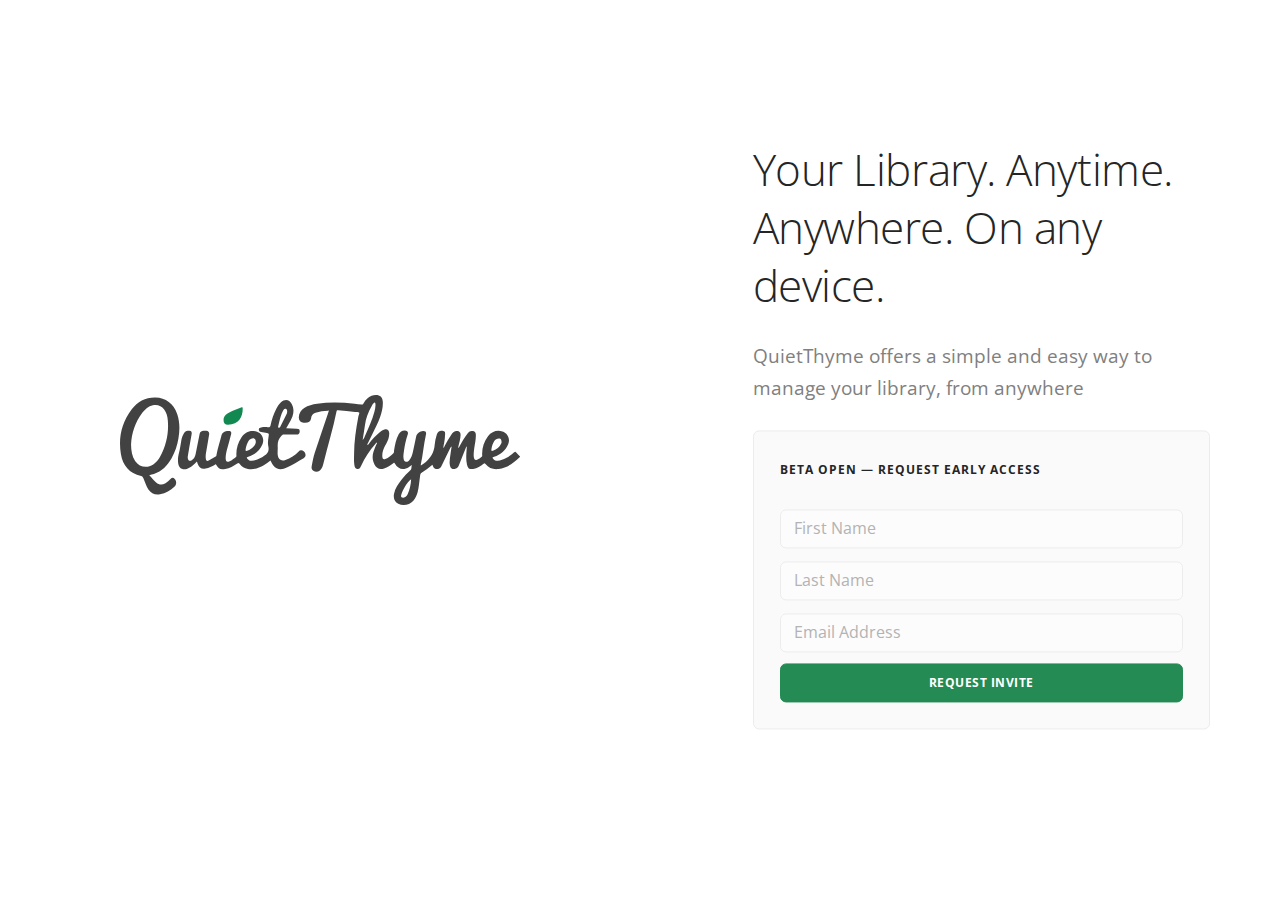
<file: index.html>
<!doctype html>
<html lang="en">
<head>
    <meta charset="utf-8">
    <title>QuietThyme - Cloud Ebook Manager</title>
    <meta name="viewport" content="width=device-width, initial-scale=1.0">
    <meta name="description" content="QuietThyme Cloud Ebook Manager. Your Library. Anytime. Anywhere. On any device.">
    <link href="css/bootstrap.css" rel="stylesheet" type="text/css" media="all" />
    <link href="css/stack-interface.css" rel="stylesheet" type="text/css" media="all" />
    <link href="css/theme.css" rel="stylesheet" type="text/css" media="all" />
    <link href="css/custom.css" rel="stylesheet" type="text/css" media="all" />
    <link href="https://fonts.googleapis.com/css?family=Open+Sans:200,300,400,400i,500,600,700%7CMerriweather:300,300i" rel="stylesheet">
    <link href="https://fonts.googleapis.com/icon?family=Material+Icons" rel="stylesheet">

    <style>
        img.vcenter {
            position: absolute;
            top: 50%;
            left: 50%;
            width: 400px;
            height: 300px;
            margin-top: -150px;
            margin-left: -200px;
        }
    </style>
</head>
<body class=" ">
<a id="start"></a>

<div class="main-container">
    <section class="imageblock switchable feature-large height-100 ">
        <div class="imageblock__content col-md-6 col-sm-4 pos-right">
            <div >
                <img class="vcenter" src="logo-large.png.svg" />
            </div>
        </div>
        <div class="container pos-vertical-center">
            <div class="row">
                <div class="col-md-5 col-sm-7">
                    <h1>Your Library. Anytime. Anywhere. On any device.</h1>
                    <p class="lead">
                        QuietThyme offers a simple and easy way to manage your library, from anywhere
                    </p>
                    <div class="bg--secondary boxed boxed--border">
                        <form id="mc-embedded-subscribe-form" class="form--active" action="//quietthyme.us8.list-manage.com/subscribe/post?u=0f529bc6bad5f9aac832775fa&amp;id=5b7049537f" method="post" data-success="Thanks for signing up.  Please check your inbox for a confirmation email." data-error="Please provide your name and email address and agree to the terms.">
                            <h6 class="type--uppercase">Beta Open &mdash; Request Early Access</h6>
                            <input id="mce-FNAME" class="validate-required" type="text" name="FNAME" placeholder="First Name" />
                            <input id="mce-LNAME" class="validate-required" type="text" name="LNAME" placeholder="Last Name" />
                            <input id="mce-EMAIL" class="validate-required validate-email" type="email" name="EMAIL" placeholder="Email Address" />

                            <button id="mc-embedded-subscribe" type="submit" class="btn btn--primary type--uppercase">Request Invite</button>
                            <!-- real people should not fill this in and expect good things - do not remove this or risk form bot signups-->
                            <div style="position: absolute; left: -5000px;" aria-hidden="true"><input type="text" name="b_0f529bc6bad5f9aac832775fa_5b7049537f" tabindex="-1" value=""></div>
                        </form>
                    </div>
                </div>
            </div>
            <!--end of row-->
        </div>
        <!--end of container-->
    </section>
</div>
<script>
    (function(i,s,o,g,r,a,m){i['GoogleAnalyticsObject']=r;i[r]=i[r]||function(){
                (i[r].q=i[r].q||[]).push(arguments)},i[r].l=1*new Date();a=s.createElement(o),
            m=s.getElementsByTagName(o)[0];a.async=1;a.src=g;m.parentNode.insertBefore(a,m)
    })(window,document,'script','https://www.google-analytics.com/analytics.js','ga');

    ga('create', 'UA-34294116-1', 'auto');
    ga('send', 'pageview');

</script>

</body>
</html>
</file>
<file: css/stack-interface.css>
@font-face {
  font-family: 'stack-interface';
  src: url('../fonts/stack-interface.eot?33839631');
  src: url('../fonts/stack-interface.eot?33839631#iefix') format('embedded-opentype'),
       url('../fonts/stack-interface.woff2?33839631') format('woff2'),
       url('../fonts/stack-interface.woff?33839631') format('woff'),
       url('../fonts/stack-interface.ttf?33839631') format('truetype'),
       url('../fonts/stack-interface.svg?33839631#stack-interface') format('svg');
  font-weight: normal;
  font-style: normal;
}
/* Chrome hack: SVG is rendered more smooth in Windozze. 100% magic, uncomment if you need it. */
/* Note, that will break hinting! In other OS-es font will be not as sharp as it could be */
/*
@media screen and (-webkit-min-device-pixel-ratio:0) {
  @font-face {
    font-family: 'stack-interface';
    src: url('../font/stack-interface.svg?34857618#stack-interface') format('svg');
  }
}
*/
 
 [class^="stack-"]:before, [class*=" stack-"]:before {
  font-family: "stack-interface";
  font-style: normal;
  font-weight: normal;
  speak: none;
 
  display: inline-block;
  text-decoration: inherit;
  width: 1em;
  margin-right: .2em;
  text-align: center;
  /* opacity: .8; */
 
  /* For safety - reset parent styles, that can break glyph codes*/
  font-variant: normal;
  text-transform: none;
 
  /* fix buttons height, for twitter bootstrap */
  line-height: 1em;
 
  /* Animation center compensation - margins should be symmetric */
  /* remove if not needed */
  margin-left: .2em;
 
  /* you can be more comfortable with increased icons size */
  /* font-size: 120%; */
 
  /* Font smoothing. That was taken from TWBS */
  -webkit-font-smoothing: antialiased;
  -moz-osx-font-smoothing: grayscale;
 
  /* Uncomment for 3D effect */
  /* text-shadow: 1px 1px 1px rgba(127, 127, 127, 0.3); */
}
 
.stack-down-open-big:before { content: '\e800'; } /* '' */
.stack-left-open-big:before { content: '\e801'; } /* '' */
.stack-right-open-big:before { content: '\e802'; } /* '' */
.stack-up-open-big:before { content: '\e803'; } /* '' */
.stack-basket:before { content: '\e804'; } /* '' */
.stack-search:before { content: '\e805'; } /* '' */
.stack-down-dir:before { content: '\e806'; } /* '' */
.stack-left-dir:before { content: '\e807'; } /* '' */
.stack-right-dir:before { content: '\e808'; } /* '' */
.stack-up-dir:before { content: '\e809'; } /* '' */
.stack-down-open:before { content: '\e80a'; } /* '' */
.stack-left-open:before { content: '\e80b'; } /* '' */
.stack-right-open:before { content: '\e80c'; } /* '' */
.stack-up-open:before { content: '\e80d'; } /* '' */
.stack-menu:before { content: '\e80e'; } /* '' */
.stack-users:before { content: '\e80f'; } /* '' */
.stack-publish:before { content: '\e810'; } /* '' */
.stack-trash:before { content: '\e811'; } /* '' */
.stack-bell:before { content: '\e812'; } /* '' */
.stack-cog:before { content: '\e813'; } /* '' */
.stack-plus-circled:before { content: '\e814'; } /* '' */
.stack-dot-3:before { content: '\e815'; } /* '' */
</file>
<file: css/custom.css>
/*! Place your custom styles here */
</file>
<file: css/theme.css>
/**!**************/
/**! Contents **/
/**! 01. Reset **/
/**! 02. Typography **/
/**! 03. Position **/
/**! 04. Element Size **/
/**! 05. Images **/
/**! 06. Buttons **/
/**! 07. Icons **/
/**! 08. Lists **/
/**! 09. Lightbox **/
/**! 10. Menus **/
/**! 11. Dropdowns **/
/**! 12. Form Elements **/
/**! 13. Accordions **/
/**! 14. Breadcrumbs **/
/**! 15. Radials **/
/**! 16. Tabs **/
/**! 17. Boxes **/
/**! 18. Sliders Flickity **/
/**! 19. Hover Elements **/
/**! 20. Masonry **/
/**! 21. Modals **/
/**! 22. Maps **/
/**! 23. Parallax **/
/**! 24. Notifications **/
/**! 25. Video **/
/**! 26. Colors **/
/**! 27. Image Blocks **/
/**! 28. MailChimp & Campaign Monitor **/
/**! 29. Twitter **/
/**! 30. Transitions **/
/**! 31. Switchable Sections **/
/**! 32. Typed Effect **/
/**! 33. Gradient BG **/
/**! 34. Bars **/
/**! 35. Navigation In Page **/
/**! 36. Helper Classes **/
/**! 37. Spacing **/
/**! 38. Boxed Layout **/
/**! 39. Wizard **/
/**! 40. Alerts **/
/**! 41. Theme Overrides **/
/**!**************/
/**!**************/
/**!**************/
/**! 01. Reset **/
*,
h1,
h2,
h3,
h4,
h5,
h6,
p,
ul,
a {
  margin: 0;
  padding: 0;
}
/**! 02. Typography **/
html {
  font-size: 87.5%;
}
@media all and (max-width: 768px) {
  html {
    font-size: 81.25%;
  }
}
body {
  font-size: 1em;
  line-height: 1.85714286em;
  -webkit-font-smoothing: antialiased;
  -moz-osx-font-smoothing: grayscale;
  font-family: 'Open Sans', 'Helvetica', 'Arial', sans-serif;
  color: #666666;
  font-weight: 400;
}
h1,
h2,
h3,
h4,
h5,
h6,
.h1,
.h2,
.h3,
.h4,
.h5,
.h6 {
  font-family: 'Open Sans', 'Helvetica', 'Arial', sans-serif;
  color: #252525;
  font-weight: 300;
  font-variant-ligatures: common-ligatures;
  margin-top: 0;
  margin-bottom: 0;
}
h1,
.h1 {
  font-size: 3.14285714em;
  line-height: 1.31818182em;
}
h2,
.h2 {
  font-size: 2.35714286em;
  line-height: 1.36363636em;
}
h3,
.h3 {
  font-size: 1.78571429em;
  line-height: 1.5em;
}
h4,
.h4 {
  font-size: 1.35714286em;
  line-height: 1.36842105em;
}
h5,
.h5 {
  font-size: 1em;
  line-height: 1.85714286em;
}
h6,
.h6 {
  font-size: 0.85714286em;
  line-height: 2.16666667em;
}
.lead {
  font-size: 1.35714286em;
  line-height: 1.68421053em;
}
@media all and (max-width: 767px) {
  h1,
  .h1 {
    font-size: 2.35714286em;
    line-height: 1.36363636em;
  }
  h2,
  .h2 {
    font-size: 1.78571429em;
    line-height: 1.5em;
  }
  h3,
  .h3 {
    font-size: 1.35714286em;
    line-height: 1.85714286em;
  }
  .lead {
    font-size: 1.35714286em;
    line-height: 1.36842105em;
  }
}
p,
ul,
ol,
pre,
table,
blockquote {
  margin-bottom: 1.85714286em;
}
ul,
ol {
  list-style: none;
  line-height: 1.85714286em;
}
ul.bullets {
  list-style: inside;
}
ol {
  list-style-type: upper-roman;
  list-style-position: inside;
}
blockquote {
  font-size: 1.78571429em;
  line-height: 1.5em;
  padding: 0;
  margin: 0;
  border-left: 0;
}
strong {
  font-weight: 600;
}
hr {
  margin: 1.85714286em 0;
  border-color: #fafafa;
}
a:hover,
a:focus,
a:active {
  text-decoration: none;
  outline: none;
}
/*! Typography -- Helpers */
.type--fade {
  opacity: .5;
}
.type--uppercase {
  text-transform: uppercase;
}
.type--bold {
  font-weight: bold;
}
.type--italic {
  font-style: italic;
}
.type--fine-print {
  font-size: 0.85714286em;
}
.type--strikethrough {
  text-decoration: line-through;
  opacity: .5;
}
.type--underline {
  text-decoration: underline;
}
.type--body-font {
  font-family: 'Open Sans', 'Helvetica';
}
/**! 03. Position **/
body {
  overflow-x: hidden;
}
.pos-relative {
  position: relative;
}
.pos-absolute {
  position: absolute;
}
.pos-absolute.container {
  left: 0;
  right: 0;
}
.pos-top {
  top: 0;
}
.pos-bottom {
  bottom: 0;
}
.pos-right {
  right: 0;
}
.pos-left {
  left: 0;
}
.float-left {
  float: left;
}
.float-right {
  float: right;
}
@media all and (max-width: 767px) {
  .float-left,
  .float-right {
    float: none;
  }
  .float-left-xs {
    float: left;
  }
  .float-right-xs {
    float: right;
  }
}
.pos-vertical-center {
  position: relative;
  top: 50%;
  transform: translateY(-50%);
  -webkit-transform: translateY(-50%);
}
@media all and (max-width: 767px) {
  .pos-vertical-center {
    top: 0;
    transform: none;
    -webkit-transform: none;
  }
}
@media all and (max-height: 600px) {
  .pos-vertical-center {
    top: 0;
    transform: none;
    -webkit-transform: none;
  }
}
.pos-vertical-align-columns {
  display: table;
  table-layout: fixed;
  width: 100%;
}
.pos-vertical-align-columns > div[class*='col-'] {
  display: table-cell;
  float: none;
  vertical-align: middle;
}
@media all and (max-width: 990px) {
  .pos-vertical-align-columns {
    display: block;
    width: auto;
  }
  .pos-vertical-align-columns > div[class*='col-'] {
    display: block;
  }
}
.inline-block {
  display: inline-block;
}
.block {
  display: block;
}
@media all and (max-width: 767px) {
  .block--xs {
    display: block;
  }
}
@media all and (max-width: 990px) {
  .text-center-md {
    text-align: center;
  }
  .text-left-md {
    text-align: left;
  }
  .text-right-md {
    text-align: right;
  }
}
@media all and (max-width: 767px) {
  .text-center-xs {
    text-align: center;
  }
  .text-left-xs {
    text-align: left;
  }
  .text-right-xs {
    text-align: right;
  }
}
/**! 04. Element Size **/
.height-100,
.height-90,
.height-80,
.height-70,
.height-60,
.height-50,
.height-40,
.height-30,
.height-20,
.height-10 {
  height: auto;
  padding: 5em 0;
}
@media all and (max-width: 767px) {
  .height-100,
  .height-90,
  .height-80,
  .height-70,
  .height-60,
  .height-50,
  .height-40,
  .height-30,
  .height-20,
  .height-10 {
    height: auto;
    padding: 4em 0;
  }
}
@media all and (min-height: 600px) and (min-width: 767px) {
  .height-10 {
    height: 10vh;
  }
  .height-20 {
    height: 20vh;
  }
  .height-30 {
    height: 30vh;
  }
  .height-40 {
    height: 40vh;
  }
  .height-50 {
    height: 50vh;
  }
  .height-60 {
    height: 60vh;
  }
  .height-70 {
    height: 70vh;
  }
  .height-80 {
    height: 80vh;
  }
  .height-90 {
    height: 90vh;
  }
  .height-100 {
    height: 100vh;
  }
}
section.height-auto {
  height: auto;
}
section.height-auto .pos-vertical-center {
  top: 0;
  position: relative;
  transform: none;
}
@media all and (max-width: 767px) {
  div[class*='col-'][class*='height-'] {
    padding-top: 5.57142857em !important;
    padding-bottom: 5.57142857em !important;
  }
}
/**! 05. Images **/
img {
  max-width: 100%;
  margin-bottom: 1.85714286em;
}
/*p+img, img:last-child{
	margin-bottom: 0;
}*/
.img--fullwidth {
  width: 100%;
}
[data-grid="2"].masonry {
  -webkit-column-count: 2;
  -webkit-column-gap: 0;
  -moz-column-count: 2;
  -moz-column-gap: 0;
  column-count: 2;
  column-gap: 0;
}
[data-grid="2"].masonry li {
  width: 100%;
  float: none;
}
[data-grid="2"] li {
  width: 50%;
  display: inline-block;
}
[data-grid="3"].masonry {
  -webkit-column-count: 3;
  -webkit-column-gap: 0;
  -moz-column-count: 3;
  -moz-column-gap: 0;
  column-count: 3;
  column-gap: 0;
}
[data-grid="3"].masonry li {
  width: 100%;
  float: none;
}
[data-grid="3"] li {
  width: 33.33333333%;
  display: inline-block;
}
[data-grid="4"].masonry {
  -webkit-column-count: 4;
  -webkit-column-gap: 0;
  -moz-column-count: 4;
  -moz-column-gap: 0;
  column-count: 4;
  column-gap: 0;
}
[data-grid="4"].masonry li {
  width: 100%;
  float: none;
}
[data-grid="4"] li {
  width: 25%;
  display: inline-block;
}
[data-grid="5"].masonry {
  -webkit-column-count: 5;
  -webkit-column-gap: 0;
  -moz-column-count: 5;
  -moz-column-gap: 0;
  column-count: 5;
  column-gap: 0;
}
[data-grid="5"].masonry li {
  width: 100%;
  float: none;
}
[data-grid="5"] li {
  width: 20%;
  display: inline-block;
}
[data-grid="6"].masonry {
  -webkit-column-count: 6;
  -webkit-column-gap: 0;
  -moz-column-count: 6;
  -moz-column-gap: 0;
  column-count: 6;
  column-gap: 0;
}
[data-grid="6"].masonry li {
  width: 100%;
  float: none;
}
[data-grid="6"] li {
  width: 16.66666667%;
  display: inline-block;
}
[data-grid="7"].masonry {
  -webkit-column-count: 7;
  -webkit-column-gap: 0;
  -moz-column-count: 7;
  -moz-column-gap: 0;
  column-count: 7;
  column-gap: 0;
}
[data-grid="7"].masonry li {
  width: 100%;
  float: none;
}
[data-grid="7"] li {
  width: 14.28571429%;
  display: inline-block;
}
[data-grid="8"].masonry {
  -webkit-column-count: 8;
  -webkit-column-gap: 0;
  -moz-column-count: 8;
  -moz-column-gap: 0;
  column-count: 8;
  column-gap: 0;
}
[data-grid="8"].masonry li {
  width: 100%;
  float: none;
}
[data-grid="8"] li {
  width: 12.5%;
  display: inline-block;
}
@media all and (max-width: 767px) {
  [data-grid]:not(.masonry) li {
    width: 33.333333%;
  }
  [data-grid="2"]:not(.masonry) li {
    width: 50%;
  }
  [data-grid].masonry {
    -webkit-column-count: 1;
    -moz-column-count: 1;
    column-count: 1;
  }
}
.background-image-holder {
  position: absolute;
  height: 100%;
  top: 0;
  left: 0;
  background-size: cover !important;
  background-position: 50% 50% !important;
  z-index: 0;
  transition: opacity .3s linear;
  -webkit-transition: opacity .3s linear;
  opacity: 0;
  background: #252525;
}
.background-image-holder:not([class*='col-']) {
  width: 100%;
}
.background-image-holder.background--bottom {
  background-position: 50% 100% !important;
}
.background-image-holder.background--top {
  background-position: 50% 0% !important;
}
.image--light .background-image-holder {
  background: none;
}
.background-image-holder img {
  display: none;
}
[data-overlay] {
  position: relative;
}
[data-overlay]:before {
  position: absolute;
  content: '';
  background: #252525;
  width: 100%;
  height: 100%;
  top: 0;
  left: 0;
  z-index: 1;
}
[data-overlay] *:not(.container):not(.background-image-holder) {
  z-index: 2;
}
[data-overlay].image--light:before {
  background: #fff;
}
[data-overlay].bg--primary:before {
  background: #238b53;
}
[data-overlay="1"]:before {
  opacity: 0.1;
}
[data-overlay="2"]:before {
  opacity: 0.2;
}
[data-overlay="3"]:before {
  opacity: 0.3;
}
[data-overlay="4"]:before {
  opacity: 0.4;
}
[data-overlay="5"]:before {
  opacity: 0.5;
}
[data-overlay="6"]:before {
  opacity: 0.6;
}
[data-overlay="7"]:before {
  opacity: 0.7;
}
[data-overlay="8"]:before {
  opacity: 0.8;
}
[data-overlay="9"]:before {
  opacity: 0.9;
}
[data-overlay="10"]:before {
  opacity: 1;
}
[data-overlay="0"]:before {
  opacity: 0;
}
[data-scrim-bottom] {
  position: relative;
}
[data-scrim-bottom]:before {
  position: absolute;
  content: '';
  width: 100%;
  height: 80%;
  background: -moz-linear-gradient(top, rgba(0, 0, 0, 0) 0%, #252525 100%);
  /* FF3.6+ */
  background: -webkit-gradient(linear, left top, left bottom, color-stop(0%, rgba(0, 0, 0, 0)), color-stop(100%, #252525));
  /* Chrome,Safari4+ */
  background: -webkit-linear-gradient(top, rgba(0, 0, 0, 0) 0%, #252525 100%);
  /* Chrome10+,Safari5.1+ */
  background: -o-linear-gradient(top, rgba(0, 0, 0, 0) 0%, #252525 100%);
  /* Opera 11.10+ */
  background: -ms-linear-gradient(top, rgba(0, 0, 0, 0) 0%, #252525 100%);
  /* IE10+ */
  background: linear-gradient(to bottom, rgba(0, 0, 0, 0) 0%, #252525 100%);
  bottom: 0;
  left: 0;
  z-index: 1;
  backface-visibility: hidden;
}
[data-scrim-bottom]:not(.image--light) h1,
[data-scrim-bottom]:not(.image--light) h2,
[data-scrim-bottom]:not(.image--light) h3,
[data-scrim-bottom]:not(.image--light) h4,
[data-scrim-bottom]:not(.image--light) h5,
[data-scrim-bottom]:not(.image--light) h6 {
  color: #a5a5a5;
  color: #f1f1f1;
}
[data-scrim-bottom]:not(.image--light) p,
[data-scrim-bottom]:not(.image--light) span,
[data-scrim-bottom]:not(.image--light) ul {
  color: #e6e6e6;
}
[data-scrim-bottom].image--light:before {
  background: #fff;
}
[data-scrim-bottom="1"]:before {
  opacity: 0.1;
}
[data-scrim-bottom="2"]:before {
  opacity: 0.2;
}
[data-scrim-bottom="3"]:before {
  opacity: 0.3;
}
[data-scrim-bottom="4"]:before {
  opacity: 0.4;
}
[data-scrim-bottom="5"]:before {
  opacity: 0.5;
}
[data-scrim-bottom="6"]:before {
  opacity: 0.6;
}
[data-scrim-bottom="7"]:before {
  opacity: 0.7;
}
[data-scrim-bottom="8"]:before {
  opacity: 0.8;
}
[data-scrim-bottom="9"]:before {
  opacity: 0.9;
}
[data-scrim-bottom="10"]:before {
  opacity: 1;
}
[data-scrim-top] {
  position: relative;
}
[data-scrim-top]:before {
  position: absolute;
  content: '';
  width: 100%;
  height: 80%;
  background: -moz-linear-gradient(bottom, #252525 0%, rgba(0, 0, 0, 0) 100%);
  /* FF3.6+ */
  background: -webkit-gradient(linear, left bottom, left bottom, color-stop(0%, #252525), color-stop(100%, rgba(0, 0, 0, 0)));
  /* Chrome,Safari4+ */
  background: -webkit-linear-gradient(bottom, #252525 0%, rgba(0, 0, 0, 0) 100%);
  /* Chrome10+,Safari5.1+ */
  background: -o-linear-gradient(bottom, #252525 0%, rgba(0, 0, 0, 0) 100%);
  /* Opera 11.10+ */
  background: -ms-linear-gradient(bottom, #252525 0%, rgba(0, 0, 0, 0) 100%);
  /* IE10+ */
  background: linear-gradient(to bottom, #252525 0%, rgba(0, 0, 0, 0) 100%);
  top: 0;
  left: 0;
  z-index: 1;
}
[data-scrim-top]:not(.image--light) h1,
[data-scrim-top]:not(.image--light) h2,
[data-scrim-top]:not(.image--light) h3,
[data-scrim-top]:not(.image--light) h4,
[data-scrim-top]:not(.image--light) h5,
[data-scrim-top]:not(.image--light) h6 {
  color: #fff;
}
[data-scrim-top]:not(.image--light) p,
[data-scrim-top]:not(.image--light) span,
[data-scrim-top]:not(.image--light) ul {
  color: #e6e6e6;
}
[data-scrim-top].image--light:before {
  background: #fff;
}
[data-scrim-top="1"]:before {
  opacity: 0.1;
}
[data-scrim-top="2"]:before {
  opacity: 0.2;
}
[data-scrim-top="3"]:before {
  opacity: 0.3;
}
[data-scrim-top="4"]:before {
  opacity: 0.4;
}
[data-scrim-top="5"]:before {
  opacity: 0.5;
}
[data-scrim-top="6"]:before {
  opacity: 0.6;
}
[data-scrim-top="7"]:before {
  opacity: 0.7;
}
[data-scrim-top="8"]:before {
  opacity: 0.8;
}
[data-scrim-top="9"]:before {
  opacity: 0.9;
}
[data-scrim-top="10"]:before {
  opacity: 1;
}
.imagebg {
  position: relative;
}
.imagebg .container {
  z-index: 2;
}
.imagebg .container:not(.pos-absolute) {
  position: relative;
}
.imagebg:not(.image--light) h1,
.imagebg:not(.image--light) h2,
.imagebg:not(.image--light) h3,
.imagebg:not(.image--light) h4,
.imagebg:not(.image--light) h5,
.imagebg:not(.image--light) h6,
.imagebg:not(.image--light) p,
.imagebg:not(.image--light) ul,
.imagebg:not(.image--light) blockquote {
  color: #fff;
}
.imagebg:not(.image--light) .bg--white h1,
.imagebg:not(.image--light) .bg--white h2,
.imagebg:not(.image--light) .bg--white h3,
.imagebg:not(.image--light) .bg--white h4,
.imagebg:not(.image--light) .bg--white h5,
.imagebg:not(.image--light) .bg--white h6 {
  color: #252525;
}
.imagebg:not(.image--light) .bg--white p,
.imagebg:not(.image--light) .bg--white ul {
  color: #666666;
}
div[data-overlay] h1,
div[data-overlay] h2,
div[data-overlay] h3,
div[data-overlay] h4,
div[data-overlay] h5,
div[data-overlay] h6 {
  color: #fff;
}
div[data-overlay] p,
div[data-overlay] ul {
  color: #fff;
}
.parallax {
  overflow: hidden;
}
.parallax .background-image-holder {
  transition: none !important;
  -webkit-transition: none !important;
  -moz-transition: none !important;
}
.image--xxs {
  max-height: 1.85714286em;
}
.image--xs {
  max-height: 3.71428571em;
}
.image--sm {
  max-height: 5.57142857em;
}
/**! 06. Buttons **/
.btn {
  font-family: 'Open Sans', 'Helvetica', 'Arial', sans-serif;
  transition: 0.1s linear;
  -webkit-transition: 0.1s linear;
  -moz-transition: 0.1s linear;
  border-radius: 6px;
  padding-top: 0.46428571em;
  padding-bottom: 0.46428571em;
  padding-right: 2.78571429em;
  padding-left: 2.78571429em;
  border: 1px solid #252525;
  border-width: 1px;
  font-size: inherit;
  line-height: 1.85714286em;
}
.btn .btn__text,
.btn i {
  color: #252525;
  border-color: #252525;
  font-weight: 700;
  font-size: 0.85714286em;
}
.btn[class*='col-'] {
  margin-left: 0;
  margin-right: 0;
}
.btn:active {
  box-shadow: none;
  -webkit-box-shadow: none;
}
.btn.bg--facebook,
.btn.bg--twitter,
.btn.bg--instagram,
.btn.bg--googleplus,
.btn.bg--pinterest,
.btn.bg--dribbble,
.btn.bg--behance,
.btn.bg--dark {
  border-color: rgba(0, 0, 0, 0) !important;
}
.btn.bg--facebook .btn__text,
.btn.bg--twitter .btn__text,
.btn.bg--instagram .btn__text,
.btn.bg--googleplus .btn__text,
.btn.bg--pinterest .btn__text,
.btn.bg--dribbble .btn__text,
.btn.bg--behance .btn__text,
.btn.bg--dark .btn__text {
  color: #fff;
}
.btn.bg--facebook .btn__text i,
.btn.bg--twitter .btn__text i,
.btn.bg--instagram .btn__text i,
.btn.bg--googleplus .btn__text i,
.btn.bg--pinterest .btn__text i,
.btn.bg--dribbble .btn__text i,
.btn.bg--behance .btn__text i,
.btn.bg--dark .btn__text i {
  color: #fff;
}
.btn.bg--facebook:hover,
.btn.bg--twitter:hover,
.btn.bg--instagram:hover,
.btn.bg--googleplus:hover,
.btn.bg--pinterest:hover,
.btn.bg--dribbble:hover,
.btn.bg--behance:hover,
.btn.bg--dark:hover {
  opacity: .9;
}
.btn.bg--error {
  background: #e23636;
  border-color: #e23636 !important;
}
.btn.bg--error:hover {
  background: #e54c4c;
  border-color: #e54c4c !important;
  color: #fff !important;
}
.btn.bg--error .btn__text {
  color: #fff;
}
.btn.bg--error .btn__text i {
  color: #fff;
}
@media all and (min-width: 768px) {
  .btn + .btn {
    margin-left: 1.85714286em;
  }
}
.btn:first-child {
  margin-left: 0;
}
.btn:last-child {
  margin-right: 0;
}
.btn--xs {
  padding-top: 0;
  padding-bottom: 0;
  padding-right: 1.39285714em;
  padding-left: 1.39285714em;
}
.btn--sm {
  padding-top: 0.30952381em;
  padding-bottom: 0.30952381em;
  padding-right: 1.85714286em;
  padding-left: 1.85714286em;
}
.btn--lg {
  padding-top: 0.58035714em;
  padding-bottom: 0.58035714em;
  padding-right: 3.48214286em;
  padding-left: 3.48214286em;
}
.btn--lg .btn__text {
  font-size: 1.07142857em;
}
.btn--primary,
.btn--primary:visited {
  background: #238b53;
  border-color: #238b53;
}
.btn--primary .btn__text,
.btn--primary:visited .btn__text {
  color: #fff;
}
.btn--primary .btn__text i,
.btn--primary:visited .btn__text i {
  color: #fff;
}
.btn--primary:hover {
  background: #289f5f;
}
.btn--primary:active {
  background: #1e7747;
}
.btn--primary-1,
.btn--primary-1:visited {
  background: #282729;
  border-color: #282729;
}
.btn--primary-1 .btn__text,
.btn--primary-1:visited .btn__text {
  color: #fff;
}
.btn--primary-1:hover {
  background: #353336;
}
.btn--primary-1:active {
  background: #1b1b1c;
}
.btn--primary-2,
.btn--primary-2:visited {
  background: #669e4b;
  border-color: #669e4b;
}
.btn--primary-2 .btn__text,
.btn--primary-2:visited .btn__text {
  color: #fff;
}
.btn--primary-2:hover {
  background: #72ae54;
}
.btn--primary-2:active {
  background: #5b8d43;
}
.btn--secondary {
  background: #fafafa;
  border-color: #fafafa;
}
.btn--secondary:hover {
  background: #ffffff;
}
.btn--secondary:active {
  background: #f5f5f5;
}
.btn--white {
  background: #fff;
  color: #252525;
  border-color: #fff;
}
.btn--white i {
  color: #252525;
}
.btn--transparent {
  background: none;
  border-color: rgba(0, 0, 0, 0);
  padding-left: 0;
  padding-right: 0;
}
.btn--transparent.btn--white .btn__text {
  color: #fff;
}
.btn--unfilled {
  background: none;
}
.btn--unfilled.btn--white .btn__text {
  color: #fff;
}
.btn--unfilled.btn--white i {
  color: #fff;
}
.btn--floating {
  position: fixed;
  bottom: 3.71428571em;
  right: 3.71428571em;
  z-index: 10;
}
/**! 07. Icons **/
.icon {
  line-height: 1em;
  font-size: 3.14285714em;
}
.icon--xs {
  font-size: 1em;
}
.icon--sm {
  font-size: 2.35714286em;
}
.icon--lg {
  font-size: 5.57142857em;
}
/**! 08. Lists **/
ul:last-child {
  margin: 0;
}
.list-inline li {
  padding: 0 1em;
  margin-left: 0;
}
.list-inline li:first-child {
  padding-left: 0;
}
.list-inline li:last-child {
  padding-right: 0;
}
.list-inline.list-inline--narrow li {
  padding: 0 .5em;
}
.list-inline.list-inline--wide li {
  padding: 0 2em;
}
/**! 09. Lightbox **/
.lb-outerContainer {
  border-radius: 0;
}
.lb-outerContainer .lb-container {
  padding: 0;
}
.lb-outerContainer .lb-container img {
  margin: 0;
}
.lightbox-gallery {
  overflow: hidden;
}
.lightbox-gallery li {
  float: left;
}
.lightbox-gallery li img {
  margin: 0;
  width: 100%;
}
.lightbox-gallery.gallery--gaps li {
  padding: 0.46428571em;
}
/**! 10. Menus **/
.menu-horizontal > li:not(:hover) > a,
.menu-horizontal > li:not(:hover) > span,
.menu-horizontal > li:not(:hover) > .modal-instance > .modal-trigger {
  opacity: .5;
}
.menu-horizontal > li > a,
.menu-horizontal > li > span,
.menu-horizontal > li > .modal-instance > .modal-trigger {
  transition: 0.3s ease;
  -webkit-transition: 0.3s ease;
  -moz-transition: 0.3s ease;
  color: #252525;
}
.menu-horizontal > li > a:hover,
.menu-horizontal > li > span:hover,
.menu-horizontal > li > .modal-instance > .modal-trigger:hover {
  color: #252525;
}
.bg--dark .menu-horizontal > li > a,
.bg--dark .menu-horizontal > li > span {
  color: #fff;
}
.bg--dark .menu-horizontal > li > a:hover,
.bg--dark .menu-horizontal > li > span:hover {
  color: #fff;
}
.menu-vertical {
  width: 100%;
}
.menu-vertical li {
  width: 100%;
}
.menu-vertical li a {
  font-weight: normal;
}
@media all and (min-width: 990px) {
  .menu-horizontal {
    display: inline-block;
  }
  .menu-horizontal > li {
    display: inline-block;
  }
  .menu-horizontal > li:not(:last-child) {
    margin-right: 1.85714286em;
  }
  .menu-vertical {
    display: inline-block;
  }
  .menu-vertical li {
    white-space: nowrap;
  }
  .menu-vertical .dropdown__container {
    top: 0;
  }
  .menu-vertical .dropdown__container .dropdown__content:not([class*='bg-']) {
    background: #ffffff;
  }
  .menu-vertical .dropdown__container .dropdown__content {
    transform: translateX(75%);
  }
}
/**! 11. Dropdowns **/
.dropdown {
  position: relative;
}
.dropdown .dropdown__container {
  transition: 0.3s ease;
  -webkit-transition: 0.3s ease;
  -moz-transition: 0.3s ease;
  opacity: 0;
  pointer-events: none;
  position: absolute;
  z-index: 999;
}
.dropdown .dropdown__container .dropdown__container:before {
  height: 0;
}
.dropdown .dropdown__content {
  padding: 1.85714286em;
}
.dropdown .dropdown__content:not([class*='col-']) {
  width: 18.57142857em;
}
.dropdown .dropdown__content:not([class*='bg-']) {
  background: #ffffff;
}
.dropdown .dropdown__content:not([class='bg--dark']) .menu-vertical a {
  color: #666666;
}
.dropdown .dropdown__trigger {
  cursor: pointer;
  user-select: none;
}
.dropdown.dropdown--active > .dropdown__container {
  opacity: 1;
}
.dropdown.dropdown--active > .dropdown__container > .container > .row > .dropdown__content {
  pointer-events: all;
}
@media all and (min-width: 991px) {
  .dropdown .dropdown__container:before {
    height: 0.92857143em;
    width: 100%;
    content: '';
    display: block;
  }
  .dropdown .dropdown__content.dropdown__content--md {
    padding: 2.78571429em;
  }
  .dropdown .dropdown__content.dropdown__content--lg {
    padding: 3.71428571em;
  }
  .dropdown .dropdown__content.dropdown__content--xlg {
    padding: 4.64285714em;
  }
}
@media all and (max-width: 767px) {
  .dropdown .dropdown__container {
    min-width: 100%;
    position: relative;
    display: none;
  }
  .dropdown .dropdown__content {
    padding: 1.85714286em;
    left: 0 !important;
  }
  .dropdown.dropdown--active > .dropdown__container {
    display: block;
  }
}
body.dropdowns--hover .dropdown:not(.dropdown--click):hover > .dropdown__container {
  opacity: 1;
}
body.dropdowns--hover .dropdown:not(.dropdown--click):hover > .dropdown__container:before {
  pointer-events: all;
}
body.dropdowns--hover .dropdown:not(.dropdown--click):hover > .dropdown__container .dropdown__content {
  pointer-events: all;
}
body:not(.dropdowns--hover) .dropdown.dropdown--hover:hover > .dropdown__container {
  opacity: 1;
}
body:not(.dropdowns--hover) .dropdown.dropdown--hover:hover > .dropdown__container:before {
  pointer-events: all;
}
body:not(.dropdowns--hover) .dropdown.dropdown--hover:hover > .dropdown__container .dropdown__content {
  pointer-events: all;
}
@media all and (max-width: 990px) {
  body.dropdowns--hover .dropdown:not(.dropdown--click).dropdown--active > .dropdown__container {
    display: block;
  }
  body.dropdowns--hover .dropdown:not(.dropdown--click).dropdown--active > .dropdown__container:before {
    pointer-events: all;
  }
}
@media all and (max-width: 767px) {
  .dropdown.dropdown--absolute .dropdown__container {
    position: absolute;
  }
}
/**! 12. Form Elements **/
form {
  max-width: 100%;
}
form + form {
  margin-top: 30px;
}
form:before,
form:after {
  content: ".";
  display: block;
  height: 0;
  overflow: hidden;
}
form:after {
  clear: both;
}
label {
  margin: 0;
  font-size: 1.14285714em;
  font-weight: 400;
}
input[type],
textarea,
select {
  -webkit-appearance: none;
  background: #fcfcfc;
  padding: 0.46428571em;
  border-radius: 6px;
  border: 1px solid #ececec;
}
input[type]:focus,
textarea:focus,
select:focus {
  outline: none;
}
input[type]:active,
textarea:active,
select:active {
  outline: none;
}
input[type]::-webkit-input-placeholder,
textarea::-webkit-input-placeholder,
select::-webkit-input-placeholder {
  color: #b3b3b3;
  font-size: 1.14285714em;
}
input[type]:-moz-placeholder,
textarea:-moz-placeholder,
select:-moz-placeholder {
  /* Firefox 18- */
  color: #b3b3b3;
  font-size: 1.14285714em;
}
input[type]::-moz-placeholder,
textarea::-moz-placeholder,
select::-moz-placeholder {
  /* Firefox 19+ */
  color: #b3b3b3;
  font-size: 1.14285714em;
}
input[type]:-ms-input-placeholder,
textarea:-ms-input-placeholder,
select:-ms-input-placeholder {
  color: #b3b3b3;
  font-size: 1.14285714em;
}
input[type="image"] {
  border: none;
  padding: none;
  width: auto;
}
textarea {
  display: block;
  width: 100%;
  max-width: 100%;
}
select {
  cursor: pointer;
  padding-right: 1.85714286em;
  -webkit-appearance: none;
}
select::ms-expand {
  display: none;
}
input[type="submit"] {
  background: none;
  outline: none;
  border: none;
  background: #238b53;
  padding: 0.46428571em 2.78571429em 0.46428571em 2.78571429em;
  color: #fff;
}
@keyframes load {
  0% {
    opacity: 0;
    width: 0;
  }
  50% {
    width: 100%;
    opacity: .8;
    left: 0;
  }
  100% {
    left: 100%;
    opacity: 0;
  }
}
button {
  background: none;
}
button[type="submit"].btn--loading {
  position: relative;
  overflow: hidden;
  pointer-events: none;
  color: rgba(0, 0, 0, 0);
}
button[type="submit"].btn--loading * {
  opacity: 0;
}
button[type="submit"].btn--loading:after {
  content: '';
  position: absolute;
  width: 0;
  height: 100%;
  background: #ddd;
  animation: load 1.5s ease-out infinite;
  left: 0;
  top: 0;
}
button[type="submit"].btn--loading .btn__text {
  opacity: 0;
}
button:focus {
  outline: none !important;
}
button.bg--error {
  color: #fff;
}
.input-icon {
  position: relative;
}
.input-icon i {
  -webkit-user-select: none;
  -moz-user-select: none;
  -ms-user-select: none;
  user-select: none;
  cursor: default;
  position: absolute;
}
.input-checkbox,
.input-radio,
.input-select {
  -webkit-user-select: none;
  -moz-user-select: none;
  -ms-user-select: none;
  user-select: none;
  display: inline-block;
}
.input-checkbox input,
.input-radio input,
.input-select input {
  opacity: 0 !important;
  height: 0 !important;
  width: 0 !important;
  position: absolute !important;
}
.input-checkbox label,
.input-radio label,
.input-select label {
  display: block !important;
  cursor: pointer;
}
.input-checkbox {
  padding: 0;
}
.input-checkbox label {
  width: 1.85714286em;
  height: 1.85714286em;
  border-radius: 6px;
  background: #000;
}
.input-radio {
  padding: 0;
}
.input-radio label {
  width: 1.85714286em;
  height: 1.85714286em;
  border-radius: 50%;
  background: #000;
}
.input-select {
  position: relative;
}
.input-select i {
  position: absolute;
  top: 50%;
  transform: translateY(-50%);
  -webkit-transform: translateY(-50%);
  right: 1em;
  font-size: .87em;
}
.input-file {
  position: relative;
  display: inline-block;
}
.input-file input {
  display: none;
}
.form-error {
  margin-top: 1.5625em;
  padding: 0.78125em;
  background: #D84D4D;
  color: #fff;
  position: fixed;
  min-width: 350px;
  left: 50%;
  bottom: 1.5625em;
  transform: translate3d(-50%, 0, 0);
  -webkit-transform: translate3d(-50%, 0, 0);
  z-index: 999;
  box-shadow: 0 1px 3px rgba(0, 0, 0, 0.12), 0 1px 2px rgba(0, 0, 0, 0.24);
  box-shadow: 0px 0px 15px 0px rgba(0, 0, 0, 0.1);
}
.form-success {
  margin-top: 1.5625em;
  padding: 0.78125em;
  background: #1DC020;
  color: #fff;
  position: fixed;
  min-width: 350px;
  left: 50%;
  bottom: 1.5625em;
  transform: translate3d(-50%, 0, 0);
  -webkit-transform: translate3d(-50%, 0, 0);
  z-index: 999;
  box-shadow: 0 1px 3px rgba(0, 0, 0, 0.12), 0 1px 2px rgba(0, 0, 0, 0.24);
  box-shadow: 0px 0px 15px 0px rgba(0, 0, 0, 0.1);
}
.attempted-submit .field-error {
  border-color: #D84D4D !important;
}
.attempted-submit div.recaptcha.field-error {
  border-color: #D84D4D !important;
  border-style: solid;
  border: 1px solid;
  border-radius: 5px;
  padding: 5px;
}
div.recaptcha iframe {
  min-height: 0;
}
/**! 13. Accordions **/
.accordion li .accordion__title,
.accordion li .accordion__content,
.accordion li .accordion__content * {
  transition: 0.3s linear;
  -webkit-transition: 0.3s linear;
  -moz-transition: 0.3s linear;
}
.accordion li .accordion__title {
  cursor: pointer;
  padding: 0.46428571em 0.92857143em;
  border: 1px solid #ececec;
  border-bottom: none;
  background: none;
  -webkit-user-select: none;
  -moz-user-select: none;
  -ms-user-select: none;
  user-select: none;
}
.accordion li:last-child .accordion__title {
  border-bottom: 1px solid #ececec;
}
.accordion li .accordion__content {
  opacity: 0;
  visibility: hidden;
  max-height: 0;
}
.accordion li .accordion__content > * {
  display: none;
}
.accordion li .accordion__content > *:first-child {
  padding-top: 0;
}
.accordion li .accordion__content > *:last-child {
  padding-bottom: 0;
}
.accordion li.active .accordion__title {
  background: #238b53;
  border-bottom: 1px solid #ececec;
}
.accordion li.active .accordion__content {
  opacity: 1;
  visibility: visible;
  max-height: 500px;
}
.accordion li.active .accordion__content > * {
  display: inline-block;
}
/**! 14. Breadcrumbs **/
.breadcrumb {
  padding: 0;
  margin: 0;
  background: none;
  display: inline-block;
}
.breadcrumb li {
  font-size: 1em;
}
.breadcrumb li + li:before {
  padding: 0 0.46428571em;
}
/**! 15. Pie Charts **/
.radial {
  position: relative;
}
.radial .radial__label {
  position: absolute;
  top: 50%;
  left: 50%;
  transform: translateX(-50%) translateY(-50%);
  -webkit-transform: translateX(-50%) translateY(-50%);
  margin-bottom: 0;
}
/**! 16. Tabs **/
.tabs {
  display: block;
  margin-bottom: 0;
}
.tabs > li {
  display: inline-block;
  opacity: .5;
  transition: 0.3s ease;
  -webkit-transition: 0.3s ease;
  -moz-transition: 0.3s ease;
  -webkit-user-select: none;
  -moz-user-select: none;
  -ms-user-select: none;
  user-select: none;
}
.tabs > .active,
.tabs:hover {
  opacity: 1;
}
.tabs .tab__title {
  cursor: pointer;
}
.tabs .tab__title:not(.btn) {
  padding: 0 1.85714286em;
}
.tabs li:first-child .tab__title:not(.btn) {
  padding-left: 0;
}
.tabs .tab__content {
  display: none;
}
.tabs-content {
  margin-top: 1em;
}
.tabs-content li > .tab__content {
  width: 100%;
  display: none;
}
.tabs-content > .active > .tab__content {
  display: block;
}
.tabs-container[data-content-align="left"] .tabs-content {
  text-align: left;
}
@media all and (max-width: 767px) {
  .tabs-content > li:not(.active) .tab__content {
    display: none !important;
  }
}
/**! 17. Boxes **/
.boxed {
  position: relative;
  overflow: hidden;
  padding: 1.85714286em;
  margin-bottom: 30px;
}
.boxed.boxed--lg {
  padding: 2.78571429em;
}
.boxed.boxed--sm {
  padding: 1.23809524em;
}
.boxed.boxed--border {
  border: 1px solid #ececec;
}
.boxed > div[class*='col-']:first-child:not(.boxed) {
  padding-left: 0;
}
.boxed > div[class*='col-']:last-child:not(.boxed) {
  padding-right: 0;
}
img + .boxed {
  margin-top: -1.85714286em;
}
@media all and (max-width: 767px) {
  .boxed {
    padding: 1.23809524em;
    margin-bottom: 15px;
  }
  .boxed.boxed--lg {
    padding: 1.23809524em;
  }
  .boxed div[class*='col-']:not(.boxed) {
    padding: 0;
  }
  .boxed:last-child {
    margin-bottom: 15px;
  }
}
/**! 18. Sliders Flickity **/
.slides:not(.flickity-enabled) li.imagebg:not(:first-child) {
  display: none;
}
.slides:not(.flickity-enabled) li.imagebg:first-child {
  background: #252525;
  animation: backgroundLoad .5s ease alternate infinite;
}
.slides:not(.flickity-enabled) li.imagebg:first-child .container {
  opacity: 0;
}
@keyframes backgroundLoad {
  0% {
    background: #252525;
  }
  100% {
    background: #3f3f3f;
  }
}
.slider.height-10 {
  height: auto;
}
.slider.height-10 .slides .flickity-slider > li {
  height: 10vh;
  padding: 0;
}
@media all and (min-width: 768px) {
  .slider.height-10 .slides li.imagebg {
    min-height: 10vh;
  }
}
.slider.height-20 {
  height: auto;
}
.slider.height-20 .slides .flickity-slider > li {
  height: 20vh;
  padding: 0;
}
@media all and (min-width: 768px) {
  .slider.height-20 .slides li.imagebg {
    min-height: 20vh;
  }
}
.slider.height-30 {
  height: auto;
}
.slider.height-30 .slides .flickity-slider > li {
  height: 30vh;
  padding: 0;
}
@media all and (min-width: 768px) {
  .slider.height-30 .slides li.imagebg {
    min-height: 30vh;
  }
}
.slider.height-40 {
  height: auto;
}
.slider.height-40 .slides .flickity-slider > li {
  height: 40vh;
  padding: 0;
}
@media all and (min-width: 768px) {
  .slider.height-40 .slides li.imagebg {
    min-height: 40vh;
  }
}
.slider.height-50 {
  height: auto;
}
.slider.height-50 .slides .flickity-slider > li {
  height: 50vh;
  padding: 0;
}
@media all and (min-width: 768px) {
  .slider.height-50 .slides li.imagebg {
    min-height: 50vh;
  }
}
.slider.height-60 {
  height: auto;
}
.slider.height-60 .slides .flickity-slider > li {
  height: 60vh;
  padding: 0;
}
@media all and (min-width: 768px) {
  .slider.height-60 .slides li.imagebg {
    min-height: 60vh;
  }
}
.slider.height-70 {
  height: auto;
}
.slider.height-70 .slides .flickity-slider > li {
  height: 70vh;
  padding: 0;
}
@media all and (min-width: 768px) {
  .slider.height-70 .slides li.imagebg {
    min-height: 70vh;
  }
}
.slider.height-80 {
  height: auto;
}
.slider.height-80 .slides .flickity-slider > li {
  height: 80vh;
  padding: 0;
}
@media all and (min-width: 768px) {
  .slider.height-80 .slides li.imagebg {
    min-height: 80vh;
  }
}
.slider.height-90 {
  height: auto;
}
.slider.height-90 .slides .flickity-slider > li {
  height: 90vh;
  padding: 0;
}
@media all and (min-width: 768px) {
  .slider.height-90 .slides li.imagebg {
    min-height: 90vh;
  }
}
.slider.height-100 {
  height: auto;
}
.slider.height-100 .slides .flickity-slider > li {
  height: 100vh;
  padding: 0;
}
@media all and (min-width: 768px) {
  .slider.height-100 .slides li.imagebg {
    min-height: 100vh;
  }
}
.slider .slides .flickity-slider > li:not([class*='col-']) {
  width: 100%;
}
.slider .slides.slides--gapless li[class*='col-'] {
  padding-left: 0;
  padding-right: 0;
}
.slider[data-arrows="true"].slider--arrows-hover:not(:hover) .flickity-prev-next-button {
  opacity: 0;
}
.slider[data-paging="true"]:not(section) {
  margin-bottom: 3.71428571em;
}
.slider[data-paging="true"]:not(section) .flickity-page-dots {
  bottom: -3.71428571em;
}
.slider[data-paging="true"]:not([class*='text-']) .flickity-page-dots {
  text-align: center;
}
.slider[data-children="1"] .flickity-prev-next-button {
  display: none;
}
.slider:not([data-paging="true"]) .slides {
  margin: 0;
}
.slider.controls--dark .flickity-page-dots .dot {
  background: #252525;
}
.slider.controls--dark .flickity-prev-next-button:before {
  color: #252525;
}
section.slider {
  padding: 0;
}
section.slider.height-10 {
  height: auto;
}
section.slider.height-10 .slides .flickity-slider > li {
  height: 10vh;
  padding: 0;
}
@media all and (min-width: 768px) {
  section.slider.height-10 .slides li.imagebg {
    min-height: 10vh;
  }
}
section.slider.height-20 {
  height: auto;
}
section.slider.height-20 .slides .flickity-slider > li {
  height: 20vh;
  padding: 0;
}
@media all and (min-width: 768px) {
  section.slider.height-20 .slides li.imagebg {
    min-height: 20vh;
  }
}
section.slider.height-30 {
  height: auto;
}
section.slider.height-30 .slides .flickity-slider > li {
  height: 30vh;
  padding: 0;
}
@media all and (min-width: 768px) {
  section.slider.height-30 .slides li.imagebg {
    min-height: 30vh;
  }
}
section.slider.height-40 {
  height: auto;
}
section.slider.height-40 .slides .flickity-slider > li {
  height: 40vh;
  padding: 0;
}
@media all and (min-width: 768px) {
  section.slider.height-40 .slides li.imagebg {
    min-height: 40vh;
  }
}
section.slider.height-50 {
  height: auto;
}
section.slider.height-50 .slides .flickity-slider > li {
  height: 50vh;
  padding: 0;
}
@media all and (min-width: 768px) {
  section.slider.height-50 .slides li.imagebg {
    min-height: 50vh;
  }
}
section.slider.height-60 {
  height: auto;
}
section.slider.height-60 .slides .flickity-slider > li {
  height: 60vh;
  padding: 0;
}
@media all and (min-width: 768px) {
  section.slider.height-60 .slides li.imagebg {
    min-height: 60vh;
  }
}
section.slider.height-70 {
  height: auto;
}
section.slider.height-70 .slides .flickity-slider > li {
  height: 70vh;
  padding: 0;
}
@media all and (min-width: 768px) {
  section.slider.height-70 .slides li.imagebg {
    min-height: 70vh;
  }
}
section.slider.height-80 {
  height: auto;
}
section.slider.height-80 .slides .flickity-slider > li {
  height: 80vh;
  padding: 0;
}
@media all and (min-width: 768px) {
  section.slider.height-80 .slides li.imagebg {
    min-height: 80vh;
  }
}
section.slider.height-90 {
  height: auto;
}
section.slider.height-90 .slides .flickity-slider > li {
  height: 90vh;
  padding: 0;
}
@media all and (min-width: 768px) {
  section.slider.height-90 .slides li.imagebg {
    min-height: 90vh;
  }
}
section.slider.height-100 {
  height: auto;
}
section.slider.height-100 .slides .flickity-slider > li {
  height: 100vh;
  padding: 0;
}
@media all and (min-width: 768px) {
  section.slider.height-100 .slides li.imagebg {
    min-height: 100vh;
  }
}
section.slider[data-paging="true"] .flickity-page-dots {
  bottom: 1.85714286em;
}
section.slider:not(.image--light)[data-paging="true"] .flickity-page-dots .dot {
  background: #fff;
}
section.slider .slides {
  margin: 0;
}
@media all and (max-width: 767px) {
  section.slider[class*='height-'] .slides .flickity-slider > li {
    height: auto;
    padding: 7.42857143em 0;
  }
  section.slider.space--lg .slides .flickity-slider > li {
    padding: 11.14285714em 0;
  }
  section.slider.space--xlg .slides .flickity-slider > li {
    padding: 11.14285714em 0;
  }
}
section.bg--dark .slider[data-paging="true"] .flickity-page-dots .dot,
section.bg--primary .slider[data-paging="true"] .flickity-page-dots .dot {
  background: #fff;
}
.flickity-page-dots .dot {
  transition: 0.3s ease;
  -webkit-transition: 0.3s ease;
  -moz-transition: 0.3s ease;
  width: 8px;
  height: 8px;
  border-radius: 50%;
  background: #252525;
  border: none;
  margin: 0 0.46428571em;
}
.flickity-page-dots .dot:hover:not(.is-selected) {
  opacity: .6;
}
.text-center .flickity-page-dots,
section.slider .flickity-page-dots {
  text-align: center;
}
.flickity-prev-next-button svg {
  display: none;
}
.flickity-prev-next-button:before {
  font-family: 'stack-interface';
  content: "\e80c";
  font-size: 1em;
  font-weight: normal;
}
.flickity-prev-next-button.previous:before {
  content: "\e80b";
}
.imagebg:not(.image--light) .flickity-page-dots .dot,
.bg--dark .flickity-page-dots .dot {
  background: #fff;
}
/**! 19. Hover Elements **/
.hover-element {
  position: relative;
  overflow: hidden;
  margin-bottom: 30px;
}
.hover-element * {
  transition: 0.3s ease;
  -webkit-transition: 0.3s ease;
  -moz-transition: 0.3s ease;
}
.hover-element .hover-element__reveal {
  position: absolute;
  top: 0;
  left: 0;
  opacity: 0;
  width: 100%;
  height: 100%;
}
.hover-element .hover-element__reveal .boxed {
  height: 100%;
}
.hover-element:hover .hover-element__reveal,
.hover-element.hover--active .hover-element__reveal {
  opacity: 1;
}
.hover-element img {
  margin-bottom: 0;
}
@media all and (max-width: 1024px) {
  .hover-element {
    cursor: pointer;
  }
}
.row:last-child div[class*='col-']:last-child .hover-element {
  margin-bottom: 0;
}
/**! 20. Masonry **/
.masonry .masonry__container.masonry--active .masonry__item {
  opacity: 1;
  pointer-events: initial;
}
.masonry .masonry__container .masonry__item {
  opacity: 0;
  pointer-events: none;
}
.masonry .masonry__filters li {
  display: inline-block;
  cursor: pointer;
  text-transform: capitalize;
  -webkit-user-select: none;
  -moz-user-select: none;
  -ms-user-select: none;
  user-select: none;
}
.masonry .masonry__filters li.active {
  cursor: default;
}
.masonry.masonry--gapless .masonry__item {
  padding: 0 !important;
  margin-bottom: 0;
}
/**! 21. Modals **/
.modal-instance .modal-body {
  display: none;
}
.modal-container {
  transition: 0.3s linear;
  -webkit-transition: 0.3s linear;
  -moz-transition: 0.3s linear;
  padding: 0;
  visibility: hidden;
  opacity: 0;
  z-index: -1;
  position: fixed;
  width: 100%;
  height: 100%;
  top: 0;
  left: 0;
}
.modal-container.modal-active {
  opacity: 1;
  visibility: visible;
  z-index: 999;
}
.modal-container:before {
  background: rgba(0, 0, 0, 0.85);
  content: '';
  position: fixed;
  width: 100%;
  height: 100%;
  top: 0;
  left: 0;
  z-index: 1;
}
.modal-container .modal-content {
  backface-visibility: hidden;
  position: fixed;
  z-index: 2;
  top: 50%;
  left: 50%;
  max-height: 100%;
  overflow-y: scroll;
  border: none;
  transform: translate3d(-50%, -50%, 0);
  -webkit-transform: translate3d(-50%, -50%, 0);
  padding: 0;
  border-radius: 0;
  box-shadow: none;
}
.modal-container .modal-content:not(.height--natural) {
  width: 50%;
  height: 50%;
}
.modal-container .modal-content .modal-close-cross {
  cursor: pointer;
  position: absolute;
  opacity: .5;
  transition: 0.1s linear;
  -webkit-transition: 0.1s linear;
  -moz-transition: 0.1s linear;
  top: 1em;
  right: 1em;
  z-index: 99;
}
.modal-container .modal-content .modal-close-cross:before {
  content: '\00D7';
  font-size: 1.5em;
}
.modal-container .modal-content .modal-close-cross:hover {
  opacity: 1;
}
.modal-container .modal-content.imagebg:not(.image--light) .modal-close-cross:before {
  color: #fff;
}
.modal-container .modal-content iframe {
  width: 100%;
  outline: none;
  border: none;
  height: 100%;
  backface-visibility: hidden;
}
.modal-container .modal-content iframe:first-child + .modal-close-cross:last-child {
  top: -3.71428571em;
}
@media all and (max-width: 767px) {
  .modal-container .modal-content {
    width: 97% !important;
    height: auto !important;
    padding-top: 2em;
    padding-bottom: 2em;
  }
}
/**! 22. Maps **/
.map-container {
  position: relative;
  overflow: hidden;
}
.map-container iframe,
.map-container .map-canvas {
  position: absolute;
  width: 100%;
  height: 100%;
  top: 0;
}
/**! 23. Parallax **/
.parallax > .background-image-holder,
.parallax .slides li > .background-image-holder {
  height: 100%;
  min-height: 100vh;
  top: -50vh;
  transition: opacity 0.3s ease !important;
  -webkit-transition: opacity 0.3s ease !important;
  -webkit-transform-style: preserve-3d;
}
.parallax:first-child .slides li > .background-image-holder,
.parallax:first-child .background-image-holder {
  top: 0;
}
.main-container > a:first-child + .parallax .background-image-holder {
  top: 0;
}
@media all and (max-width: 1024px) {
  .parallax > .background-image-holder,
  .parallax .slides li > .background-image-holder {
    top: 0 !important;
    transform: none !important;
    -webkit-transform: none !important;
    height: 100%;
  }
}
/**! 24. Notifications **/
.notification {
  max-width: 100%;
  box-shadow: 0 1px 3px rgba(0, 0, 0, 0.12), 0 1px 2px rgba(0, 0, 0, 0.24);
  position: fixed;
  z-index: 99;
  pointer-events: none;
  padding: 0;
  margin: 1em;
  opacity: 0;
  transition: 0.3s linear;
  -webkit-transition: 0.3s linear;
  -moz-transition: 0.3s linear;
}
.notification:not([class*='bg-']) {
  background: #fff;
}
.notification[class*='col-'] {
  min-width: 400px;
}
.notification .notification-close-cross {
  position: absolute;
  top: 1em;
  z-index: 99;
  right: 1em;
  cursor: pointer;
  transition: 0.1s linear;
  -webkit-transition: 0.1s linear;
  -moz-transition: 0.1s linear;
  opacity: .7;
}
.notification .notification-close-cross:before {
  content: '\00D7';
  font-size: 1.5em;
}
.notification .notification-close-cross:hover {
  opacity: 1;
}
.notification.notification--reveal {
  z-index: 99;
  pointer-events: initial;
}
.notification.notification--reveal[data-animation="from-bottom"] {
  animation: from-bottom 0.3s linear 0s forwards;
  -webkit-animation: from-bottom 0.3s linear 0s forwards;
  -moz-animation: from-bottom 0.3s linear 0s forwards;
}
.notification.notification--reveal[data-animation="from-top"] {
  animation: from-top 0.3s linear 0s forwards;
  -webkit-animation: from-top 0.3s linear 0s forwards;
  -moz-animation: from-top 0.3s linear 0s forwards;
}
.notification.notification--reveal[data-animation="from-left"] {
  animation: from-left 0.3s linear 0s forwards;
  -webkit-animation: from-left 0.3s linear 0s forwards;
  -moz-animation: from-left 0.3s linear 0s forwards;
}
.notification.notification--reveal[data-animation="from-right"] {
  animation: from-right 0.3s linear 0s forwards;
  -webkit-animation: from-right 0.3s linear 0s forwards;
  -moz-animation: from-right 0.3s linear 0s forwards;
}
.notification.notification--dismissed {
  animation: fade-out 0.4s linear 0s forwards !important;
  -webkit-animation: fade-out 0.4s linear 0s forwards !important;
  -moz-animation: fade-out 0.4s linear 0s forwards !important;
  pointer-events: none;
}
.bg--dark + .notification-close-cross:before {
  color: #fff;
}
a[data-notification-link] {
  text-decoration: none;
}
a[data-notification-link]:hover {
  text-decoration: none;
}
@media all and (max-width: 767px) {
  .notification[class*='col-'] {
    min-width: 0;
  }
}
@keyframes from-bottom {
  from {
    transform: translate3d(0, 100%, 0);
    -webkit-transform: translate3d(0, 100%, 0);
    opacity: 0;
  }
  to {
    transform: translate3d(0, 0, 0);
    -webkit-transform: translate3d(0, 0, 0);
    opacity: 1;
  }
}
@-moz-keyframes from-bottom {
  from {
    transform: translate3d(0, 100%, 0);
    -webkit-transform: translate3d(0, 100%, 0);
    opacity: 0;
  }
  to {
    transform: translate3d(0, 0, 0);
    -webkit-transform: translate3d(0, 0, 0);
    opacity: 1;
  }
}
@-webkit-keyframes from-bottom {
  from {
    transform: translate3d(0, 100%, 0);
    -webkit-transform: translate3d(0, 100%, 0);
    opacity: 0;
  }
  to {
    transform: translate3d(0, 0, 0);
    -webkit-transform: translate3d(0, 0, 0);
    opacity: 1;
  }
}
@keyframes from-top {
  from {
    transform: translate3d(0, -100%, 0);
    -webkit-transform: translate3d(0, -100%, 0);
    opacity: 0;
  }
  to {
    transform: translate3d(0, 0, 0);
    -webkit-transform: translate3d(0, 0, 0);
    opacity: 1;
  }
}
@-moz-keyframes from-top {
  from {
    transform: translate3d(0, -100%, 0);
    -webkit-transform: translate3d(0, -100%, 0);
    opacity: 0;
  }
  to {
    transform: translate3d(0, 0, 0);
    -webkit-transform: translate3d(0, 0, 0);
    opacity: 1;
  }
}
@-webkit-keyframes from-top {
  from {
    transform: translate3d(0, -100%, 0);
    -webkit-transform: translate3d(0, -100%, 0);
    opacity: 0;
  }
  to {
    transform: translate3d(0, 0, 0);
    -webkit-transform: translate3d(0, 0, 0);
    opacity: 1;
  }
}
@keyframes from-left {
  from {
    transform: translate3d(-100%, 0, 0);
    -webkit-transform: translate3d(-100%, 0, 0);
    opacity: 0;
  }
  to {
    transform: translate3d(0, 0, 0);
    -webkit-transform: translate3d(0, 0, 0);
    opacity: 1;
  }
}
@-moz-keyframes from-left {
  from {
    transform: translate3d(-100%, 0, 0);
    -webkit-transform: translate3d(-100%, 0, 0);
    opacity: 0;
  }
  to {
    transform: translate3d(0, 0, 0);
    -webkit-transform: translate3d(0, 0, 0);
    opacity: 1;
  }
}
@-webkit-keyframes from-left {
  from {
    transform: translate3d(-100%, 0, 0);
    -webkit-transform: translate3d(-100%, 0, 0);
    opacity: 0;
  }
  to {
    transform: translate3d(0, 0, 0);
    -webkit-transform: translate3d(0, 0, 0);
    opacity: 1;
  }
}
@keyframes from-right {
  from {
    transform: translate3d(100%, 0, 0);
    -webkit-transform: translate3d(100%, 0, 0);
    opacity: 1;
  }
  to {
    transform: translate3d(0, 0, 0);
    -webkit-transform: translate3d(0, 0, 0);
    opacity: 1;
  }
}
@-moz-keyframes from-right {
  from {
    transform: translate3d(100%, 0, 0);
    -webkit-transform: translate3d(100%, 0, 0);
    opacity: 0;
  }
  to {
    transform: translate3d(0, 0, 0);
    -webkit-transform: translate3d(0, 0, 0);
    opacity: 1;
  }
}
@-webkit-keyframes from-right {
  from {
    transform: translate3d(100%, 0, 0);
    -webkit-transform: translate3d(100%, 0, 0);
    opacity: 0;
  }
  to {
    transform: translate3d(0, 0, 0);
    -webkit-transform: translate3d(0, 0, 0);
    opacity: 1;
  }
}
@keyframes fade-out {
  0% {
    opacity: 1;
  }
  100% {
    opacity: 0;
  }
}
@-webkit-keyframes fade-out {
  0% {
    opacity: 1;
  }
  100% {
    opacity: 0;
  }
}
@-moz-keyframes fade-out {
  0% {
    opacity: 1;
  }
  100% {
    opacity: 0;
  }
}
/**! 25. Video **/
iframe {
  width: 100%;
  min-height: 350px;
  border: none;
}
@media all and (max-width: 767px) {
  iframe {
    min-height: 220px;
  }
}
.videobg {
  background: #252525;
  position: relative;
  overflow: hidden;
}
.videobg .container,
.videobg .background-image-holder {
  opacity: 0;
  transition: 0.3s linear;
  -webkit-transition: 0.3s linear;
  -moz-transition: 0.3s linear;
}
.videobg .background-image-holder {
  opacity: 0 !important;
}
.videobg.video-active .container {
  opacity: 1;
}
.videobg.video-active .loading-indicator {
  opacity: 0;
  visibility: hidden;
}
.videobg video {
  object-fit: cover;
  height: 100%;
  min-width: 100%;
  position: absolute;
  top: 0;
  z-index: 0 !important;
  left: 0;
}
@media all and (max-width: 1024px) {
  .videobg .background-image-holder,
  .videobg .container {
    opacity: 1 !important;
  }
  .videobg .loading-indicator {
    display: none;
  }
  .videobg video {
    display: none;
  }
}
.youtube-background {
  position: absolute;
  height: 100%;
  width: 100%;
  top: 0;
  z-index: 0 !important;
}
.youtube-background .mb_YTPBar {
  opacity: 0;
  height: 0;
  visibility: hidden;
}
@media all and (max-width: 1024px) {
  .youtube-background {
    display: none;
  }
}
.loading-indicator {
  position: absolute !important;
  top: 50%;
  left: 50%;
  z-index: 99 !important;
  width: 50px;
  height: 50px;
  margin-top: -25px;
  margin-left: -25px;
  background-color: #fff;
  border-radius: 100%;
  -webkit-animation: loading-spinner 1s infinite ease-in-out;
  animation: loading-spinner 1s infinite ease-in-out;
  transition: 0.3s linear;
  -webkit-transition: 0.3s linear;
  -moz-transition: 0.3s linear;
}
@-webkit-keyframes loading-spinner {
  0% {
    -webkit-transform: scale(0);
  }
  100% {
    -webkit-transform: scale(1);
    opacity: 0;
  }
}
@keyframes loading-spinner {
  0% {
    -webkit-transform: scale(0);
    transform: scale(0);
  }
  100% {
    -webkit-transform: scale(1);
    transform: scale(1);
    opacity: 0;
  }
}
.video-cover {
  position: relative;
}
.video-cover video {
  max-width: 100%;
}
.video-cover iframe {
  background: #252525;
}
.video-cover .background-image-holder {
  z-index: 3;
}
.video-cover .video-play-icon {
  position: absolute;
  top: 50%;
  left: 50%;
  transform: translate3d(-50%, -50%, 0);
  -webkit-transform: translate3d(-50%, -50%, 0);
}
.video-cover .video-play-icon,
.video-cover .background-image-holder {
  transition: 0.3s linear;
  -webkit-transition: 0.3s linear;
  -moz-transition: 0.3s linear;
}
.video-cover.reveal-video .video-play-icon,
.video-cover.reveal-video .background-image-holder {
  opacity: 0 !important;
  pointer-events: none;
}
.video-cover[data-scrim-bottom]:before,
.video-cover[data-overlay]:before,
.video-cover[data-scrim-top]:before {
  transition: 0.3s linear;
  -webkit-transition: 0.3s linear;
  -moz-transition: 0.3s linear;
  z-index: 4;
}
.video-cover.reveal-video[data-scrim-bottom]:before,
.video-cover.reveal-video[data-overlay]:before,
.video-cover.reveal-video[data-scrim-top]:before {
  opacity: 0;
  pointer-events: none;
}
.video-play-icon {
  width: 7.42857143em;
  height: 7.42857143em;
  border-radius: 50%;
  position: relative;
  z-index: 4;
  display: inline-block;
  border: 2px solid #ffffff;
  cursor: pointer;
  background: #ffffff;
}
.video-play-icon.video-play-icon--sm {
  width: 3.71428571em;
  height: 3.71428571em;
}
.video-play-icon.video-play-icon--sm:before {
  border-width: 4px 0 4px 9px;
}
.video-play-icon.video-play-icon--xs {
  width: 1.85714286em;
  height: 1.85714286em;
}
.video-play-icon.video-play-icon--xs:before {
  border-width: 3px 0 3px 6px;
  margin-left: -3px;
}
.video-play-icon.bg--primary:before {
  border-color: transparent transparent transparent #fff;
}
.video-play-icon:before {
  position: absolute;
  top: 50%;
  margin-top: -5px;
  left: 50%;
  margin-left: -4px;
  content: '';
  width: 0;
  height: 0;
  border-style: solid;
  border-width: 6px 0 6px 12px;
  border-color: transparent transparent transparent #ffffff;
  border-color: transparent transparent transparent #808080;
}
.video-play-icon.video-play-icon--dark {
  border-color: #252525;
  background: #252525;
}
.video-play-icon.video-play-icon--dark:before {
  border-color: transparent transparent transparent #252525;
}
.video-play-icon.video-play-icon--dark:before {
  border-color: transparent transparent transparent #fff;
}
@media all and (max-width: 767px) {
  .video-play-icon {
    width: 4.95238095em;
    height: 4.95238095em;
  }
}
div[class*='col-'][class*='-12']:not([class*='xs-12']) .video-cover iframe {
  min-height: 550px;
}
@media all and (max-width: 990px) {
  div[class*='col-'][class*='-12']:not([class*='xs-12']) .video-cover iframe {
    min-height: 350px;
  }
}
div[class*='col-'][class*='-10'] .video-cover iframe {
  min-height: 450px;
}
div[class*='col-'][class*='-8'] .video-cover iframe {
  min-height: 400px;
}
div[class*='col-'][class*='-6'] .video-cover iframe {
  min-height: 350px;
}
@media all and (max-width: 1200px) {
  div[class*='col-'][class*='-6'] .video-cover iframe {
    min-height: 300px;
  }
}
@media all and (max-width: 990px) {
  div[class*='col-'][class*='-6'] .video-cover iframe {
    min-height: 220px;
  }
}
@media all and (max-width: 767px) {
  div[class*='col-'] .video-cover iframe {
    min-height: 220px !important;
  }
}
.modal-container video {
  max-width: 100%;
}
/**! 26. Colors **/
body {
  background: #ffffff;
}
.color--primary {
  color: #238b53 !important;
}
a {
  color: #238b53;
}
.color--primary-1 {
  color: #282729 !important;
}
.color--primary-2 {
  color: #669e4b !important;
}
.color--white {
  color: #fff;
}
.color--dark {
  color: #252525;
}
.color--success {
  color: #4ebf56;
}
.color--error {
  color: #e23636;
}
.bg--dark {
  background: #252525;
}
.bg--dark:not(.nav-bar):not(.bar) {
  color: #ffffff;
}
.bg--dark:not(.nav-bar):not(.bar) h1,
.bg--dark:not(.nav-bar):not(.bar) h2,
.bg--dark:not(.nav-bar):not(.bar) h3,
.bg--dark:not(.nav-bar):not(.bar) h4,
.bg--dark:not(.nav-bar):not(.bar) h5,
.bg--dark:not(.nav-bar):not(.bar) h6,
.bg--dark:not(.nav-bar):not(.bar) i,
.bg--dark:not(.nav-bar):not(.bar) span:not(.btn__text),
.bg--dark:not(.nav-bar):not(.bar) p {
  color: #ffffff;
}
.bg--dark:not(.nav-bar):not(.bar) a:not(.btn) {
  color: #fff;
}
.bg--site {
  background: #ffffff;
}
.bg--secondary {
  background: #fafafa;
}
.bg--primary {
  background: #238b53;
}
.bg--primary p,
.bg--primary span,
.bg--primary ul,
.bg--primary a:not(.btn) {
  color: #fff;
}
.bg--primary h1,
.bg--primary h2,
.bg--primary h3,
.bg--primary h4,
.bg--primary h5,
.bg--primary h6,
.bg--primary i {
  color: #fff;
}
.bg--primary .color--primary {
  color: #fff !important;
}
.bg--white {
  background: #fff;
}
.bg--white p,
.bg--white span,
.bg--white ul,
.bg--white a:not(.btn) {
  color: #666666;
}
.bg--white h1,
.bg--white h2,
.bg--white h3,
.bg--white h4,
.bg--white h5,
.bg--white h6,
.bg--white i {
  color: #252525;
}
.bg--error {
  background: #e23636;
}
.bg--success {
  background: #4ebf56;
}
.imagebg:not(.image--light) .bg--white p,
.imagebg:not(.image--light) .bg--white span,
.imagebg:not(.image--light) .bg--white ul,
.imagebg:not(.image--light) .bg--white a:not(.btn) {
  color: #666666;
}
.imagebg:not(.image--light) .bg--white h1,
.imagebg:not(.image--light) .bg--white h2,
.imagebg:not(.image--light) .bg--white h3,
.imagebg:not(.image--light) .bg--white h4,
.imagebg:not(.image--light) .bg--white h5,
.imagebg:not(.image--light) .bg--white h6,
.imagebg:not(.image--light) .bg--white i {
  color: #252525;
}
.imagebg:not(.image--light) .bg--secondary {
  background: rgba(250, 250, 250, 0.2);
}
.bg--primary-1 {
  background: #282729;
}
.bg--primary-1 p,
.bg--primary-1 span,
.bg--primary-1 ul,
.bg--primary-1 a:not(.btn) {
  color: #fff;
}
.bg--primary-1 h1,
.bg--primary-1 h2,
.bg--primary-1 h3,
.bg--primary-1 h4,
.bg--primary-1 h5,
.bg--primary-1 h6,
.bg--primary-1 i {
  color: #fff;
}
.bg--primary-2 {
  background: #669e4b;
}
.bg--primary-2 p,
.bg--primary-2 span,
.bg--primary-2 ul,
.bg--primary-2 a:not(.btn) {
  color: #fff;
}
.bg--primary-2 h1,
.bg--primary-2 h2,
.bg--primary-2 h3,
.bg--primary-2 h4,
.bg--primary-2 h5,
.bg--primary-2 h6,
.bg--primary-2 i {
  color: #fff;
}
.image-bg:not(.image-light) *:not(a) {
  color: #fff;
}
.color--facebook {
  color: #3b5998;
}
.color--twitter {
  color: #00aced;
}
.color--googleplus {
  color: #dd4b39;
}
.color--instagram {
  color: #125688;
}
.color--pinterest {
  color: #cb2027;
}
.color--dribbble {
  color: #ea4c89;
}
.color--behance {
  color: #053eff;
}
.bg--facebook {
  background: #3b5998;
  color: #fff;
}
.bg--twitter {
  background: #00aced;
  color: #fff;
}
.bg--googleplus {
  background: #dd4b39;
  color: #fff;
}
.bg--instagram {
  background: #125688;
  color: #fff;
}
.bg--pinterest {
  background: #cb2027;
  color: #fff;
}
.bg--dribbble {
  background: #ea4c89;
  color: #fff;
}
.bg--behance {
  background: #053eff;
  color: #fff;
}
/**! 27. Image Blocks **/
.imageblock {
  position: relative;
  padding: 0;
}
.imageblock > .container,
.imageblock > div[class*='col-']:not(.imageblock__content) {
  padding-top: 7.42857143em;
  padding-bottom: 7.42857143em;
  float: none;
  overflow: hidden;
}
.imageblock.imageblock--lg > .container,
.imageblock.imageblock--lg > div[class*='col-']:not(.imageblock__content) {
  padding-top: 9.28571429em;
  padding-bottom: 9.28571429em;
  float: none;
  overflow: hidden;
}
.imageblock .imageblock__content {
  position: absolute;
  height: 100%;
  top: 0;
  z-index: 2;
  padding: 0;
}
.imageblock .imageblock__content .slider {
  position: absolute;
  width: 100%;
  height: 100%;
  top: 0;
}
.imageblock .imageblock__content .slider .slides > li {
  padding: 0;
  min-height: 100%;
  position: absolute !important;
}
.imageblock.allow-overflow .imageblock__content {
  overflow: visible;
}
@media all and (max-height: 728px) {
  .imageblock > .container,
  .imageblock > div[class*='col-']:not(.imageblock__content) {
    padding-top: 3.71428571em;
    padding-bottom: 3.71428571em;
  }
}
@media all and (max-width: 767px) {
  .imageblock[class*='space-'] {
    padding-bottom: 0;
    padding-top: 0;
  }
  .imageblock .imageblock__content {
    position: relative;
    min-height: 18.57142857em;
  }
  .imageblock > .container,
  .imageblock > div[class*='col-']:not(.imageblock__content) {
    padding-top: 5.57142857em;
    padding-bottom: 5.57142857em;
    float: none;
    overflow: hidden;
  }
  .imageblock.imageblock--lg > .container,
  .imageblock.imageblock--lg > div[class*='col-']:not(.imageblock__content) {
    padding-top: 5.57142857em;
    padding-bottom: 5.57142857em;
    float: none;
    overflow: hidden;
  }
}
/**! 28. MailChimp & Campaign Monitor **/
form[action*='createsend.com'] * {
  transition: 0.3s linear;
  -webkit-transition: 0.3s linear;
  -moz-transition: 0.3s linear;
  opacity: 0;
}
form[action*='createsend.com'].form--active * {
  opacity: 1;
}
form[action*='createsend.com'] .input-checkbox + br {
  display: none;
}
form[action*='createsend.com'].no-labels label {
  display: none;
}
form[action*='createsend.com'] br {
  display: none;
}
form[action*='createsend.com'] p > label:first-child {
  margin-bottom: 0.92857143em;
}
form[action*='list-manage.com'] h2 {
  font-family: 'Open Sans', 'Helvetica', 'Arial', sans-serif;
  color: #252525;
  font-weight: 300;
  font-variant-ligatures: common-ligatures;
  margin-top: 0;
  margin-bottom: 0;
  font-size: 1.35714286em;
  line-height: 1.36842105em;
  margin-bottom: 1.36842105263158em;
  font-weight: 400;
}
form[action*='list-manage.com'] h2.inline-block + .h4.inline-block:not(.typed-text) {
  margin-left: 0.68421052631579em;
}
form[action*='list-manage.com'] .input-group ul {
  overflow: hidden;
}
form[action*='list-manage.com'] .input-group ul li {
  float: left;
}
form[action*='list-manage.com'] * {
  transition: 0.3s linear;
  -webkit-transition: 0.3s linear;
  -moz-transition: 0.3s linear;
}
form[action*='list-manage.com'].form--active * {
  opacity: 1;
}
form[action*='list-manage.com'].no-labels label {
  display: none;
}
form[action*='list-manage.com'] .small-meta {
  font-size: 0.5em;
}
/**! 29. Twitter **/
.twitter-feed .user {
  display: none;
}
.twitter-feed .interact {
  display: none;
}
.twitter-feed .timePosted {
  font-size: .87em;
}
/**! 30. Transitions **/
[class*='transition--'] {
  transition: 0.3s ease;
  -webkit-transition: 0.3s ease;
  -moz-transition: 0.3s ease;
  opacity: 0;
}
[class*='transition--'].transition--active {
  opacity: 1;
}
.transition--scale {
  transform: scale(0.98);
  -webkit-transform: scale(0.98);
}
.transition--scale.transition--active {
  opacity: 1;
  transform: scale(1);
  -webkit-transform: scale(1);
}
.transition--slide {
  transform: translate3d(200px, 0, 0);
  -webkit-transform: translate3d(200px, 0, 0);
  transform: translate3d(30vw, 0, 0);
  -webkit-transform: translate3d(30vw, 0, 0);
}
.transition--slide.transition--active {
  transform: translate3d(0, 0, 0);
  -webkit-transform: translate3d(0, 0, 0);
}
/**! 31. Switchable Sections **/
.switchable {
  position: relative;
}
.switchable div[class*='col-']:first-child {
  float: left;
  right: auto;
}
.switchable div[class*='col-']:first-child:not([class*='pull']):not([class*='push']) {
  left: 0;
}
.switchable div[class*='col-']:last-child {
  float: right;
  left: auto;
}
.switchable div[class*='col-']:last-child:not([class*='pull']):not([class*='push']) {
  right: 0;
}
.switchable.switchable--switch div[class*='col-']:first-child {
  float: right;
  right: 0;
  left: auto;
}
.switchable.switchable--switch div[class*='col-']:first-child:not([class*='pull']):not([class*='push']) {
  left: auto;
}
.switchable.switchable--switch div[class*='col-']:last-child {
  float: left;
  left: 0;
  right: auto;
}
.switchable .switchable__text {
  margin-top: 3.71428571em;
}
.switchable > div[class*='col-'] {
  padding: 0;
}
/**! 32. Typed Effect **/
.typed-text {
  display: inline-block;
}
.typed-text.typed-text--cursor:after {
  content: '|';
  font-size: 1.2em;
  -webkit-animation: blink 0.7s infinite;
  animation: blink 0.7s infinite;
  position: relative;
  right: 6px;
}
@keyframes blink {
  0% {
    opacity: 1;
  }
  50% {
    opacity: 0;
  }
  100% {
    opacity: 1;
  }
}
@-webkit-keyframes blink {
  0% {
    opacity: 1;
  }
  50% {
    opacity: 0;
  }
  100% {
    opacity: 1;
  }
}
/**! 33. Gradient BG **/
[data-gradient-bg] {
  position: relative;
  background: #252525;
}
[data-gradient-bg] > canvas {
  position: absolute;
  width: 100%;
  height: 100%;
  top: 0;
  left: 0;
}
[data-gradient-bg] > canvas + .background-image-holder {
  opacity: .2 !important;
}
/**! 34. Bars **/
.bar {
  padding: 1.85714286em 0;
}
.bar .logo {
  margin: 0;
  position: relative;
  top: 4px;
}
.bar .menu-horizontal {
  position: relative;
  top: 6px;
}
.bar:not([class*='visible-']) + .bar {
  margin-top: 0.92857143em;
}
.bar.bar--xs {
  padding: 0.46428571em 0;
}
.bar.bar--sm {
  padding: 0.92857143em 0;
}
.bar.bar--lg {
  padding: 2.78571429em 0;
}
.bar.bar--lg .logo {
  top: 0;
}
.bar.bar--xlg {
  padding: 4.64285714em 0;
}
.bar.bar--xlg .logo {
  top: 0;
}
.bar.bg--dark .logo-dark {
  display: none;
}
.bar:not(.bg--dark):not(.bar--transparent) .logo-light {
  display: none;
}
@media all and (max-width: 767px) {
  .bar.bar--mobile-sticky[data-scroll-class*='fixed'].pos-fixed {
    position: fixed;
    width: 100%;
    background: #fff;
    z-index: 999;
  }
  .bar.bar--mobile-sticky[data-scroll-class*='fixed'] + .bar.pos-fixed {
    top: 3.71428571em;
    position: fixed;
    width: 100%;
    background: #fff;
    z-index: 999;
  }
}
@media all and (min-width: 991px) {
  .bar__module:not(:only-child) {
    display: inline-block;
  }
  .bar__module:not(:last-child) {
    margin-right: 0.92857143em;
  }
  .bar--transparent:not(.bar--dark) {
    background: none;
  }
  .bar--transparent:not(.bar--dark) .logo-dark {
    display: none;
  }
  .bar--transparent:not(.bar--dark) .logo-light {
    display: inline-block;
  }
  .bar--transparent:not(.bar--dark):not(.pos-fixed) .menu-horizontal > li > a,
  .bar--transparent:not(.bar--dark):not(.pos-fixed) .menu-horizontal > li > span {
    color: #fff;
  }
  .bar--transparent:not(.bar--dark):not(.pos-fixed) .btn:not([class*='primary']) {
    border-color: rgba(255, 255, 255, 0.3);
  }
  .bar--transparent:not(.bar--dark):not(.pos-fixed) .btn:not([class*='primary']) .btn__text {
    color: #fff;
  }
  .bar--transparent:not(.bar--dark):not(.pos-fixed) .btn:not([class*='primary']):hover {
    border-color: rgba(255, 255, 255, 0.7);
  }
  .bar--absolute {
    position: absolute;
  }
  .bar--absolute,
  .pos-fixed {
    z-index: 99;
    width: 100%;
  }
  .bar.pos-fixed {
    position: fixed;
    top: 0;
    animation: fadeInDown 0.3s ease-out forwards;
    box-shadow: 0 1px 3px rgba(0, 0, 0, 0.12), 0 1px 2px rgba(0, 0, 0, 0.24);
    box-shadow: 0px 0px 25px 0px rgba(0, 0, 0, 0.04);
  }
  .bar.pos-fixed:not([class*='bg-']) {
    background: #ffffff;
  }
  .bar.pos-fixed:not([class*='bg-']) .logo-dark {
    display: inline-block;
  }
  .bar.pos-fixed:not([class*='bg-']) .logo-light {
    display: none;
  }
  .bar.pos-fixed.bg--dark {
    background: #252525;
  }
}
@media all and (max-width: 767px) {
  .bar__module {
    margin-bottom: 0.92857143em;
  }
  .bar__module + .bar__module {
    margin-top: 1.85714286em;
  }
  .bar__module .btn {
    display: block;
  }
  .bar__module .btn + .btn {
    margin-left: 0 !important;
  }
  .bar__module .btn:not(:last-child) {
    margin-bottom: 0.92857143em;
  }
  .bar + nav.bar {
    padding-top: 0;
  }
}
/**! 35. Navigation InPage **/
.page-navigator {
  position: fixed;
  padding: 0;
  top: 50%;
  transform: translateY(-50%);
  right: 1.85714286em;
  z-index: 10;
}
.page-navigator ul {
  display: inline-block;
  padding: 0.92857143em;
  background: rgba(0, 0, 0, 0.4);
  border-radius: 1.85714286em;
  transition: all .2s ease;
}
.page-navigator ul:hover {
  background: rgba(0, 0, 0, 0.6);
}
.page-navigator ul li:not(:last-child) {
  margin-bottom: 1.85714286em;
}
@media all and (max-width: 767px) {
  .page-navigator {
    right: 0;
  }
  .page-navigator ul {
    border-radius: 1.85714286em 0 0 1.85714286em;
    padding: 1.85714286em 0.92857143em;
  }
}
.page-navigator li a {
  width: 8px;
  height: 8px;
  background: #fff;
  border-radius: 50%;
  transition: all .2s ease;
  display: block;
  position: relative;
}
.page-navigator li a:not(:hover) {
  opacity: .5;
}
.page-navigator li a.inner-link--active {
  opacity: 1;
  animation: bulge .5s ease;
  -webkit-animation: bulge .5s ease;
}
@keyframes bulge {
  0% {
    transform: scale(1);
  }
  50% {
    transform: scale(1.3);
  }
  100% {
    transform: scale(1);
  }
}
@-webkit-keyframes bulge {
  0% {
    transform: scale(1);
  }
  50% {
    transform: scale(1.3);
  }
  100% {
    transform: scale(1);
  }
}
.page-navigator li a[data-title]:before {
  content: attr(data-title);
  position: absolute;
  right: 12px;
  top: -14px;
  background: #222;
  color: #fff;
  border-radius: 6px;
  padding: 4px 8px;
  display: inline-block;
  transition: all .2s ease;
  white-space: nowrap;
}
.page-navigator li a[data-title]:not(:hover):before {
  opacity: 0;
  transform: translateX(-20px);
}
/**! 36. Helper Classes **/
.clearfix {
  overflow: hidden;
}
.allow-overflow {
  overflow: visible;
}
.container .row--gapless {
  padding-left: 15px;
  padding-right: 15px;
}
.container .row--gapless > div[class*='col-'] {
  padding: 0;
}
@media all and (max-width: 767px) {
  .text-left-xs {
    text-align: left;
  }
}
@media all and (max-width: 991px) {
  .text-left-sm {
    text-align: left;
  }
}
section > .row--gapless {
  padding-left: 0;
  padding-right: 0;
}
section > .row--gapless > div[class*='col-'] {
  padding: 0;
}
div.right {
  float: right;
}
div.left {
  float: left;
}
section.text-right > .container:last-child > .row:only-child > div[class*='col-']:only-child {
  float: right;
}
/**! 37. Spacing **/
section,
footer {
  padding-top: 7.42857143em;
  padding-bottom: 7.42857143em;
}
section.space--xxs,
footer.space--xxs {
  padding-top: 1.85714286em;
  padding-bottom: 1.85714286em;
}
section.space--xs,
footer.space--xs {
  padding-top: 3.71428571em;
  padding-bottom: 3.71428571em;
}
section.space--sm,
footer.space--sm {
  padding-top: 4.95238095em;
  padding-bottom: 4.95238095em;
}
section.space--md,
footer.space--md {
  padding-top: 11.14285714em;
  padding-bottom: 11.14285714em;
}
section.space--lg,
footer.space--lg {
  padding-top: 14.85714286em;
  padding-bottom: 14.85714286em;
}
section.space--xlg,
footer.space--xlg {
  padding-top: 29.71428571em;
  padding-bottom: 29.71428571em;
}
section.space--0,
footer.space--0 {
  padding: 0;
}
section.section--even,
footer.section--even {
  padding-top: 7.42857143em;
  padding-bottom: 7.42857143em;
}
section.space-bottom--sm,
footer.space-bottom--sm {
  padding-bottom: 4.95238095em;
}
@media all and (max-width: 767px) {
  section,
  footer,
  section.section--even {
    padding: 5.57142857em 0;
  }
  section.space--lg,
  footer.space--lg,
  section.section--even.space--lg,
  section.space--md,
  footer.space--md,
  section.section--even.space--md {
    padding: 5.57142857em 0;
  }
  section.space--xlg,
  footer.space--xlg,
  section.section--even.space--xlg {
    padding: 8.35714286em 0;
  }
}
div[class*='col-'] > div[class*='col-']:first-child {
  padding-left: 0;
}
div[class*='col-'] > div[class*='col-']:last-child {
  padding-right: 0;
}
@media all and (max-width: 767px) {
  .col-xs-6:nth-child(odd) {
    padding-right: 7.5px;
  }
  .col-xs-6:nth-child(even) {
    padding-left: 7.5px;
  }
}
@media all and (min-width: 768px) {
  .mt--1 {
    margin-top: 1.85714286em;
  }
  .mt--2 {
    margin-top: 3.71428571em;
  }
  .mt--3 {
    margin-top: 5.57142857em;
  }
  .mb--1 {
    margin-bottom: 1.85714286em;
  }
  .mb--2 {
    margin-bottom: 3.71428571em;
  }
  .mb--3 {
    margin-bottom: 5.57142857em;
  }
}
@media all and (max-width: 990px) {
  .mt--1,
  .mt--2 {
    margin-top: 1.85714286em;
  }
  .mt--3 {
    margin-top: 2.78571429em;
  }
}
.unpad {
  padding: 0;
}
.unpad--bottom {
  padding-bottom: 0;
}
.unpad--top {
  padding-top: 0;
}
section.unpad--bottom {
  padding-bottom: 0;
}
section.unpad {
  padding: 0;
}
section.unpad--top {
  padding-top: 0;
}
.unmarg--bottom {
  margin-bottom: 0;
}
.unmarg {
  margin: 0;
}
.unmarg--top {
  margin-top: 0;
}
/**! 38. Boxed Layout **/
@media all and (min-width: 1280px) {
  body.boxed-layout {
    padding: 3.71428571em 0;
    background: #ededed;
  }
  body.boxed-layout section:not([class*='bg-']):not(.imagebg),
  body.boxed-layout footer:not([class*='bg-']):not(.imagebg),
  body.boxed-layout nav:not([class*='bg-']):not(.bar--transparent):not(.bar--absolute),
  body.boxed-layout .tabs-container:not([class*='bg-']):not(.imagebg) {
    background: #ffffff;
  }
  body.boxed-layout .nav-container,
  body.boxed-layout .main-container,
  body.boxed-layout > section,
  body.boxed-layout nav {
    max-width: 1280px;
    margin: 0 auto;
  }
}
/**! 39. Wizard **/
.wizard__body {
  list-style: none;
}
.wizard__step:not(.active) {
  display: none;
}
.wizard__step .wizard__title {
  display: none;
}
.wizard__controls {
  overflow: hidden;
}
.wizard__controls .wizard-prev {
  float: left;
}
.wizard__controls .wizard-next {
  float: right;
}
.wizard__controls .wizard-prev:hover,
.wizard__controls .wizard-next:hover {
  transform: none !important;
}
.wizard__controls .wizard-prev.inactive,
.wizard__controls .wizard-next.inactive {
  pointer-events: none;
  opacity: .3;
  cursor: not-allowed;
}
/**! 40. Alerts **/
.alert {
  overflow: hidden;
  border: 1px solid #e6e6e6;
  padding: 0.92857143em;
}
.alert .alert__body,
.alert .alert__close {
  display: inline-block;
  user-select: none;
}
.alert .alert__body {
  float: left;
}
.alert .alert__close {
  float: right;
  cursor: pointer;
}
.alert.bg--error {
  background: #fce8e8;
  border-color: #e23636;
}
.alert.bg--error .alert__close {
  color: #e23636;
}
.alert.bg--success {
  background: #e4f5e5;
  border-color: #4ebf56;
}
.alert.bg--success .alert__close {
  color: #4ebf56;
}
.alert.bg--primary {
  background: #96e4ba;
  border-color: #238b53;
}
.alert.bg--primary .alert__body > span {
  color: #666666;
}
.alert.bg--primary .alert__close {
  color: #238b53;
}
.alert.alert--dismissed {
  display: none;
}
/**! 41. Theme Overrides **/
/*! -- Stack Customizers -- */
.box-shadow {
  box-shadow: 0px 0px 25px 0px rgba(0, 0, 0, 0.04);
}
.box-shadow-shallow {
  box-shadow: 0px 0px 20px 0px rgba(0, 0, 0, 0.06);
}
.box-shadow-wide {
  box-shadow: 0 23px 40px rgba(0, 0, 0, 0.2);
}
.border--round {
  border-radius: 6px;
}
.border--round:before {
  border-radius: 6px;
}
.border--round .background-image-holder {
  border-radius: 6px;
}
.border--round [data-scrim-top]:before,
.border--round [data-scrim-bottom]:before,
.border--round [data-overlay]:before {
  border-radius: 6px;
}
.imageblock.border--round .background-image-holder {
  border-radius: 6px 0 0 6px;
}
@media all and (max-width: 767px) {
  .imageblock.border--round .background-image-holder {
    border-radius: 6px 6px 0 0;
  }
}
.theme--square .border--round,
.theme--square .btn {
  border-radius: 0px;
}
.theme--bordered {
  border: 0.92857143em solid #252525;
}
.main-container.transition--fade:not(.transition--active) {
  cursor: wait;
}
@media all and (min-width: 1280px) {
  body.boxed-layout > section.bar-3:first-of-type {
    border-radius: 6px 6px 0 0;
  }
  body.boxed-layout .main-container > footer:last-child {
    border-radius: 0 0 6px 6px;
  }
}
body.boxed-layout .modal-container section:not([class*='bg-']) {
  background: none;
}
/*! -- Stack Helpers -- */
@media all and (max-width: 767px) {
  .block--xs {
    margin-top: 0.92857143em;
  }
}
.container .container {
  max-width: 100%;
}
.switchable-toggle {
  cursor: pointer;
  user-select: none;
  -webkit-user-select: none;
}
.back-to-top {
  position: fixed;
  width: 3.71428571em;
  height: 3.71428571em;
  background: #fff;
  border-radius: 50%;
  text-align: center;
  right: 1.85714286em;
  bottom: 3.71428571em;
  padding-top: 12px;
  box-shadow: 0 1px 3px rgba(0, 0, 0, 0.12), 0 1px 2px rgba(0, 0, 0, 0.24);
  box-shadow: 0px 0px 25px 0px rgba(0, 0, 0, 0.04);
  z-index: 99;
  border: 1px solid #ececec;
  transition: 0.2s ease-out;
  -webkit-transition: 0.2s ease-out;
  -moz-transition: 0.2s ease-out;
}
.back-to-top i {
  color: #252525;
}
.back-to-top:not(.active) {
  opacity: 0;
  transform: translate3d(0, 20px, 0);
  -webkit-transform: translate3d(0, 20px, 0);
  pointer-events: none;
}
.back-to-top.active:hover {
  transform: translate3d(0, -5px, 0);
  -webkit-transform: translate3d(0, -5px, 0);
}
.disable-scroll-bars {
  -ms-overflow-style: none;
}
.disable-scroll-bars::-webkit-scrollbar {
  display: none;
}
/*! -- Stack Animations -- */
@keyframes fadeInUp {
  from {
    opacity: 0;
    transform: translate3d(0, 50px, 0);
    -webkit-transform: translate3d(0, 50px, 0);
  }
  to {
    opacity: 1;
    transform: translate3d(0, 0, 0);
    -webkit-transform: translate3d(0, 0, 0);
    -webkit-font-smoothing: antialiased;
  }
}
@-webkit-keyframes fadeInUp {
  from {
    opacity: 0;
    transform: translate3d(0, 50px, 0);
    -webkit-transform: translate3d(0, 50px, 0);
  }
  to {
    opacity: 1;
    transform: translate3d(0, 0, 0);
    -webkit-transform: translate3d(0, 0, 0);
    -webkit-font-smoothing: antialiased;
  }
}
@keyframes fadeInDown {
  from {
    opacity: 0;
    transform: translate3d(0, -100px, 0);
    -webkit-transform: translate3d(0, -100px, 0);
  }
  to {
    opacity: 1;
    transform: translate3d(0, 0, 0);
    -webkit-transform: translate3d(0, 0, 0);
    -webkit-font-smoothing: antialiased;
  }
}
@-webkit-keyframes fadeInDown {
  from {
    opacity: 0;
    transform: translate3d(0, -100px, 0);
    -webkit-transform: translate3d(0, -100px, 0);
  }
  to {
    opacity: 1;
    transform: translate3d(0, 0, 0);
    -webkit-transform: translate3d(0, 0, 0);
    -webkit-font-smoothing: antialiased;
  }
}
@keyframes fadeOutUp {
  from {
    opacity: 1;
    transform: translate3d(0, 0, 0);
    -webkit-transform: translate3d(0, 0, 0);
  }
  to {
    opacity: 0;
    transform: translate3d(0, -50px, 0);
    -webkit-transform: translate3d(0, -50px, 0);
    -webkit-font-smoothing: antialiased;
  }
}
@-webkit-keyframes fadeOutUp {
  from {
    opacity: 1;
    transform: translate3d(0, 0, 0);
    -webkit-transform: translate3d(0, 0, 0);
  }
  to {
    opacity: 0;
    transform: translate3d(0, -50px, 0);
    -webkit-transform: translate3d(0, -50px, 0);
    -webkit-font-smoothing: antialiased;
  }
}
@keyframes fadeOutRight {
  from {
    opacity: 1;
    transform: translate3d(0, 0, 0);
    -webkit-transform: translate3d(0, 0, 0);
  }
  to {
    opacity: 0;
    transform: translate3d(50px, 0, 0);
    -webkit-transform: translate3d(50px, 0, 0);
    -webkit-font-smoothing: antialiased;
  }
}
@-webkit-keyframes fadeOutRight {
  from {
    opacity: 1;
    transform: translate3d(0, 0, 0);
    -webkit-transform: translate3d(0, 0, 0);
  }
  to {
    opacity: 0;
    transform: translate3d(50px, 0, 0);
    -webkit-transform: translate3d(50px, 0, 0);
    -webkit-font-smoothing: antialiased;
  }
}
@keyframes fadeInLeft {
  from {
    opacity: 0;
    transform: translate3d(-50px, 0, 0);
    -webkit-transform: translate3d(-50px, 0, 0);
  }
  to {
    opacity: 1;
    transform: translate3d(0, 0, 0);
    -webkit-transform: translate3d(0, 0, 0);
    -webkit-font-smoothing: antialiased;
  }
}
@-webkit-keyframes fadeInLeft {
  from {
    opacity: 0;
    transform: translate3d(-50px, 0, 0);
    -webkit-transform: translate3d(-50px, 0, 0);
  }
  to {
    opacity: 1;
    transform: translate3d(0, 0, 0);
    -webkit-transform: translate3d(0, 0, 0);
    -webkit-font-smoothing: antialiased;
  }
}
@keyframes pulse {
  0% {
    opacity: 0;
    transform: scale(1);
    -webkit-transform: scale(1);
  }
  50% {
    opacity: 1;
  }
  100% {
    opacity: 0;
    transform: scale(2);
    -webkit-transform: scale(2);
  }
}
@-webkit-keyframes pulse {
  0% {
    opacity: 0;
    transform: scale(1);
    -webkit-transform: scale(1);
  }
  50% {
    opacity: 1;
  }
  100% {
    opacity: 0;
    transform: scale(2);
    -webkit-transform: scale(2);
  }
}
@keyframes kenBurns {
  0% {
    transform: scale(1);
  }
  100% {
    transform: scale(1.1);
  }
}
@-webkit-keyframes kenBurns {
  0% {
    transform: scale(1);
  }
  100% {
    transform: scale(1.1);
  }
}
/*! -- Stack Sections -- */
section:not(.unpad):not(.imagebg):not([class*='bg--']):not(.imageblock):not(.unpad--bottom):not(.border--bottom):not(.space--xxs) + section:not(.unpad):not(.imagebg):not([class*='bg--']):not(.imageblock):not(.border--bottom):not(.space--xxs) {
  padding-top: 0;
}
section:not(.unpad):not(.imagebg):not([class*='bg--']):not(.imageblock):not(.unpad--bottom):not(.border--bottom) + footer:not(.unpad):not(.imagebg):not([class*='bg--']):not(.imageblock):not(.unpad--bottom):not(.border--bottom) {
  padding-top: 0;
}
section:not(.imagebg):not([class*='bg-']) + section.bg--secondary {
  border-top: 1px solid #ebebeb;
}
section.bg--secondary:not(.imagebg) + section:not(.imagebg):not([class*='bg-']) {
  border-top: 1px solid #ebebeb;
}
section.bg--secondary:not(.unpad):not(.imageblock):not(.unpad--bottom):not(.border--bottom) + section.bg--secondary {
  padding-top: 0;
}
section.bg--secondary + footer:not(.bg--dark):not(.bg--secondary) {
  border-top: 1px solid #ebebeb;
}
section.bg--dark + section.bg--dark {
  padding-top: 0;
}
section.bg--dark:last-of-type + footer.bg--dark {
  background: #1b1b1b;
}
section.border--bottom:not([data-gradient-bg]) {
  border-bottom: 1px solid #ececec;
}
section.unpad {
  overflow: hidden;
}
section:not([class*='bg--']) + footer.bg--secondary {
  border-top: 1px solid #ebebeb;
}
section.text-center div[class*='col-']:first-child:last-child {
  margin: 0 auto;
  float: none;
}
.section--overlap {
  z-index: 2;
  position: relative;
}
/*! -- Stack Typography -- */
@media all and (max-width: 1024px) {
  html {
    font-size: 80%;
  }
}
h1,
.h1 {
  letter-spacing: -0.01em;
}
h1:not(:last-child),
.h1:not(:last-child) {
  margin-bottom: 0.59090909090909em;
}
@media all and (min-width: 768px) {
  h1.h1--large,
  .h1.h1--large {
    font-weight: 200;
    font-size: 4.428571428571429em;
    line-height: 1.048387096774194em;
  }
  h1.h1--large:not(:last-child),
  .h1.h1--large:not(:last-child) {
    margin-bottom: 0.419354838709677em;
  }
  h1.h1--large.type--uppercase,
  .h1.h1--large.type--uppercase {
    letter-spacing: 10px;
    margin-right: -10px;
  }
  h1.h1--large + p.lead,
  .h1.h1--large + p.lead {
    margin-top: 2.052631578947368em;
  }
}
h2,
.h2 {
  margin-bottom: 0.78787878787879em;
}
h3,
.h3 {
  margin-bottom: 1.04em;
}
h3 strong,
.h3 strong {
  font-weight: 400;
}
blockquote {
  font-family: 'Merriweather', serif;
  font-style: italic;
  font-weight: 300;
}
blockquote:not(:last-child) {
  margin-bottom: 1.04em;
}
blockquote > p {
  font-size: 1em !important;
}
h4,
.h4 {
  margin-bottom: 1.36842105263158em;
  font-weight: 400;
}
h4.inline-block + .h4.inline-block:not(.typed-text),
.h4.inline-block + .h4.inline-block:not(.typed-text) {
  margin-left: 0.68421052631579em;
}
h5,
.h5 {
  font-weight: 600;
}
h5:not(:last-child),
.h5:not(:last-child) {
  margin-bottom: 1.85714286em;
}
h6,
.h6 {
  font-weight: 700;
}
h6:not(:last-child),
.h6:not(:last-child) {
  margin-bottom: 2.16666666666667em;
}
h6.type--uppercase,
.h6.type--uppercase {
  letter-spacing: 1px;
  margin-right: -1px;
}
span.h1:not(.inline-block),
span.h2:not(.inline-block),
span.h3:not(.inline-block),
span.h4:not(.inline-block),
span.h5:not(.inline-block),
span.h6:not(.inline-block) {
  display: block;
}
b {
  font-weight: 600;
}
hr {
  border-color: #ECECEC;
}
.bg--dark hr {
  border-color: #585858;
}
[class*='bg-']:not(.bg--white):not(.bg--secondary) p,
[class*='imagebg']:not(.image--light) p {
  opacity: .9;
}
.lead {
  font-weight: 400;
  color: #808080;
}
.lead:not(:last-child) {
  margin-bottom: 1.36842105263158em;
}
.lead + .btn:last-child {
  margin-top: 0.92857143em;
}
p:last-child {
  margin-bottom: 0;
}
p strong {
  color: #252525;
}
pre {
  padding: 0.92857143em;
  background: #fafafa;
  border: 1px solid #ececec;
  border-radius: 6px;
  line-height: 20px;
  max-height: 500px;
}
.bg--secondary > pre {
  background: #f5f5f5;
  border-color: #ddd;
}
.text-block:not(:last-child) {
  margin-bottom: 1.85714286em;
}
.text-block h2,
.text-block .h2 {
  margin-bottom: 0.3939393939394em;
}
.text-block h5,
.text-block .h5 {
  margin: 0;
}
.text-block h4:not(:last-child),
.text-block .h4:not(:last-child) {
  margin-bottom: 0.3421052631579em;
}
.text-block h3,
.text-block .h3 {
  margin-bottom: 0.52em;
}
@media all and (min-width: 768px) {
  div[class*='col-'] .text-block + .text-block {
    margin-top: 3.71428571em;
  }
}
.heading-block {
  margin-bottom: 3.71428571em;
}
.heading-block h1,
.heading-block h2,
.heading-block h3,
.heading-block h4,
.heading-block h5,
.heading-block h6,
.heading-block .h1,
.heading-block .h2,
.heading-block .h3,
.heading-block .h4,
.heading-block .h5,
.heading-block .h6 {
  margin-bottom: 0;
}
/*! -- Stack Colours -- */
.bg--dark .bg--secondary {
  background: #343434;
}
/*! -- Stack Links -- */
a {
  color: #238b53;
  font-weight: 700;
}
a:hover {
  color: #19623b;
  text-decoration: underline;
}
a.block {
  font-weight: normal;
  text-decoration: none;
  color: #666666;
}
p a,
span a,
label a {
  font-size: 1em;
  text-decoration: underline;
  font-weight: 400;
  line-height: 1.85714286em;
}
p + a:not(.btn) {
  font-size: 0.85714286em;
  line-height: 2.16666667em;
}
.imagebg:not(.image--light) a {
  color: #fff;
  font-weight: 600;
}
/*! -- Stack Tables -- */
table {
  width: 100%;
  border-collapse: separate;
}
table th,
table td {
  padding: 0.92857143em;
}
table th {
  background: #fafafa;
  color: #252525;
}
table tr:not(:last-of-type) {
  border-bottom: 1px solid #ececec;
}
table.border--round {
  border-radius: 6px;
  border: 1px solid #ececec;
}
.table--alternate-column th:nth-child(odd) {
  background: none;
}
.table--alternate-column td:nth-child(even) {
  background: #fafafa;
}
.table--alternate-row tbody tr:nth-child(even) {
  background: #fafafa;
}
.bg--dark table.border--round {
  border-radius: 6px;
  border: 1px solid #3f3f3f;
}
.bg--dark table th {
  background: #3f3f3f;
  color: #fff;
}
.bg--dark .table--alternate-row tbody tr:nth-child(even) {
  background: #323232;
}
/*! -- Stack Lists -- */
ul:not([class*='menu']) li > a {
  font-weight: normal;
}
ul:not([class*='menu']) li > a:hover {
  text-decoration: none;
}
ol {
  list-style-position: outside;
  list-style-type: decimal;
}
ol li:not(:last-child) {
  margin-bottom: 1.85714286em;
}
ol.lead li:not(:last-child) {
  margin-bottom: 1.26315789473684em;
}
.list-inline {
  margin-left: 0;
  display: inline-block;
}
.list-inline li {
  padding: 0;
}
.list-inline li:not(:last-child) {
  margin-right: 1.85714286em;
}
.list-inline:not(:last-child) {
  margin-right: 1.85714286em;
}
.list-inline--images img {
  max-height: 2.78571429em;
}
@media all and (min-width: 768px) {
  .list-inline--images li:not(:last-child) {
    margin-right: 5.57142857em;
  }
}
@media all and (max-width: 767px) {
  .list-inline--images li:not(:last-child) {
    margin-bottom: 1.85714286em;
  }
}
.list--loose > li:not(:last-child) {
  margin-bottom: 0.46428571em;
}
.list--hover li {
  transition: 0.2s ease;
  -webkit-transition: 0.2s ease;
  -moz-transition: 0.2s ease;
}
.list--hover li:not(:hover) {
  opacity: .6;
}
.social-list a {
  color: #252525;
}
.imagebg:not(.image--light) .social-list a {
  color: #fff;
}
@media all and (max-width: 767px) {
  .list-inline:not(.social-list):not(.list-inline--images) {
    display: block;
  }
  .list-inline:not(.social-list):not(.list-inline--images) li {
    display: block;
    margin: 0;
  }
  .list-inline:not(.social-list):not(.list-inline--images) li:not(:last-child) {
    margin-bottom: 0.46428571em;
  }
}
@media all and (max-width: 767px) {
  .list-inline {
    min-width: 100%;
  }
}
/*! -- Stack Rules -- */
hr:first-child {
  margin-top: 0;
}
hr.short {
  width: 2.78571429em;
  border-color: #238b53;
}
hr[data-title] {
  margin: 2.78571429em 0;
  text-align: center;
}
hr[data-title]:before {
  content: attr(data-title);
  background: #ffffff;
  position: relative;
  bottom: 14px;
  padding: 0.92857143em;
  font-style: italic;
}
.bg--dark hr:not(.short),
.imagebg hr:not(.short),
.bg--primary hr:not(.short) {
  opacity: .3;
}
/*! -- Stack Buttons -- */
.btn {
  position: relative;
}
.btn:not([class*='primary']) {
  border-color: #d3d3d3;
}
.btn:not([class*='primary']):hover {
  border-color: #252525;
}
.btn.type--uppercase {
  letter-spacing: .5px;
}
.btn.type--uppercase .btn__text {
  letter-spacing: .5px;
  margin-right: -0.5px;
}
.btn .label {
  top: -0.92857143em;
  right: -3.71428571em;
}
.btn.btn--lg .btn__text {
  font-weight: 600;
}
.btn.btn--lg.type--uppercase .btn__text {
  letter-spacing: 1px;
}
.btn + p.type--fine-print,
.btn + span.type--fine-print {
  margin-top: 1.08333333333334em;
}
.btn.block {
  margin-left: 0;
}
.btn.block + .btn.block {
  margin-top: 0.92857143em;
}
.btn:hover {
  transform: translate3d(0, -2px, 0);
  -webkit-transform: translate3d(0, -2px, 0);
}
.btn.btn--sm + .btn--sm {
  margin-left: 0.92857143em;
}
p > .btn {
  text-decoration: none;
}
@media all and (max-width: 767px) {
  .btn:not(:last-child) {
    margin-bottom: 1.85714286em;
  }
}
.btn--icon {
  padding-left: 5.57142857em;
}
.btn--icon i {
  position: absolute;
  height: 100%;
  left: 0;
  top: 0;
  background: rgba(0, 0, 0, 0.1);
  padding: 0 13px;
  border-radius: 6px 0 0 6px;
  font-size: 16px;
  line-height: 41px;
}
.btn--icon i.socicon {
  line-height: 42px;
}
.btn--cart {
  width: 3.71428571em;
  height: 3.71428571em;
  border: 2px solid #252525;
  display: block;
  text-align: center;
  border-radius: 6px;
  opacity: .4;
  padding: 0;
}
.btn--cart:hover {
  opacity: 1;
}
.btn--cart .btn__text {
  position: absolute;
  width: 100%;
  left: 0;
  top: 50%;
  transform: translateY(-50%);
  font-size: 1.142857142857143em;
}
.imagebg:not(.image--light) .btn--icon:not([class*='bg']):not([class*='primary']) i {
  color: #fff;
  background: rgba(255, 255, 255, 0.2);
}
@media all and (min-width: 768px) {
  .btn-group .btn {
    margin-bottom: 0 !important;
    margin-left: 0;
  }
  .btn-group .btn + .btn {
    margin-left: 0;
  }
  .btn-group .btn:not(:first-child):not(:last-child) {
    border-radius: 0;
  }
  .btn-group .btn:first-child {
    border-radius: 6px 0 0 6px;
  }
  .btn-group .btn:last-child {
    border-radius: 0 6px 6px 0;
  }
  .btn-group .btn:first-child:nth-last-child(2),
  .btn-group .btn:last-child:nth-child(2) {
    width: 50%;
  }
}
.btn-group {
  border: none;
  padding: 0;
}
@media all and (max-width: 767px) {
  .btn-group .btn {
    display: block;
  }
}
.bg--primary div:not([class*='feature']) .btn--primary {
  background: #fff;
  border-color: #fff;
}
.bg--primary div:not([class*='feature']) .btn--primary .btn__text {
  color: #238b53;
}
.bg--primary > .btn--primary {
  background: #fff;
  border-color: #fff;
}
.bg--primary > .btn--primary .btn__text {
  color: #238b53;
}
.bg--dark .btn:not(.btn--primary) {
  border-color: #3f3f3f;
}
.bg--dark .btn:not(.btn--primary):hover {
  border-color: #656565;
}
.bg--dark .btn .btn__text {
  color: #fff;
}
.imagebg:not(.image--light) .btn:not([class*='primary']) {
  border-color: rgba(255, 255, 255, 0.3);
}
.imagebg:not(.image--light) .btn:not([class*='primary']):hover {
  border-color: #fff;
}
.imagebg.image--light .btn:not([class*='primary']) {
  border-color: #252525;
  background: rgba(255, 255, 255, 0.3);
}
.imagebg.image--light .btn:not([class*='primary']):hover {
  background: rgba(255, 255, 255, 0.5);
}
h1 + .btn,
.h1 + .btn {
  margin-top: 1.85714286em;
}
h2 + .btn,
.h2 + .btn {
  margin-top: 0.92857143em;
}
/*! -- Stack Images -- */
img:last-child {
  margin-bottom: 0;
}
img.flag {
  max-height: 1.85714286em;
}
img.image--sm:not(:last-child) {
  margin-bottom: 0.92857143em;
}
img.promo.border--round {
  border: 1px solid #ececec;
}
p.lead img {
  max-height: 1.68421053em;
}
.imagebg h1,
.imagebg h2,
.imagebg h3,
.imagebg h4,
.imagebg h5,
.imagebg h6 {
  position: relative;
}
.imagebg:not(.image--light) span {
  color: #fff;
}
.imagebg.border--round {
  overflow: hidden;
}
section.parallax .row .background-image-holder {
  transform: none !important;
  top: 0 !important;
}
.triptych.border--round img {
  position: relative;
  border-radius: 6px;
  width: 33.333333%;
  float: left;
  margin: 0;
}
.triptych.border--round img:nth-child(2) {
  transform: scale(1.2);
  -webkit-transform: scale(1.2);
  z-index: 2;
  box-shadow: 0 23px 40px rgba(0, 0, 0, 0.2);
}
.gallery > div[class*='col-'] {
  margin-bottom: 30px;
}
.gallery-1 {
  overflow: hidden;
  position: relative;
}
.gallery-1 .gallery__image:not(:last-child) {
  margin-bottom: 30px;
}
.gallery-1 > div[class*='col-']:first-child > .gallery__image {
  height: 800px;
}
.gallery-1 > div[class*='col-']:last-child > .gallery__image {
  height: calc(385px);
}
.gallery__image {
  position: relative;
  overflow: hidden;
}
@media all and (max-width: 767px) {
  .gallery-1 .gallery__image {
    max-height: 300px;
    margin-bottom: 15px;
  }
  .gallery-1 .gallery__image:not(:last-child) {
    margin-bottom: 15px;
  }
}
/*! -- Stack Titles -- */
.breadcrumbs {
  list-style: none;
}
.breadcrumbs li {
  font-size: 0.85714285714286em;
  display: inline-block;
}
.breadcrumbs li:not(:last-child) {
  margin-right: 1.08333333333334em;
}
.breadcrumbs li:not(:last-child):after {
  content: '\00bb';
  margin-left: 1.08333333333334em;
}
.breadcrumbs li a {
  font-weight: normal;
}
.imagebg .breadcrumbs,
.bg--primary .breadcrumbs {
  color: #fff;
}
.imagebg .breadcrumbs a,
.bg--primary .breadcrumbs a {
  color: #fff;
  font-weight: 600;
}
.elements-title {
  border-top: none !important;
}
.elements-title + .tabs-container:not( :nth-last-child(2)),
.elements-title + section:not( :nth-last-child(2)) {
  margin-bottom: 9.28571429em;
}
.elements-title + section:not(.imagebg):not([class*='bg-']):not(.unpad) {
  padding-top: 1.85714286em;
}
/*! -- Stack Labels -- */
.label {
  display: inline-block;
  font-size: 9px;
  font-weight: 700;
  letter-spacing: .5px;
  color: #fff;
  text-transform: uppercase;
  height: 26px;
  min-width: 65px;
  padding: 0 10px;
  text-align: center;
  border-radius: 50px;
  position: absolute;
  z-index: 3;
  top: 1.23809524em;
  right: 1.23809524em;
}
.label:not([class*='bg--']) {
  background: #282729;
}
.label.label--inline {
  position: relative;
  top: 0;
  right: 0;
}
.label.label--inline:not(:last-child) {
  margin-right: 0.92857143em;
}
.label.label--inline + span,
.label.label--inline + p {
  position: relative;
  top: 1px;
}
.label.switchable-toggle {
  left: 50%;
  right: auto;
  transform: translate3d(-50%, 0, 0);
  -webkit-transform: translate3d(-50%, 0, 0);
  box-shadow: 0px 0px 20px 0px rgba(0, 0, 0, 0.06);
}
.bg--primary-1 .label:not([class*='bg--']) {
  background: #669e4b;
}
/*! -- Stack Bars -- */
.menu-horizontal > li,
.menu-vertical > li {
  font-family: 'Open Sans', 'Roboto', 'Helvetica', Sans-Serif;
}
.bar .logo {
  max-height: 1.85714286em;
  max-width: none;
}
.menu-horizontal > li > a,
.menu-horizontal > li > .modal-instance > a {
  font-weight: 500;
}
.menu-horizontal > li a:hover {
  text-decoration: none;
}
.hamburger-toggle i {
  color: #252525;
}
@media all and (min-width: 990px) {
  .menu-horizontal li:not(:last-child) {
    margin-right: 1.23809524em;
  }
  .bar__module:not(:only-child) .menu-horizontal {
    top: 0;
  }
}
@media all and (min-width: 768px) and (max-width: 1023px) {
  .bar-2 .menu-horizontal > li,
  .bar-1 .menu-horizontal > li {
    display: inline-block;
  }
  .bar-2 .menu-horizontal > li:not(:first-child),
  .bar-1 .menu-horizontal > li:not(:first-child) {
    margin-left: 0.92857143em;
  }
  .bar-2 .bar__module,
  .bar-1 .bar__module {
    margin-bottom: 1.85714286em;
  }
  .bar-2 .row div[class*='col-']:last-child .bar__module:last-child,
  .bar-1 .row div[class*='col-']:last-child .bar__module:last-child {
    margin-bottom: 0;
  }
}
.bar-1 .menu-horizontal > li > .dropdown__trigger,
.bar-1 .menu-horizontal > li > a {
  font-size: 0.857142857142857em;
  line-height: 2.166666666666667em;
  text-transform: uppercase;
  font-weight: 600;
  letter-spacing: .5px;
}
@media all and (min-width: 1024px) {
  .bar-1 .bar__module + .bar__module {
    margin-left: 1.85714286em;
  }
}
@media all and (min-width: 991px) {
  .bar-2 .logo {
    position: absolute;
    left: 50%;
    transform: translateX(-50%);
  }
}
.bar-3 {
  font-size: 0.85714286em;
}
.bar-3 .menu-horizontal {
  top: 0;
}
@media all and (max-width: 990px) {
  .bar-3 .menu-horizontal li {
    display: inline-block;
  }
  .bar-3 .menu-horizontal li:not(:last-child) {
    margin-right: 0.92857143em;
  }
}
@media all and (min-width: 990px) {
  .bar-toggle .col-md-1 .logo {
    top: 10px;
  }
}
@media all and (max-width: 767px) {
  .bar-4 .logo-light {
    display: none;
  }
  .bar-4 .logo-dark {
    margin-bottom: 1.85714286em;
  }
  .bar.bg--dark {
    background: #252525;
  }
  .bar.bg--dark .hamburger-toggle i {
    color: #fff;
  }
}
/*! -- Stack Alerts -- */
.alert {
  border-radius: 6px;
}
.alert:not(:last-child) {
  margin-bottom: 1.85714286em;
}
.alert .alert__close {
  font-size: 1.35714286em;
}
/*! -- Stack Menu Toggle -- */
.menu-toggle {
  box-shadow: 0 1px 3px rgba(0, 0, 0, 0.12), 0 1px 2px rgba(0, 0, 0, 0.24);
  box-shadow: 0px 0px 25px 0px rgba(0, 0, 0, 0.04);
  width: 3.71428571em;
  height: 3.71428571em;
  border-radius: 50%;
  text-align: center;
  background: #fff;
  display: inline-block;
  transition: 0.2s ease;
  -webkit-transition: 0.2s ease;
  -moz-transition: 0.2s ease;
}
.menu-toggle i {
  font-size: 1.78571429em;
  position: relative;
  top: 13px;
  color: #252525;
}
.menu-toggle:hover {
  box-shadow: 0 23px 40px rgba(0, 0, 0, 0.2);
  transform: translate3d(0, -2px, 0);
  -webkit-transform: translate3d(0, -2px, 0);
}
/*! -- Stack Nav Utility -- */
.nav-utility {
  padding: 0.92857143em 0;
}
.nav-utility .nav-utility__module {
  font-size: 0.85714285714286em;
}
.nav-utility .nav-utility__module a {
  color: #666666;
  font-weight: normal;
}
.nav-utility .nav-utility__module a i {
  transition: 0.3s ease;
  -webkit-transition: 0.3s ease;
  -moz-transition: 0.3s ease;
  display: inline-block;
}
.nav-utility .nav-utility__module a:hover i {
  transform: scale(1.5);
  -webkit-transform: scale(1.5);
}
.nav-utility .nav-utility__module.right:not(:last-child) {
  margin-left: 2.16666666666667em;
}
.utility-toggle {
  display: inline-block;
  cursor: pointer;
  width: 3px;
  height: 3px;
  position: relative;
  bottom: 8px;
  border-radius: 50%;
  background: #252525;
}
.utility-toggle:before,
.utility-toggle:after {
  content: '';
  width: 3px;
  height: 3px;
  border-radius: 50%;
  position: absolute;
  background: #252525;
}
.utility-toggle:before {
  top: 6px;
}
.utility-toggle:after {
  top: 12px;
}
/*! -- Stack Nav Stacked -- */
.bar-stacked .logo {
  margin-bottom: 3.71428571em;
}
/*! -- Stack Nav Side Menu -- */
.notification.side-menu {
  z-index: 9999;
  background: #ffffff;
  padding-top: 1.85714286em;
  margin: 0;
  height: 100%;
  box-shadow: 0 23px 40px rgba(0, 0, 0, 0.2);
  width: 27.85714286em;
}
.notification.side-menu .side-menu__module {
  overflow: hidden;
  padding: 2.78571429em;
}
.notification.side-menu .side-menu__module + hr:not(:last-child) {
  margin: 0;
}
.notification.side-menu .menu-vertical li a {
  font-size: 1.35714286em;
  line-height: 1.36842105em;
}
.notification.side-menu .menu-vertical li a:hover {
  text-decoration: none;
}
.notification.side-menu .btn:not(:last-child) {
  margin-bottom: 1.85714286em;
}
.notification.side-menu .btn + ul.list--loose {
  margin-top: 0.92857143em;
}
.notification.side-menu .notification-close-cross {
  top: 0.92857143em;
  right: 2.78571429em;
  margin-top: 8px;
}
.notification.side-menu .social-list:not(:first-child) {
  margin-top: 1.85714286em;
}
.menu-toggle.pos-fixed {
  position: fixed;
  right: 5.57142857em;
  animation: fadeInDown .3s ease forwards;
}
@media all and (min-width: 768px) {
  .side-menu .side-menu__module span.type--fine-print {
    position: relative;
    top: 8px;
  }
}
@media all and (max-width: 767px) {
  .side-menu {
    width: 100%;
  }
  .side-menu .side-menu__module .float-right,
  .side-menu .side-menu__module .float-left {
    display: block;
  }
}
/*! -- Stack Nav Sidebar Column -- */
.nav-container.nav-container--sidebar + .main-container {
  width: calc(100vw - 20.428571428571463em);
  float: right;
}
.nav-container.nav-container--sidebar + .main-container .container {
  max-width: 100%;
}
.nav-sidebar-column {
  position: fixed;
  z-index: 3;
  left: 0;
  width: 20.42857143em;
  border-right: 1px solid #ececec;
  height: 100vh;
  overflow-y: scroll;
  -ms-overflow-style: none;
  padding: 2.78571429em 1.85714286em;
}
.nav-sidebar-column:not([class*='bg-']) {
  background: #ffffff;
}
.nav-sidebar-column.bg--dark {
  border-right: 1px solid #3f3f3f;
}
.nav-sidebar-column::-webkit-scrollbar {
  display: none;
}
.nav-sidebar-column .logo {
  max-height: 2.32142857em;
  margin-bottom: 0.92857143em;
}
.nav-sidebar-column .text-block > p {
  margin-bottom: 0.92857143em;
}
.nav-sidebar-column .menu-vertical li.dropdown:not(:hover):after {
  opacity: .35;
}
.nav-sidebar-column .menu-vertical a:hover {
  text-decoration: none;
}
.nav-sidebar-column .dropdown .dropdown__container,
.nav-sidebar-column .dropdown .dropdown__content {
  left: 0 !important;
  position: relative;
  pointer-events: all;
}
.nav-sidebar-column .dropdown .dropdown__container:before {
  height: 0;
}
.nav-sidebar-column .dropdown .dropdown__content {
  transform: none !important;
  box-shadow: none;
  -webkit-box-shadow: none;
  padding-top: 0.46428571em;
  padding-right: 0;
  padding-left: 0.46428571em;
  background: none !important;
}
.nav-sidebar-column .dropdown .menu-vertical li.dropdown:after {
  right: 1.85714286em;
}
.nav-sidebar-column .dropdown:not(.dropdown--active) .dropdown__container {
  display: none;
}
.nav-sidebar-column .dropdown.dropdown--hover:hover > .dropdown__container {
  display: block;
}
.nav-sidebar-column .social-list {
  margin-bottom: 0.92857143em;
}
body.dropdowns--hover .nav-sidebar-column .dropdown:hover > .dropdown__container {
  display: block;
}
.nav-sidebar-column-toggle {
  transition: all .3s ease;
  left: 0;
  width: 3.71428571em;
  height: 3.71428571em;
  background: #ffffff;
  text-align: center;
  position: fixed;
  z-index: 4;
  cursor: pointer;
  border-radius: 0 0 6px 0;
  box-shadow: 2px 1px 4px rgba(0, 0, 0, 0.1);
}
.nav-sidebar-column-toggle > i {
  transition: all .3s ease;
  font-size: 1.78571429em;
  position: relative;
  top: 11px;
}
.nav-sidebar-column-toggle:not(.toggled-class) > i {
  opacity: .5;
}
.nav-sidebar-column-toggle.toggled-class i:before {
  content: '\e80b';
}
@media all and (max-width: 990px) {
  .nav-sidebar-column {
    transition: all .3s ease;
    left: -20.42857143em;
    box-shadow: 2px 0px 4px rgba(0, 0, 0, 0);
  }
  .nav-sidebar-column.active {
    left: 0;
    box-shadow: 2px 0px 4px rgba(0, 0, 0, 0.1);
  }
  .nav-sidebar-column-toggle.toggled-class {
    left: 20.42857143em;
  }
  .nav-container.nav-container--sidebar + .main-container {
    width: 100%;
    float: none;
  }
}
.nav-container.nav-container--right .nav-sidebar-column {
  right: 0;
  left: auto;
}
.nav-container.nav-container--right + .main-container {
  float: left;
}
.nav-container.nav-container--right .nav-sidebar-column-toggle {
  left: auto;
  right: 0;
  border-radius: 0 0 0 6px;
  box-shadow: -2px 1px 4px rgba(0, 0, 0, 0.1);
}
@media all and (max-width: 990px) {
  .nav-container.nav-container--right .nav-sidebar-column {
    right: -20.42857143em;
    left: auto;
  }
  .nav-container.nav-container--right .nav-sidebar-column.active {
    left: auto;
    right: 0;
    box-shadow: -2px 0px 4px rgba(0, 0, 0, 0.1);
  }
  .nav-container.nav-container--right .nav-sidebar-column-toggle.toggled-class {
    left: auto;
    right: 20.42857143em;
  }
}
/*! -- Stack Nav Fullscreen -- */
.menu-fullscreen {
  color: #fff;
}
.menu-fullscreen .pos-absolute {
  width: 100%;
}
.menu-fullscreen a {
  color: #fff;
}
.menu-fullscreen a:hover {
  text-decoration: none;
}
.menu-fullscreen .social-list {
  margin-right: 0;
}
.menu-fullscreen:before {
  background: rgba(0, 0, 0, 0.9);
}
.menu-fullscreen .modal-content .modal-close-cross {
  right: 3.71428571em;
  top: 1em;
}
@media all and (max-width: 767px) {
  .menu-fullscreen .pos-bottom {
    position: relative;
  }
}
/*! -- Stack Dropdowns -- */
.dropdown > .dropdown__trigger:after {
  font-family: "stack-interface";
  display: inline-block;
  font-size: 8px;
  position: relative;
  bottom: 2px;
}
.dropdown > .dropdown__trigger .image--xxs {
  margin-right: 0.46428571em;
}
.dropdown .dropdown__content {
  border-radius: 6px;
  box-shadow: 0 0 25px 0 rgba(0, 0, 0, 0.08);
  -webkit-box-shadow: 0 0 25px 0 rgba(0, 0, 0, 0.08);
  padding: 1.23809524em 1.85714286em;
}
.dropdown .dropdown__content h5:not(:last-child) {
  margin-bottom: 0.92857143em;
}
.dropdown .dropdown__content .background-image-holder {
  border-radius: 6px 0 0 6px;
}
.dropdown .dropdown__content > .pos-absolute[class*='col-'] {
  left: 0;
  top: 0;
  height: 100%;
  position: absolute !important;
}
.dropdown .dropdown__content > .pos-absolute[class*='col-'][data-overlay]:before {
  border-radius: 6px 0 0 6px;
}
.menu-horizontal > .dropdown > .dropdown__trigger:after {
  content: '\e80a';
  margin-left: 4px;
}
.menu-vertical > .dropdown > .dropdown__trigger {
  display: inline-block;
  width: 100%;
}
@media all and (max-width: 767px) {
  .dropdown [class*='col-'] + [class*='col-'] {
    margin-top: 0.92857143em;
  }
  .dropdown .dropdown__content:not([class*='bg-']) {
    border: none;
    box-shadow: none;
  }
}
@media all and (max-width: 767px) {
  .dropdown__container {
    left: 0 !important;
  }
}
.menu-vertical li {
  transition: 0.3s ease;
  -webkit-transition: 0.3s ease;
  -moz-transition: 0.3s ease;
}
.menu-vertical li:not(:hover):not(.dropdown--active) {
  opacity: .75;
}
.menu-vertical li:not(:last-child) {
  margin-bottom: 0.30952381em;
}
.menu-vertical li.dropdown {
  position: relative;
}
.menu-vertical li.dropdown:after {
  content: '\e80c';
  font-family: 'stack-interface';
  right: 0;
  top: 0;
  position: absolute;
  transition: 0.3s ease;
  -webkit-transition: 0.3s ease;
  -moz-transition: 0.3s ease;
  display: inline-block;
  transform: translate3d(-10px, 0, 0);
  -webkit-transform: translate3d(-10px, 0, 0);
}
.menu-vertical li.dropdown:hover:after {
  transform: translate3d(-5px, 0, 0);
  -webkit-transform: translate3d(-5px, 0, 0);
}
.menu-vertical li.separate {
  border-top: 1px solid #e6e6e6;
  margin-top: 0.92857143em;
  padding-top: 0.92857143em;
}
.menu-vertical li.separate.dropdown:after {
  top: .92857143em;
}
.menu-vertical + h5 {
  margin-top: 1.85714286em;
}
@media all and (max-width: 990px) {
  .menu-vertical .dropdown.dropdown--active:after {
    opacity: 0;
  }
}
@media all and (min-width: 991px) {
  .dropdown .dropdown__container:before {
    height: 18px;
  }
}
/*! -- Stack Twitter Feeds -- */
.tweets-feed .interact {
  display: none;
}
.tweets-feed .user a:hover {
  text-decoration: none;
}
.tweets-feed .user img {
  border-radius: 50%;
}
.tweets-feed-1 {
  border-radius: 6px;
  border: 1px solid #ececec;
  overflow: hidden;
}
.tweets-feed-1 li {
  overflow: hidden;
  padding: 1.85714286em;
  padding-bottom: 0;
}
.tweets-feed-1 li:not(:last-child) {
  border-bottom: 1px solid #ececec;
}
.tweets-feed-1 .user {
  width: 20%;
  float: left;
  margin-bottom: 0.92857143em;
}
.tweets-feed-1 .user img {
  max-height: 3.71428571em;
  margin-right: 0.46428571em;
}
.tweets-feed-1 .user [data-scribe="element:name"],
.tweets-feed-1 .user [data-scribe="element:screen_name"] {
  display: none;
}
.tweets-feed-1 .tweet,
.tweets-feed-1 .timePosted {
  width: 80%;
  float: right;
}
.tweets-feed-1 .tweet {
  margin-bottom: 0.46428571em;
}
.tweets-feed-1 .timePosted {
  font-size: 0.85714286em;
  line-height: 2.16666667em;
}
.tweets-feed-1:not(:last-child) + .btn {
  margin-top: 2.78571429em;
}
.imagebg .tweets-feed-1,
.bg--dark .tweets-feed-1 {
  border-color: rgba(255, 255, 255, 0.1);
}
.imagebg .tweets-feed-1 li:not(:last-child),
.bg--dark .tweets-feed-1 li:not(:last-child) {
  border-color: rgba(255, 255, 255, 0.1);
}
.tweets-feed-2 .user {
  display: none;
}
.tweets-feed-2 .timePosted {
  display: none;
}
.tweets-feed-2 li {
  overflow: hidden;
}
.tweets-feed-2 li:before {
  font-family: 'socicon';
  content: "\e08d";
}
.tweets-feed-2 li .tweet {
  width: 85%;
  float: right;
}
.tweets-feed.slider .user img {
  display: inline-block;
  clear: both;
  margin-bottom: 0.92857143em;
}
.tweets-feed.slider .user [data-scribe="element:name"] {
  display: none;
}
.tweets-feed.slider .user [data-scribe="element:screen_name"] {
  display: block;
  font-size: 1.35714286em;
  line-height: 1.36842105em;
  font-weight: normal;
}
.tweets-feed.slider .tweet {
  margin-top: 1.36842105263158em;
  margin-bottom: 0.68421052631579em;
  font-size: 1.35714286em;
  line-height: 1.36842105em;
}
.tweets-feed.slider .timePosted {
  margin: 0;
}
.tweets-feed.slider:not(:last-child) + .btn {
  margin-top: 2.78571429em;
}
/*! -- Stack Instagram -- */
.instafeed a {
  transition: 0.3s ease;
  -webkit-transition: 0.3s ease;
  -moz-transition: 0.3s ease;
}
.instafeed a:hover {
  opacity: .75;
}
.instafeed:not(.instafeed--gapless) li {
  padding: 0.46428571em;
}
.instafeed.instafeed--gapless li {
  margin-bottom: -1px;
}
.instafeed + .btn {
  margin-top: 2.78571429em;
}
.instafeed[data-grid="1"][data-amount="8"] li {
  display: inline-block;
  width: 12.5%;
}
.instagram {
  position: relative;
}
.instagram.unpad .btn {
  position: absolute;
  z-index: 2;
  top: 50%;
  transform: translate3d(-50%, -50%, 0);
  -webkit-transform: translate3d(-50%, -50%, 0);
  margin: 0;
}
/*! -- Stack Cards -- */
.card__top {
  position: relative;
  overflow: hidden;
}
.card__action a {
  color: #666666;
  text-decoration: none;
  transition: 0.3s ease;
  -webkit-transition: 0.3s ease;
  -moz-transition: 0.3s ease;
}
.card__action a i {
  color: #252525;
  font-size: 1em;
}
.card__action a span {
  position: relative;
  bottom: 2px;
}
.card__action a:not(:hover) {
  opacity: .5;
}
.card p a {
  text-decoration: none;
}
.masonry__item .card.boxed {
  margin-bottom: 0;
}
.card-1 .card__avatar {
  margin-bottom: 0.92857143em;
}
.card-1 .card__avatar img {
  max-height: 2.78571429em;
  margin-right: 0.46428571em;
  margin-bottom: 0;
}
.card-1 .card__avatar,
.card-1 .card__meta {
  display: inline-block;
}
.card-1 .card__meta {
  float: right;
}
.card-1 .card__body {
  border-bottom: 1px solid #ececec;
  padding-bottom: 0.92857143em;
  margin-bottom: 0.92857143em;
}
.card-1 .card__body img {
  margin-bottom: 0.92857143em;
}
.card-1 .card__body h4 {
  margin-bottom: 0.342105263157895em;
}
.bg--dark .card-1 .card__body {
  border-color: #3f3f3f;
}
@media all and (max-width: 767px) {
  .card .list-inline:not(.social-list) li {
    display: inline-block;
  }
  .card .list-inline:not(.social-list) li:not(:first-child) {
    margin-left: 0.92857143em;
  }
}
.card-2 .card__top img {
  border-radius: 6px 6px 0 0;
}
.card-2 .card__body {
  border-bottom: 1px solid #ececec;
  padding-bottom: 1.85714286em;
}
.card-2 .card__body h4 {
  margin: 0;
}
.card-2 .card__body p {
  margin-top: 0.92857143em;
}
.card-2 .card__bottom {
  overflow: hidden;
}
.card-2 .card__bottom > div {
  display: inline-block;
  width: 50%;
  float: left;
}
.card-2 .card__bottom .h6 {
  margin-bottom: 0.541666666666667em;
}
.card-2 .card__body,
.card-2 .card__bottom {
  padding: 1.85714286em;
  border: 1px solid #ececec;
}
.card-2 .card__body {
  border-bottom: none;
  border-top: none;
}
.card-2 .card__bottom {
  border-radius: 0 0 6px 6px;
  padding: 0.92857143em 1.85714286em;
}
.card-2 .card__action i {
  font-size: 1.78571429em;
}
.bg--dark .card-2 .card__body,
.bg--dark .card-2 .card__bottom {
  border-color: #3f3f3f;
}
/*! -- Stack Checkmarks & Crosses -- */
.checkmark {
  display: inline-block;
  position: relative;
  width: 1.23809524em;
  height: 1.23809524em;
  border-radius: 50%;
  text-align: center;
}
.checkmark:not([class*='bg-']) {
  background: #238b53;
}
.checkmark:before {
  content: '\2713';
  color: #fff;
  font-size: 11px;
  position: absolute;
  width: 100%;
  left: 0;
  top: -4px;
}
.checkmark.checkmark--cross:before {
  content: '\2717';
}
.checkmark:not(:last-child) {
  margin-right: 13px;
}
/*! -- Stack Icons -- */
.icon:not(.block) {
  display: inline-block;
}
.icon.icon--xs {
  font-size: 1.14285714285714em;
}
.text-block .icon + h4 {
  margin-top: 0.6842105263158em;
}
.imagebg .icon {
  color: #fff;
}
p .material-icons {
  font-size: 1em;
}
p .material-icons:first-child {
  margin-right: 0.30952381em;
}
.material-icons {
  font-family: 'Material Icons' !important;
}
/*! -- Stack Tooltips -- */
.tooltip {
  position: relative;
  top: 3px;
  display: inline-block;
  width: 1.23809524em;
  height: 1.23809524em;
  border-radius: 50%;
  background: #252525;
  text-align: center;
  cursor: pointer;
}
.tooltip .tooltip__anchor {
  color: #fff;
  font-weight: 700;
  font-size: 11px;
  position: absolute;
  top: -5px;
  left: 6px;
}
.tooltip .tooltip__text {
  transition: 0.2s ease;
  -webkit-transition: 0.2s ease;
  -moz-transition: 0.2s ease;
  text-align: left;
  z-index: 10;
  position: absolute;
  width: 280px;
  background: #fafafa;
  border: 1px solid #ececec;
  padding: 0.61904762em;
  left: 1.48571429em;
  top: -0.92857143em;
  opacity: 0;
  pointer-events: none;
  cursor: default;
  box-shadow: 0 1px 3px rgba(0, 0, 0, 0.12), 0 1px 2px rgba(0, 0, 0, 0.24);
  box-shadow: 0px 0px 25px 0px rgba(0, 0, 0, 0.04);
  line-height: 20px;
}
.tooltip:hover .tooltip__text {
  opacity: 1;
}
.tooltip:last-child {
  margin-left: 0.92857143em;
}
[data-tooltip] {
  position: relative;
  overflow: visible;
}
[data-tooltip]:after {
  transition: all .2s ease;
  content: attr(data-tooltip);
  position: absolute;
  top: -24px;
  left: 50%;
  transform: translateX(-50%);
  background: #252525;
  color: #fff;
  border: 1px solid #e7e7e7;
  padding: 2px 12px;
  pointer-events: none;
  white-space: nowrap;
  font-size: 11px;
  line-height: 18px;
  font-weight: 600;
  border-radius: 2px;
  z-index: 2;
  font-family: 'Open Sans';
}
[data-tooltip]:not(:hover):after {
  opacity: 0;
}
/*! -- Stack Boxes -- */
.boxed {
  border-radius: 6px;
}
.boxed .background-image-holder {
  border-radius: 6px;
}
.boxed:before {
  border-radius: 6px;
}
.boxed:not(:last-child) {
  margin-bottom: 30px;
}
.boxed:not([class*='bg-']) {
  background: #ffffff;
}
.boxed.bg--secondary .boxed {
  background: #fafafa;
}
@media all and (min-width: 768px) {
  .switchable .imagebg .boxed {
    padding-left: 5.57142857em;
  }
}
.bg--dark .boxed:not([class*='bg-']),
.imagebg:not(.image--light) .boxed:not([class*='bg-']) {
  background: none;
  color: #fff;
}
.bg--dark .boxed:not([class*='bg-']).boxed--border,
.imagebg:not(.image--light) .boxed:not([class*='bg-']).boxed--border {
  border-color: #3f3f3f;
}
.bg--dark .boxed[class*='bg-'].boxed--border,
.imagebg:not(.image--light) .boxed[class*='bg-'].boxed--border {
  border: none;
}
.imagebg:not(.image--light) .boxed:not(.bg--white):not(.bg--none) {
  background: rgba(20, 20, 20, 0.3);
}
.imagebg:not(.image--light) .boxed:not(.bg--white):not(.bg--none).boxed--border {
  border: none;
}
.imagebg:not(.image--light) .boxed:not(.bg--white):not(.bg--none) .boxed {
  background: none;
}
.bg--primary .boxed:not(.imagebg) {
  color: #666666;
}
.bg--primary .boxed:not(.imagebg) p {
  color: #666666;
}
.bg--primary .boxed:not(.imagebg) h1,
.bg--primary .boxed:not(.imagebg) h2,
.bg--primary .boxed:not(.imagebg) h3,
.bg--primary .boxed:not(.imagebg) h4,
.bg--primary .boxed:not(.imagebg) h5,
.bg--primary .boxed:not(.imagebg) h6,
.bg--primary .boxed:not(.imagebg) .h1,
.bg--primary .boxed:not(.imagebg) .h2,
.bg--primary .boxed:not(.imagebg) .h3,
.bg--primary .boxed:not(.imagebg) .h4,
.bg--primary .boxed:not(.imagebg) .h5,
.bg--primary .boxed:not(.imagebg) .h6,
.bg--primary .boxed:not(.imagebg) i {
  color: #252525;
}
.bg--primary .boxed:not(.imagebg) a {
  color: #238b53;
}
.bg--primary .boxed:not(.imagebg) .color--primary {
  color: #238b53 !important;
}
@media all and (min-width: 768px) {
  .boxed.boxed--emphasis {
    transform: scale(1.075);
    -webkit-transform: scale(1.075);
  }
}
/*! -- Stack Features Small -- */
.feature:not(.boxed) {
  margin-bottom: 60px;
}
.feature.feature--featured:after {
  content: '';
  position: absolute;
  bottom: 0;
  width: 100%;
  height: 4px;
  background: #238b53;
  left: 0;
}
.feature h5 {
  margin: 0;
}
.feature h4 {
  margin-bottom: 0.342105263157895em;
}
.feature h4 + p {
  max-width: 22.28571429em;
}
.feature i + h5 {
  margin-top: 1.85714286em;
}
.feature i + h4 {
  margin-top: 0.68421052631579em;
}
.feature i.icon--lg + h4 {
  margin-top: 1.36842105263158em;
}
.feature i.icon--lg + .h5 {
  margin-top: 0.92857143em;
}
.feature img + .boxed {
  border-radius: 0 0 6px 6px;
  border-top: none;
}
.imagebg:not(.image--light) .feature.bg--white a:not(.btn) {
  color: #238b53;
}
.imagebg:not(.image--light) .feature.bg--white .label {
  color: #fff;
}
@media all and (max-width: 767px) {
  .feature .feature__body form .row {
    margin-left: 0;
    margin-right: 0;
  }
}
section.text-center .feature-6 h4 + p {
  margin: 0 auto;
}
@media all and (min-width: 768px) {
  .row div[class*='col-']:nth-child(1):nth-last-child(3) .feature,
  .row div[class*='col-']:nth-child(2):nth-last-child(2) .feature,
  .row div[class*='col-']:nth-child(3):last-child .feature {
    margin-bottom: 0;
  }
}
a.block > .feature {
  transition: 0.3s ease;
  -webkit-transition: 0.3s ease;
  -moz-transition: 0.3s ease;
}
a.block:hover > .feature {
  box-shadow: 0 1px 3px rgba(0, 0, 0, 0.12), 0 1px 2px rgba(0, 0, 0, 0.24);
  box-shadow: 0px 0px 25px 0px rgba(0, 0, 0, 0.04);
}
.feature-1 {
  min-height: 11.14285714em;
}
.feature-1 p {
  margin: 0;
}
.feature-1 p.lead {
  min-height: 5.05263157894737em;
}
.feature-1 > img:first-child {
  border-radius: 6px 6px 0 0;
}
.feature-1 > a.block img {
  border-radius: 6px 6px 0 0;
}
.feature-1 > a.block + .feature__body {
  border-radius: 0 0 6px 6px;
}
.feature-1[class*='box-shadow'] {
  border-radius: 6px;
  transition: 0.35s ease-out;
  -webkit-transition: 0.35s ease-out;
  -moz-transition: 0.35s ease-out;
}
.feature-1[class*='box-shadow']:hover {
  transform: translate3d(0, -10px, 0);
  -webkit-transform: translate3d(0, -10px, 0);
  box-shadow: 0 23px 40px rgba(0, 0, 0, 0.2);
}
.hover-shadow {
  border-radius: 6px;
  backface-visibility: hidden;
  overflow: hidden;
  border: 1px solid #ececec;
  transition: 0.35s ease-out;
  -webkit-transition: 0.35s ease-out;
  -moz-transition: 0.35s ease-out;
}
.hover-shadow:hover {
  transform: translate3d(0, -10px, 0);
  -webkit-transform: translate3d(0, -10px, 0);
  box-shadow: 0 23px 40px rgba(0, 0, 0, 0.2);
}
.bg--dark .hover-shadow {
  border-color: #222;
}
.bg--dark .hover-shadow:hover {
  box-shadow: 0 23px 40px #000000;
}
.feature-2 {
  overflow: hidden;
}
.feature-2 .feature__body {
  width: 75%;
  float: right;
}
.feature-2 h5 {
  margin-bottom: 0.46428571em;
}
.feature-2 p:last-child {
  margin: 0;
}
.feature-2 i {
  width: 25%;
  float: left;
}
.feature-large .feature-2 + .feature-2:last-child {
  margin-bottom: 0;
}
@media all and (max-width: 990px) {
  .feature-2 .feature__body,
  .feature-2 i {
    width: 100%;
    float: none;
  }
  .feature-2 p:first-of-type {
    margin-top: 0.92857143em;
  }
}
.feature-3 i {
  margin-bottom: 0.16666666666667em;
}
.feature-3 p {
  min-height: 7.42857143em;
}
.feature-4 .btn {
  position: absolute;
  width: 100%;
  bottom: 0;
  left: 0;
  border-radius: 0;
  padding: 0.92857143em;
}
.feature-4 .btn:hover {
  transform: none;
}
.feature-4 p {
  min-height: 9.28571429em;
}
.feature-4 p:last-of-type {
  margin-bottom: 3.71428571em;
}
.feature-5 i {
  width: 25%;
  float: left;
}
.feature-5 .feature__body {
  width: 75%;
  float: right;
}
.feature-5 p {
  min-height: 5.57142857em;
}
.feature-5 p:last-of-type {
  margin-bottom: 0.92857143em;
}
.feature-5:not([class*='bg-']) {
  color: #252525;
}
.feature-6 p {
  min-height: 9.28571429em;
}
.feature-6 p:last-child {
  margin: 0;
}
.feature-7 {
  height: 13em;
  margin-bottom: 30px;
}
.feature-7[data-overlay]:before {
  border-radius: 6px;
  transition: 0.3s ease;
  -webkit-transition: 0.3s ease;
  -moz-transition: 0.3s ease;
}
.feature-7[data-overlay]:hover:before {
  opacity: .75;
}
.feature-7 .background-image-holder {
  border-radius: 6px;
}
.feature-7 h3 {
  margin: 0;
}
.row--gapless .feature-7 {
  margin: 0;
  border-radius: 0;
}
.row--gapless .feature-7 .background-image-holder {
  border-radius: 0;
}
.row--gapless .feature-7:before {
  border-radius: 0;
}
@media all and (max-width: 767px) {
  .feature-7 .pos-vertical-center {
    top: 50%;
    transform: translate3d(0, -50%, 0);
    -webkit-transform: translate3d(0, -50%, 0);
  }
}
.feature-8 {
  padding: 2.78571429em 0 3.71428571em 0;
}
.feature-8:not(.boxed) {
  margin-bottom: 0;
}
.feature-8 .feature__body {
  max-width: 70%;
  margin: 0 auto;
}
.feature-8 p {
  min-height: 5.57142857em;
}
@media all and (max-width: 990px) {
  .feature-8 .feature__body {
    max-width: 85%;
  }
}
@media all and (max-width: 767px) {
  .feature p {
    min-height: auto;
    margin-left: auto;
    margin-right: auto;
  }
  .feature.boxed {
    margin-bottom: 15px;
  }
  .feature:not(.boxed) {
    margin-bottom: 30px;
  }
  .feature.feature-8 {
    margin-bottom: 0;
  }
}
.feature-8 img {
  max-height: 14.85714286em;
}
.feature-9 h4 {
  margin: 0;
}
.feature-9:not(.boxed) {
  margin-bottom: 30px;
}
@media all and (min-width: 768px) {
  .features-small-14 .text-block {
    margin-bottom: 3.71428571em;
  }
  .features-small-14 h4 {
    min-height: 2.736842105263158em;
  }
}
/*! -- Stack Features Large -- */
@media all and (min-width: 768px) {
  .staggered div[class*='col-']:nth-child(2):last-child {
    margin-top: 13em;
  }
  .staggered div[class*='col-']:nth-child(2):last-child:not(:last-child) {
    margin-bottom: 9.28571429em;
  }
  .staggered div[class*='col-'] .feature:not(:last-child) {
    margin-bottom: 9.28571429em;
  }
}
.feature-large h4:first-child {
  margin-bottom: 0.68421052631579em;
}
.feature-large .feature:not(.boxed) {
  margin-bottom: 30px;
}
.feature-large .feature-3.text-center p {
  margin: 0 auto;
}
.feature-large .lead + .feature-large__group {
  margin-top: 3.71428571em;
}
.feature-large .feature-large__group {
  overflow: hidden;
}
.feature-large-1 .lead {
  margin-bottom: 2.73684210526316em;
}
@media all and (min-width: 768px) {
  .feature-large-2 div[class*='col-']:first-child {
    margin-top: 5.57142857em;
  }
  .feature-large-2 div[class*='col-']:last-child {
    margin-top: 7.42857143em;
  }
}
@media all and (max-width: 767px) {
  .feature-large-2 img {
    margin: 1.85714286em 0;
  }
}
.feature-large-7.switchable .boxed div[class*='col-']:only-child {
  float: none;
}
.feature-large-13 p.lead + .text-block {
  margin-top: 3.71428571em;
}
.feature-large-13 div[class*='col-'] .text-block + .text-block {
  margin-top: 2.78571429em;
}
@media all and (min-width: 1200px) {
  .feature-large-13:not(.text-center) .text-block p {
    max-width: 26em;
  }
}
.feature-large-14 h5 {
  margin-bottom: 0.46428571em;
}
.feature-large-14 .boxed {
  margin-bottom: 0;
}
.feature-large-14 .boxed.boxed--border img {
  border-radius: 6px;
}
@media all and (min-width: 768px) {
  .feature-large-14.switchable .switchable__text {
    margin-top: 5.57142857em;
  }
}
/*! -- Stack Accordions -- */
.accordion .accordion__title {
  transition: 0.5s ease;
  -webkit-transition: 0.5s ease;
  -moz-transition: 0.5s ease;
  opacity: .5;
  margin-bottom: 0.92857143em;
}
.accordion .accordion__title:hover {
  opacity: 1;
}
.accordion .accordion__title:before {
  font-family: "stack-interface";
  content: '\e80d';
  margin-right: 6px;
  color: #252525;
}
.accordion .accordion__title span {
  display: inline-block;
}
.accordion li.active {
  margin-bottom: 0.92857143em;
}
.accordion li.active .accordion__title {
  opacity: 1;
}
.accordion li.active .accordion__title:before {
  content: '\e80a';
}
.accordion li.active .accordion__content {
  animation: fadeUp .5s ease forwards;
  -webkit-animation: fadeUp .5s ease forwards;
}
.accordion-1 li.active .accordion__title {
  border-color: #238b53;
}
.accordion-1 li.active .accordion__title span {
  color: #fff;
}
.accordion-1 li.active .accordion__title:before {
  color: #fff;
}
.accordion-1 li .accordion__title {
  border-radius: 6px;
  border-bottom: 1px solid #ECECEC;
}
.accordion-2 li .accordion__title {
  border-left: none;
  border-right: none;
  border-top: none;
  border-bottom: 1px solid #ECECEC;
  padding-left: 0;
}
.accordion-2 li.active .accordion__title {
  background: none;
  border-bottom: 1px solid rgba(0, 0, 0, 0);
}
.bg--dark .accordion-2 li .accordion__title,
.imagebg:not(.image--light) .accordion-2 li .accordion__title,
.bg--primary .accordion-2 li .accordion__title,
.bg--dark .accordion-1 li .accordion__title,
.imagebg:not(.image--light) .accordion-1 li .accordion__title,
.bg--primary .accordion-1 li .accordion__title {
  border-color: #4b4b4b;
}
.bg--dark .accordion-2 li .accordion__title:before,
.imagebg:not(.image--light) .accordion-2 li .accordion__title:before,
.bg--primary .accordion-2 li .accordion__title:before,
.bg--dark .accordion-1 li .accordion__title:before,
.imagebg:not(.image--light) .accordion-1 li .accordion__title:before,
.bg--primary .accordion-1 li .accordion__title:before {
  color: #fff;
}
.imagebg:not(.image--light) .accordion li .accordion__title,
.bg--primary .accordion li .accordion__title {
  border-color: rgba(255, 255, 255, 0.3);
}
/*! -- Stack Tabs -- */
.tabs-container.tabs--vertical {
  overflow: hidden;
}
.tabs-container.tabs--vertical .tabs {
  width: 25%;
  float: left;
}
.tabs-container.tabs--vertical .tabs li {
  display: block;
}
.tabs-container.tabs--vertical .tabs li:not(:last-child) {
  border-right: none;
  border-bottom: 1px solid #ECECEC;
}
.tabs-container.tabs--vertical .tabs-content {
  width: 70%;
  float: right;
  margin-top: 0;
}
.tabs-container.tabs--vertical .tabs-content > li:not(.active) .tab__content {
  animation: fadeOutUp .5s ease forwards;
  -webkit-animation: fadeOutUp .5s ease forwards;
}
.tabs-container.tabs--vertical .tabs-content > li.active .tab__content {
  animation: fadeInUp .5s ease forwards;
  -webkit-animation: fadeInUp .5s ease forwards;
  backface-visibility: hidden;
}
.tabs-container.tabs--vertical.tabs--icons .tabs {
  width: 15%;
  text-align: center;
}
.tabs-container.tabs--vertical.tabs--icons .tabs-content {
  width: 80%;
}
@media all and (max-width: 767px) {
  .tabs-container.tabs--vertical .tabs,
  .tabs-container.tabs--vertical .tabs-content {
    width: 100%;
    float: none;
  }
  .tabs-container.tabs--vertical .tabs {
    margin-bottom: 1.85714286em;
  }
  .tabs-container.tabs--vertical .tabs-content > li:not(.active) .tab__content {
    animation: fadeOutRight .5s ease forwards;
    -webkit-animation: fadeOutRight .5s ease forwards;
  }
  .tabs-container.tabs--vertical .tabs-content > li.active .tab__content {
    animation: fadeInLeft .5s ease forwards;
    -webkit-animation: fadeInLeft .5s ease forwards;
    backface-visibility: hidden;
  }
}
.tabs {
  display: inline-block;
  border: 1px solid #ECECEC;
  border-radius: 6px;
  margin-bottom: 1.85714286em;
}
.tabs li {
  transition: 0.3s ease;
  -webkit-transition: 0.3s ease;
  -moz-transition: 0.3s ease;
  padding: 0.92857143em 1.85714286em;
}
.tabs li:not(:last-child) {
  border-right: 1px solid #ECECEC;
}
.tabs li.active {
  opacity: 1;
}
.tabs li.active .tab__title {
  color: #238b53;
}
.tabs li.active .tab__title span {
  color: #238b53;
}
.tabs li:not(.active) {
  opacity: .5;
}
.tabs li:hover {
  opacity: 1;
  cursor: pointer;
}
.tabs .tab__title {
  transition: 0.3s ease;
  -webkit-transition: 0.3s ease;
  -moz-transition: 0.3s ease;
}
.tabs .tab__title:not(.btn) {
  padding-right: 0;
  padding-left: 0;
}
.tabs .tab__title i + span {
  margin-top: 0.46428571em;
  display: inline-block;
  margin-bottom: 0;
}
.bg--primary .tabs {
  border-color: #fff;
}
.bg--primary .tabs li.active .tab__title {
  color: #fff;
}
.bg--primary .tabs li.active .tab__title span {
  color: #fff;
}
.bg--primary .tabs li:not(:last-child) {
  border-color: #fff;
}
@media all and (min-width: 768px) {
  .tabs.tabs--spaced {
    margin-bottom: 3.71428571em;
  }
}
.tabs-content {
  position: relative;
}
.tabs-content > li:not(.active) .tab__content {
  position: absolute;
  left: 0;
  top: 0;
  display: block;
  opacity: 0;
  pointer-events: none;
  animation: fadeOutRight .5s ease forwards;
  -webkit-animation: fadeOutRight .5s ease forwards;
}
.tabs-content > li.active {
  animation: fadeInLeft .5s ease forwards;
  -webkit-animation: fadeInLeft .5s ease forwards;
  backface-visibility: hidden;
}
@media all and (max-width: 767px) {
  .tabs li {
    display: block;
  }
  .tabs li:not(:last-child) {
    border-bottom: 1px solid #ECECEC;
    border-right: none;
  }
}
/*! -- Stack Switchable Sections -- */
.switchable .switchable__text {
  margin-top: 1.85714286em;
}
.switchable [class*='col-']:first-child .switchable__text {
  margin-bottom: 2.78571429em;
}
.section--overlap .row {
  position: relative;
  margin-top: -13em;
}
@media all and (max-width: 990px) {
  .switchable .switchable__text {
    margin-top: 0;
  }
}
@media all and (max-width: 767px) {
  .switchable .switchable__text {
    margin-top: 1.85714286em;
  }
  .switchable .imageblock__content[class*='col-'] {
    float: none !important;
  }
  .switchable .row > div[class*='col-'] {
    float: none !important;
  }
  .switchable .row > div[class*='col-']:last-child:not(:only-child) {
    margin-top: 1.85714286em;
  }
}
/*! -- Stack CTA -- */
.cta .btn:first-child:not(:last-child) {
  margin-bottom: 1.85714286em;
}
.cta.boxed:last-child {
  margin-bottom: 0;
}
@media all and (min-width: 768px) {
  .cta--horizontal h4,
  .cta--horizontal .lead,
  .cta--horizontal .btn {
    margin: 0;
  }
  .cta--horizontal h4,
  .cta--horizontal .lead {
    position: relative;
    top: 4px;
  }
  .bg--dark .cta-1 > div[class*='col-']:last-child,
  .imagebg .cta-1 > div[class*='col-']:last-child {
    border-left: none;
  }
}
@media all and (min-width: 1200px) {
  .cta-1.boxed--border {
    padding: 0;
  }
  .cta-1 > div[class*='col-'] {
    padding: 1.23809524em 15px;
  }
  .cta-1 > div[class*='col-']:last-child {
    border-left: 1px solid #ECECEC;
  }
}
@media all and (max-width: 990px) {
  .cta-1 {
    text-align: center;
  }
  .cta-1 > div[class*='col-'] {
    padding-left: 0;
    padding-right: 0;
  }
  .cta-1 > div[class*='col-']:not(:last-child) {
    margin-bottom: 0.92857143em;
  }
  .cta-1 > div[class*='col-']:last-child {
    margin-top: 1.85714286em;
  }
}
@media all and (max-width: 767px) {
  .cta .lead {
    margin: 1.36842105263158em 0;
  }
}
.cta-2 {
  transition: 0.3s ease;
  -webkit-transition: 0.3s ease;
  -moz-transition: 0.3s ease;
}
.cta-2 h2 {
  margin: 1.57575757575758em 0;
}
.cta-2.bg--primary:hover {
  background: #26975a;
}
.cta-2:hover {
  background: #ffffff;
}
@media all and (min-width: 768px) {
  .cta-3 .switchable__text {
    margin-top: 5.57142857em;
  }
}
/*! -- Stack Videos -- */
.video-play-icon:before {
  border-color: transparent transparent transparent #252525;
  margin-top: -3px;
}
.modal-instance .video-play-icon + span {
  position: relative;
  display: inline-block;
  margin-left: 0.92857143em;
  white-space: nowrap;
  bottom: 22px;
}
.modal-instance .video-play-icon.video-play-icon--xs + span {
  bottom: 8px;
  margin-left: 0.46428571em;
}
.video-cover {
  background: #252525;
}
.video-cover.border--round {
  overflow: hidden;
}
.video-cover.border--round iframe {
  border-radius: 6px;
}
.video-cover:not(:last-child) {
  margin-bottom: 1.85714286em;
}
.video-cover + span.h4 + span {
  display: inline-block;
  margin-left: 0.92857143em;
}
.video-cover .video-play-icon {
  transition: 0.2s ease-out;
  -webkit-transition: 0.2s ease-out;
  -moz-transition: 0.2s ease-out;
}
.video-cover .video-play-icon:hover {
  box-shadow: 0 23px 40px rgba(0, 0, 0, 0.2);
  transform: translate3d(-50%, -52%, 0);
  -webkit-transform: translate3d(-50%, -52%, 0);
}
.imagebg .video-cover .video-play-icon {
  z-index: 10;
}
@media all and (min-width: 768px) {
  h2 + .video-cover {
    margin-top: 3.71428571em;
  }
}
@media all and (min-width: 768px) {
  .video-1 .video-play-icon {
    margin-right: 1.85714286em;
  }
  .video-1 h2 {
    display: inline-block;
    position: relative;
    bottom: 14px;
  }
  div[class*='col-sm-6'] .video-1 h2 {
    bottom: 0;
    display: block;
  }
  div[class*='col-sm-6'] .video-1 .video-play-icon {
    margin-bottom: 0.46428571em;
  }
}
.video-1 h2 {
  margin: 0;
}
.imageblock__content .modal-instance {
  position: absolute;
  top: 50%;
  left: 50%;
  transform: translate3d(-50%, -50%, 0);
  -webkit-transform: translate3d(-50%, -50%, 0);
}
/*! -- Stack Modals -- */
.modal-container .modal-content:not(.height--natural) {
  height: auto;
  width: auto;
}
.modal-instance:not(.block) {
  display: inline-block;
}
.modal-instance.block > .btn {
  display: block;
}
@media all and (min-width: 768px) {
  .modal-instance + span:last-child {
    display: inline-block;
    margin-left: 0.92857143em;
  }
}
.modal-container .modal-content {
  max-height: 95%;
  transform: translateX(-50%) translateY(-50%);
  -webkit-transform: translateX(-50%) translateY(-50%);
}
.modal-container .modal-content .feature:only-child {
  margin-bottom: 0;
}
.modal-container .modal-content .feature:only-child .boxed {
  margin-bottom: 0;
}
.modal-container .modal-content .imagebg:not(.image--light) .modal-close-cross:before {
  color: #fff;
}
@media all and (max-width: 767px) {
  .modal-container .modal-content > .modal-close-cross {
    top: 3em;
    background: #222;
    width: 2em;
    height: 2em;
    text-align: center;
    border-radius: 50%;
    color: #fff;
  }
}
.modal-content {
  -ms-overflow-style: none;
}
.modal-content::-webkit-scrollbar {
  display: none;
}
/*! -- Stack Notifications -- */
.notification {
  margin: 1.85714286em;
  box-shadow: none;
}
.notification:not([class*='bg--']) {
  background: none;
}
.notification > .boxed {
  margin: 0;
}
.notification > .feature,
.notification .feature__body {
  margin-bottom: 0;
}
.search-box {
  width: 100%;
  margin: 0;
  padding: 1.85714286em;
  box-shadow: 0 1px 3px rgba(0, 0, 0, 0.12), 0 1px 2px rgba(0, 0, 0, 0.24);
  box-shadow: 0px 0px 25px 0px rgba(0, 0, 0, 0.04);
}
.search-box.notification--reveal {
  z-index: 9999;
}
.search-box .notification-close-cross {
  top: 2.32142857em;
  right: 1.85714286em;
}
.notification-close-cross.notification-close-cross--circle {
  background: #222;
  width: 2em;
  height: 2em;
  text-align: center;
  border-radius: 50%;
  color: #fff;
}
/*! -- Stack Loader -- */
.loader {
  border: 3px solid #238b53;
  border-radius: 30px;
  height: 30px;
  left: 50%;
  margin: -15px 0 0 -15px;
  opacity: 0;
  position: fixed;
  z-index: 10;
  top: 50%;
  width: 30px;
  animation: pulsate 0.7s ease-out infinite;
}
.loader.loader--fade {
  opacity: 0;
  animation: none;
}
@keyframes pulsate {
  0% {
    transform: scale(0.1);
    opacity: 0.0;
  }
  50% {
    opacity: 1;
  }
  100% {
    transform: scale(1.2);
    opacity: 0;
  }
}
/*! -- Stack Lightboxes -- */
.lb-close {
  position: relative;
  top: 10px;
}
.lb-close:before {
  content: '\00D7';
  color: #fff;
  font-size: 2.5em;
  font-weight: 400;
}
.lb-close:hover {
  text-decoration: none;
}
.lb-prev:after,
.lb-next:after {
  font-family: 'stack-interface';
  position: fixed;
}
.lb-prev:after {
  content: '\e801';
  left: 1.85714286em;
}
.lb-next:after {
  content: '\e802';
  right: 1.85714286em;
}
.lb-data {
  overflow: hidden;
  min-height: 30px;
}
a[data-lightbox] {
  transition: 0.3s ease;
  -webkit-transition: 0.3s ease;
  -moz-transition: 0.3s ease;
}
a[data-lightbox]:hover {
  opacity: .8;
  cursor: zoom-in;
}
/*! -- Stack Covers -- */
.cover .typed-headline {
  margin-bottom: 3.71428571em;
}
.cover .typed-headline .type--bold {
  font-weight: 400;
}
.cover .triptych {
  margin-top: 3.71428571em;
}
.cover .btn + .modal-instance {
  margin-top: 1.85714286em;
}
.cover h3 + form,
.cover .h3 + form {
  margin-top: 2.78571429em;
}
.cover .lead + .boxed {
  margin-top: 3.71428571em;
}
.cover.unpad--bottom {
  overflow: hidden;
}
.cover .modal-instance.block:not(:first-child):not(:last-child) {
  margin: 2.78571429em 0;
}
.cover .pos-bottom {
  margin-bottom: 1.85714286em;
}
@media all and (min-width: 768px) {
  .cover .row .row:last-child {
    margin-top: 5.57142857em;
  }
}
@media all and (max-width: 767px) {
  .cover .pos-bottom.pos-absolute {
    position: relative;
    margin-top: 1.85714286em;
  }
}
@media all and (max-width: 990px) {
  .cover .mt--3 {
    margin-top: 0;
  }
}
@media all and (min-width: 768px) {
  .cover .triptych {
    margin-top: 7.42857143em;
  }
}
.cover-fullscreen {
  min-height: 100vh;
}
.cover-fullscreen.slider[data-paging="true"] .slides .flickity-slider > li {
  height: 100vh;
}
.cover-fullscreen.slider[data-paging="true"] .pos-bottom {
  bottom: 5.57142857em;
  width: 100%;
}
.cover-fullscreen.slider[data-paging="true"] h4 {
  margin: 0;
}
.cover-slider {
  overflow: hidden;
}
.cover-slider .slider {
  position: relative;
  width: 100%;
  pointer-events: none;
}
.cover-slider .slider:nth-child(1) {
  transform: translateY(-30%);
}
.cover-slider .slider:nth-child(2) {
  transform: translateY(-25%);
}
.cover-slider .slider:nth-child(3) {
  transform: translateY(-20%);
}
.cover-slider .slider .slide {
  opacity: .05;
}
.cover-slider .typed-headline {
  margin: 0;
}
.cover-slider .typed-headline + .btn {
  margin-top: 0.92857143em;
}
.cover-slider .slider-container {
  transform: rotateZ(-30deg) translateY(-10%);
  -webkit-transform: rotateZ(-30deg) translateY(-10%);
  position: absolute;
  width: 100%;
  height: 100%;
  top: 0;
}
@media all and (min-width: 768px) {
  .cover-slider + .cta-4 {
    position: absolute;
    background: none;
    color: #fff;
    border-bottom: none !important;
    width: 100%;
    transform: translate3d(0, -100%, 0);
    -webkit-transform: translate3d(0, -100%, 0);
  }
  .cover-slider + .cta-4 a {
    color: #fff;
    font-weight: 600;
  }
}
.cover-features.space--lg {
  padding-bottom: 3.71428571em;
}
.cover-features .row:nth-child(2) {
  margin-top: 11.14285714em;
}
@media all and (max-width: 767px) {
  .cover-features.space--lg {
    padding-bottom: 1.85714286em;
  }
  .cover-features .row:nth-child(2) {
    margin-top: 3.71428571em;
  }
}
/*! -- Stack Processes -- */
.process-1 {
  padding: 3.71428571em 0;
  position: relative;
  overflow: hidden;
}
.process-1 .process__item {
  width: 50%;
}
.process-1 .process__item:not(:last-child) {
  margin-bottom: 1.85714286em;
}
.process-1:before {
  content: '';
  position: absolute;
  width: 2px;
  height: 100%;
  left: 50%;
  top: 0;
  background: #238b53;
}
.process__item {
  position: relative;
}
.process__item:after {
  content: '';
  width: 1.85714286em;
  height: 1.85714286em;
  background: #fff;
  border: 2px solid #238b53;
  border-radius: 50%;
  position: absolute;
  top: 0;
  margin-left: 1px;
}
@media all and (min-width: 768px) {
  .process-1 .process__item:nth-child(odd) {
    text-align: right;
    padding-right: 3.71428571em;
  }
  .process-1 .process__item:nth-child(odd):after {
    right: -0.92857143em;
  }
  .process-1 .process__item:nth-child(even) {
    margin-left: 50%;
    padding-left: 3.71428571em;
  }
  .process-1 .process__item:nth-child(even):after {
    left: -0.92857143em;
  }
}
@media all and (max-width: 767px) {
  .process-1:before,
  .process-2:before {
    left: 0.92857143em;
  }
  .process-1 .process__item,
  .process-2 .process__item {
    width: 100%;
    padding-left: 3.71428571em;
  }
  .process-1 .process__item:after,
  .process-2 .process__item:after {
    left: 0;
  }
}
.bg--dark .process-1:before,
.imagebg .process-1:before,
.bg--dark .process-2:before,
.imagebg .process-2:before {
  background: #fff;
}
.bg--dark .process-1 .process__item:after,
.imagebg .process-1 .process__item:after,
.bg--dark .process-2 .process__item:after,
.imagebg .process-2 .process__item:after {
  background: #fff;
}
.bg--dark .process-1 .process__item:after,
.bg--dark .process-2 .process__item:after {
  border-color: #252525;
}
.process-2 {
  position: relative;
}
.process-2 .process__item {
  padding-top: 3.71428571em;
}
.process-2 .process__item:after {
  display: inline-block;
  text-align: center;
}
.process-2:before {
  content: '';
  position: absolute;
  width: 100%;
  height: 2px;
  top: 0.92857143em;
  left: 0;
  background: #238b53;
}
@media all and (max-width: 767px) {
  .process-2:before {
    height: 100%;
    width: 2px;
    left: 1.85714286em;
    margin-left: 2px;
  }
  .process-2 .process__item:after {
    top: 3.71428571em;
  }
}
.process-3 {
  list-style: none;
  position: relative;
}
.process-3 li {
  position: relative;
  z-index: 1;
  overflow: hidden;
}
.process-3 li .process__number {
  float: left;
  width: 15%;
  width: 3.71428571em;
  height: 3.71428571em;
  border-radius: 50%;
  border: 2px solid #238b53;
  background: #fff;
  text-align: center;
}
.process-3 li .process__number span {
  font-size: 1.35714286em;
  font-weight: bold;
  color: #238b53;
  position: relative;
  top: 12px;
}
.process-3 li .process__body {
  width: 80%;
  float: right;
}
.process-3 li .process__body h4 {
  margin-bottom: 0.342105263157895em;
}
.process-3 li:not(:last-child) {
  margin-bottom: 3.71428571em;
}
.process-3:before {
  content: '';
  position: absolute;
  height: 100%;
  width: 1px;
  left: 1.85714286em;
  top: 0;
  border-left: 1px dashed #ddd;
}
.bg--dark .process-3 li .process__number {
  background: #252525;
}
.bg--dark .process-3:before {
  border-color: #aaa;
}
.process-stepper > li {
  transition: all .3s ease;
  display: inline-block;
  float: left;
  text-align: center;
  position: relative;
}
.process-stepper > li:before {
  transition: all .3s ease;
  content: '';
  width: 0.92857143em;
  height: 0.92857143em;
  background: #ccc;
  border-radius: 50%;
  display: block;
  margin: 0 auto;
  margin-bottom: 0.92857143em;
}
.process-stepper > li:after {
  transition: all .3s ease;
  content: '';
  width: 100%;
  height: 2px;
  position: absolute;
  background: #ccc;
  top: 5px;
  left: 0;
}
.process-stepper > li:first-child:after,
.process-stepper > li:last-child:after {
  width: 50%;
}
.process-stepper > li:first-child:after {
  left: 50%;
}
.process-stepper > li.active:before,
.process-stepper > li.active:after {
  background: #238b53;
}
.process-stepper > li > span {
  cursor: default;
}
.process-stepper[data-process-steps="6"] > li {
  width: 16.666666666666667%;
}
.process-stepper[data-process-steps="5"] > li {
  width: 20%;
}
.process-stepper[data-process-steps="4"] > li {
  width: 25%;
}
.process-stepper[data-process-steps="3"] > li {
  width: 33.33333333%;
}
.process-stepper[data-process-steps="2"] > li {
  width: 50%;
}
.bg--dark .process-stepper li:not(.active):before,
.bg--dark .process-stepper li:not(.active):after {
  background: #585858;
}
/*! -- Stack Typed Text -- */
span + .typed-text.h2 {
  margin-left: 4px;
}
span + .typed-text.h1 {
  margin-left: 6px;
}
@media all and (max-width: 767px) {
  .typed-text {
    display: block;
  }
  .typed-headline {
    margin-bottom: 1.85714286em;
  }
  .typed-headline h1,
  .typed-headline .h1 {
    margin-bottom: 0;
  }
}
/*! -- Stack Forms -- */
.bg--dark input,
.imagebg:not(.image--light) input,
.bg--dark textarea,
.imagebg:not(.image--light) textarea,
.bg--dark select,
.imagebg:not(.image--light) select,
.bg--dark .input-select:after,
.imagebg:not(.image--light) .input-select:after {
  color: #666666;
}
.bg--dark label,
.imagebg:not(.image--light) label {
  color: #fff;
}
.bg--dark form.attempted-submit input.field-error {
  background: #D84D4D;
  color: #fff;
}
form {
  position: relative;
}
form > div[class*='col-']:not(:last-child),
form > .row > div[class*='col-']:not(:last-child) {
  margin-bottom: 0.92857143em;
}
form .boxed:last-child {
  margin: 0;
}
form.form--clearfix {
  margin-left: -15px;
}
@media all and (min-width: 768px) {
  div[class*='col-'] > form div[class*='col-']:last-child:nth-child(2) {
    padding-right: 0;
  }
  div[class*='col-'] > form div[class*='col-']:first-child:nth-last-child(2) {
    padding-left: 0;
  }
  form.form--horizontal > div[class*='col-'] {
    margin: 0;
  }
}
@media all and (max-width: 767px) {
  .row form > .row {
    margin-left: 0;
    margin-right: 0;
  }
}
h2 + form,
.h2 + form {
  margin-top: 2.78571429em;
}
h3 + form,
.h3 + form,
.lead + form {
  margin-top: 2.78571429em;
}
.cover .lead + form {
  margin-top: 3.71428571em;
}
form + span.type--fine-print {
  margin-top: 1.08333333333334em;
  display: inline-block;
}
.form--inline > span.h4 {
  color: #666666;
}
.form--inline input,
.form--inline [class*='input-'] {
  display: inline-block;
  max-width: 200px;
}
.form--inline > span:not(:last-child),
.form--inline input:not(:last-child),
.form--inline [class*='input-']:not(:last-child) {
  margin-right: 0.92857143em;
}
.form--inline button {
  max-width: 200px;
}
.bg--dark .form--inline > span.h4,
.imagebg:not(.image--light) .form--inline > span.h4 {
  color: #fff;
}
button,
input[type="submit"] {
  height: 3.25000000000001em;
}
button.btn,
input[type="submit"].btn {
  font-size: 0.85714286em;
  font-weight: 700;
  padding-left: 0;
  padding-right: 0;
}
button.btn.btn--primary,
input[type="submit"].btn.btn--primary {
  color: #fff;
}
button.btn.type--uppercase,
input[type="submit"].btn.type--uppercase {
  letter-spacing: .5px;
  margin-right: -0.5px;
}
button.checkmark.checkmark--cross,
input[type="submit"].checkmark.checkmark--cross {
  width: 1.85714286em;
  height: 1.85714286em;
  border: none;
  background: #e23636;
}
button.checkmark.checkmark--cross:before,
input[type="submit"].checkmark.checkmark--cross:before {
  content: '\00d7';
  font-size: 18px;
  top: -1px;
}
button[type="submit"].btn--loading:after,
input[type="submit"][type="submit"].btn--loading:after {
  background: #238b53;
}
.bg--primary button.btn {
  border-color: rgba(255, 255, 255, 0.5);
  color: #fff;
}
.bg--primary button.btn:hover {
  border-color: #fff;
}
.bg--primary button.btn.btn--primary {
  color: #238b53;
  border-color: #238b53;
}
.bg--primary button.btn.btn--primary-1 {
  border-color: #282729;
}
input,
select {
  height: 2.78571429em;
}
input.field-error {
  border-color: #EBA8A8;
}
input[type] + input[type],
input[type] + .input-checkbox,
input[type] + button,
input[type] + .input-select {
  margin-top: 0.92857143em;
}
input,
[class*='input-'] label,
select,
textarea {
  transition: 0.3s ease;
  -webkit-transition: 0.3s ease;
  -moz-transition: 0.3s ease;
}
input:not([class*='col-']),
select:not([class*='col-']),
.input-select:not([class*='col-']),
textarea:not([class*='col-']),
button[type="submit"]:not([class*='col-']) {
  width: 100%;
}
input[type],
select,
textarea {
  padding-left: 0.92857143em;
}
input[type]:focus,
select:focus,
textarea:focus {
  border-color: #2db46b;
}
input[type="image"] {
  border: none;
  padding: none;
  width: auto;
}
label {
  font-size: .85714286em;
}
.bg--primary label,
.bg--primary-1 label {
  color: #fff;
}
.input-icon i {
  top: 8px;
  left: 8px;
}
.input-icon input {
  padding-left: 2.78571429em;
}
.text-center .input-checkbox label,
.text-center .input-radio label {
  margin: 0 auto;
}
.input-checkbox label,
.input-radio label {
  font-size: 1em;
}
.input-checkbox {
  margin-top: 0.46428571em;
}
.input-checkbox.field-error label {
  border-color: #EBA8A8;
}
.input-checkbox label {
  background: none;
  border: 1px solid #d3d3d3;
  text-align: center;
  position: relative;
}
.input-checkbox label:not(:last-child) {
  margin-right: 0.46428571em;
}
.input-checkbox label:hover {
  border-color: #238b53;
}
.input-checkbox label:before {
  content: '';
  left: 0;
  border-radius: 6px;
  position: absolute;
  width: 100%;
  height: 100%;
  border: 1px solid #238b53;
  opacity: 0;
  transition: 0.3s ease;
  -webkit-transition: 0.3s ease;
  -moz-transition: 0.3s ease;
}
.input-checkbox input:checked + label {
  border-color: #238b53;
  background: #238b53;
}
.input-checkbox input:checked + label:after {
  content: 'L';
  transform: rotateY(180deg) rotateZ(-45deg);
  color: #fff;
  position: absolute;
  width: 100%;
  left: 0;
  top: -2px;
  font-weight: 700;
}
.input-checkbox input:checked + label:before {
  animation: pulse .45s ease forwards;
  -webkit-animation: pulse .45s ease forwards;
}
.input-checkbox + span {
  display: inline-block;
  position: relative;
  bottom: 10px;
  margin-left: 0.92857143em;
  font-size: 0.85714286em;
  white-space: nowrap;
}
.input-checkbox + button[type] {
  margin-top: 0.92857143em;
}
.input-checkbox + span + button[type] {
  margin-top: 0.92857143em;
}
.bg--dark .input-checkbox:not(.checked) label {
  border-color: #a5a5a5;
}
.bg--dark .input-checkbox + span {
  opacity: .75;
}
.input-checkbox.input-checkbox--switch label {
  width: 3.71428571em;
  border-radius: 60px;
}
.input-checkbox.input-checkbox--switch label:before {
  width: 20px;
  height: 20px;
  border-radius: 50%;
  border-color: #d3d3d3;
  opacity: 1;
  left: 2px;
  top: 2px;
}
.input-checkbox.input-checkbox--switch label:hover:before {
  border-color: #238b53;
}
.input-checkbox.input-checkbox--switch input:checked + label {
  background: none;
}
.input-checkbox.input-checkbox--switch input:checked + label:before {
  animation: none !important;
  background: #238b53;
  border-color: #238b53;
  transform: translateX(1.85714286em);
}
.input-checkbox.input-checkbox--switch input:checked + label:after {
  display: none;
}
.input-radio.field-error label {
  border-color: #EBA8A8;
}
.input-radio .input__label {
  font-size: .85714286em;
  display: inline-block;
}
.input-radio .input__label + label {
  margin-top: 0.92857143em;
}
.input-radio label {
  position: relative;
  background: none;
  border: 1px solid #d3d3d3;
}
.input-radio label:hover {
  border-color: #238b53;
}
.input-radio label:before {
  content: '';
  position: absolute;
  width: 100%;
  height: 100%;
  border-radius: 50%;
  border: 1px solid #238b53;
  transition: 0.3s ease;
  -webkit-transition: 0.3s ease;
  -moz-transition: 0.3s ease;
  opacity: 0;
  left: 0;
}
.input-radio input:checked + label {
  border-color: #238b53;
  background-color: #238b53;
}
.input-radio input:checked + label:after {
  content: '';
  position: absolute;
  width: 10px;
  height: 10px;
  left: 7px;
  top: 7px;
  background-color: #fff;
  border-radius: 50%;
}
.input-radio input:checked + label:before {
  animation: pulse .4s ease forwards;
}
.input-radio--innerlabel label {
  transition: all .3s ease;
  height: 2.78571429em;
  line-height: 2.50714286em;
  padding: 0 0.92857143em;
  border: 1px solid #ececec;
  border-radius: 6px;
  cursor: pointer;
  width: 100%;
  text-align: center;
}
.input-radio--innerlabel:hover {
  border-color: #238b53;
}
.input-radio--innerlabel input:checked + label {
  border-color: #238b53;
  background: #238b53;
  color: #fff;
}
.input-radio--innerlabel input:checked + label:after {
  display: none;
}
.input-radio--innerlabel input:checked + label:before {
  animation: none;
}
@media all and (max-width: 1024px) {
  .input-radio input:checked + label:after {
    top: 6px;
    left: 6px;
  }
}
.bg--primary .input-radio--innerlabel {
  border-color: #2db46b;
}
.bg--primary .input-radio--innerlabel:hover {
  border-color: #fff;
}
.bg--primary .input-radio--innerlabel.checked {
  background: #fff;
  border-color: #fff;
}
.bg--primary .input-radio--innerlabel.checked label {
  color: #238b53;
}
.bg--primary-1 .input-radio--innerlabel {
  border-color: #424043;
}
.bg--primary-1 .input-radio--innerlabel:hover {
  border-color: #fff;
}
.bg--primary-1 .input-radio--innerlabel.checked {
  background: #fff;
  border-color: #fff;
}
.bg--primary-1 .input-radio--innerlabel.checked label {
  color: #282729;
}
.input-select {
  position: relative;
}
.input-select select {
  -moz-appearance: none;
  -webkit-appearance: none;
}
.input-select:not(:last-child) {
  margin-bottom: 0.92857143em;
}
.input-select:after {
  position: absolute;
  right: 0;
  height: 100%;
  top: 0;
  font-size: 30px;
  content: '\2263';
  pointer-events: none;
  padding: 0 13px;
  border-left: 1px solid #ececec;
  line-height: 31px;
}
.input-select:focus:after {
  border-color: #238b53;
}
.input-select select:focus {
  border-color: #238b53;
}
.input-number {
  position: relative;
}
.input-number > input[type="number"] {
  padding-left: .46428571em;
  width: 100%;
  text-align: center;
}
.input-number > input[type="number"]::-webkit-inner-spin-button {
  display: none;
}
.input-number .input-number__controls {
  position: absolute;
  height: 100%;
  width: 100%;
  right: 0;
  top: 0;
  padding: 0 0.92857143em;
}
.input-number .input-number__controls > span {
  position: absolute;
  display: block;
  width: 10%;
  min-width: 3.71428571em;
  height: 100%;
  cursor: pointer;
  -webkit-user-select: none;
  user-select: none;
  text-align: center;
  padding-top: 6px;
  transition: all .3s ease;
}
.input-number .input-number__controls > span:hover {
  color: #238b53;
}
.input-number .input-number__controls .input-number__increase {
  right: 0;
  border-left: 1px solid #ececec;
}
.input-number .input-number__controls .input-number__decrease {
  left: 0;
  border-right: 1px solid #ececec;
}
/*! -- Stack Subscribe Forms -- */
.subscribe-form-1 h3 {
  margin-bottom: 0.52em;
}
.subscribe-form-1.boxed form {
  margin: 1.85714286em;
}
@media all and (min-width: 991px) {
  .subscribe-form-2 p {
    top: 2px;
    position: relative;
  }
  .subscribe-form-2 input {
    margin: 0;
  }
  .subscribe-form-2 form [class*='col-'] {
    margin: 0 !important;
  }
}
@media all and (max-width: 990px) {
  .subscribe-form-2 {
    text-align: center;
  }
  .subscribe-form-2 form {
    margin-top: 1.85714286em;
  }
}
/*! -- Stack Elaborate Forms -- */
@media all and (max-width: 767px) {
  .elaborate-form-1 .pos-vertical-center {
    padding-left: 15px;
    padding-right: 15px;
  }
  .elaborate-form-1 form .col-xs-6:nth-child(even) {
    padding-left: 15px;
  }
  .elaborate-form-1 form .col-xs-6:nth-child(odd) {
    padding-right: 15px;
  }
  .elaborate-form-1 .row form > .row {
    margin-left: -15px;
    margin-right: -15px;
  }
}
/* Stack Boxed Forms */
.boxed-form h4 {
  margin-bottom: 0.684210526315789em;
}
.boxed-form:last-child {
  margin-bottom: 0;
}
/* Stack Datepicker Form */
.datepicker {
  cursor: pointer;
}
.picker {
  transition: all .3s ease;
  z-index: 10;
  max-width: 100%;
  -webkit-transition: all .3s ease;
  margin-top: 0.46428571em;
  position: absolute;
  background: #ffffff;
  border: 1px solid #ececec;
  border-radius: 6px;
  padding: 0.92857143em;
  box-shadow: 0 23px 40px rgba(0, 0, 0, 0.2);
}
.picker .picker__header {
  text-align: center;
  margin-bottom: 0.92857143em;
}
.picker .picker__header > div {
  font-weight: 600;
  display: inline-block;
  color: #252525;
}
.picker .picker__header > div:not(:last-child) {
  margin-right: 0.46428571em;
}
.picker .picker__header .picker__nav--prev,
.picker .picker__header .picker__nav--next {
  height: 10px;
  width: 10px;
  cursor: pointer;
}
.picker .picker__header .picker__nav--prev:after,
.picker .picker__header .picker__nav--next:after {
  font-family: 'stack-interface';
}
.picker .picker__header .picker__nav--next {
  float: right;
}
.picker .picker__header .picker__nav--next:after {
  content: '\e80c';
}
.picker .picker__header .picker__nav--prev {
  float: left;
}
.picker .picker__header .picker__nav--prev:after {
  content: '\e80b';
}
.picker .picker__day {
  transition: all .3s ease;
  cursor: pointer;
}
.picker .picker__day.picker__day--highlighted {
  color: #238b53;
  font-weight: 600;
}
.picker .picker__day:hover {
  color: #238b53;
}
.picker:not(.picker--opened) {
  opacity: 0;
  visibility: hidden;
  pointer-events: none;
  transform: scale(0);
}
.picker .picker__holder {
  outline: none !important;
  border: none !important;
}
.picker table td {
  padding: 0.46428571em;
  padding-top: 0;
}
.picker .picker__footer {
  text-align: center;
}
.picker .picker__button--today {
  float: left;
}
.picker .picker__button--close {
  float: right;
}
.picker button {
  transition: all .3s ease;
  height: auto;
  border: none;
  display: inline-block;
}
.picker button:not(:hover) {
  opacity: .5;
}
/*! -- Stack Sliders -- */
.flickity-prev-next-button {
  transition: 0.3s ease;
  -webkit-transition: 0.3s ease;
  -moz-transition: 0.3s ease;
  border-radius: 0;
  background: #252525;
  width: 2.78571429em;
  height: 5.57142857em;
}
.flickity-prev-next-button:not(:hover) {
  opacity: .5;
}
.flickity-prev-next-button:hover {
  background: #252525;
}
.flickity-prev-next-button.previous {
  left: 0;
}
.flickity-prev-next-button.next {
  right: 0;
}
.flickity-prev-next-button:before {
  color: #fff;
}
.slider.slider--inline-arrows .flickity-prev-next-button {
  background: none;
}
.slider.slider--inline-arrows .flickity-prev-next-button:before {
  font-size: 1.78571429em;
  color: #252525;
  content: '\e802';
}
.slider.slider--inline-arrows .flickity-prev-next-button.previous:before {
  content: '\e801';
}
.slider.slider--columns .previous {
  left: 15px;
}
.slider.slider--columns .next {
  right: 15px;
}
.slider.border--round .slides li {
  border-radius: 6px;
  overflow: hidden;
}
.slider.boxed--border .slides li {
  border: 1px solid #ececec;
}
.slider .slides li .feature:not(.feature-9) {
  margin-bottom: 0;
}
.slide .boxed:last-child {
  margin-bottom: 0;
}
.slide:not([class*='col-']) > img:only-child {
  width: 100%;
}
.bg--dark .slider.slider--inline-arrows .flickity-prev-next-button:before,
.bg--primary .slider.slider--inline-arrows .flickity-prev-next-button:before,
.imagebg:not(.image--light) .slider.slider--inline-arrows .flickity-prev-next-button:before {
  color: #fff;
}
@media all and (max-width: 990px) {
  .flickity-prev-next-button {
    display: none;
  }
}
@media all and (min-width: 768px) {
  h2 + .slider,
  .h2 + .slider {
    margin-top: 3.71428571em;
  }
}
.slider.slider--ken-burns:not(.parallax) .slide.is-selected > .background-image-holder,
.slider.slider--ken-burns:not(.parallax) .slide.is-selected > img:only-child {
  animation: kenBurns 15s ease alternate infinite;
  -webkit-animation: kenBurns 15s ease alternate infinite;
}
.radial {
  margin-left: auto;
  margin-right: auto;
}
.radial .radial__label {
  transition: opacity .3s ease;
  -webkit-transition: opacity .3s ease;
}
.radial:not(.radial--active) .radial__label {
  opacity: 0;
}
.radial:not(:last-child) {
  margin-bottom: 1.85714286em;
}
@media all and (max-width: 767px) {
  .radial {
    margin-bottom: 1.85714286em;
  }
}
/*! -- Stack Pricing -- */
.pricing {
  transition: 0.3s ease;
  -webkit-transition: 0.3s ease;
  -moz-transition: 0.3s ease;
  position: relative;
}
.pricing h3:first-child {
  margin: 0;
}
.pricing .label {
  top: 2.78571429em;
  right: 2.78571429em;
}
.pricing .h2 {
  margin-bottom: 0.3939393939394em;
}
.pricing ul li:not(:last-child) {
  margin-bottom: 0.46428571em;
}
.pricing ul li .checkmark + span {
  position: relative;
  bottom: 3px;
}
.pricing:hover {
  box-shadow: 0 1px 3px rgba(0, 0, 0, 0.12), 0 1px 2px rgba(0, 0, 0, 0.24);
  box-shadow: 0px 0px 25px 0px rgba(0, 0, 0, 0.04);
}
.pricing .h1 {
  font-size: 4.21428571428571em;
  line-height: 1.10169491525424em;
  margin-bottom: 0.22033898305085em;
}
.pricing .h1 .pricing__dollar {
  font-size: 0.51020408163265em;
  position: relative;
  bottom: 20px;
}
.pricing .feature-6 p {
  min-height: 5.57142857em;
}
.pricing-1 .btn:last-child {
  position: absolute;
  width: 100%;
  bottom: 0;
  left: 0;
  border-radius: 0 0 6px 6px;
  padding: 0.92857143em 0;
  margin: 0;
}
.pricing-1 .btn:last-child:hover {
  transform: none !important;
}
.pricing-1 ul {
  margin-bottom: 5.57142857em;
}
.pricing-1 p {
  min-height: 5.57142857em;
}
.pricing-1 p:first-of-type {
  margin-top: 1.85714286em;
}
.pricing-1 p:last-of-type {
  margin-bottom: 5.57142857em;
}
.pricing-1 img + p:first-of-type {
  margin-top: 0;
}
@media all and (min-width: 991px) {
  .pricing-2 ul:first-child {
    margin-top: 4.64285714em;
  }
}
@media all and (max-width: 990px) {
  .pricing-2 {
    text-align: center;
  }
  .pricing-2 ul:first-child {
    margin-top: 1.85714286em;
  }
}
.pricing-3 {
  border: 1px solid #ececec;
  border-radius: 6px;
}
.pricing-3 .pricing__head {
  margin: 0;
  border-bottom: 1px solid #ececec;
}
.pricing-3 .pricing__head + .btn {
  display: block;
  border-radius: 0;
  padding: 0.92857143em 0;
}
.pricing-3 ul {
  border-radius: 0 0 6px 6px;
}
.pricing-3 ul li {
  padding: 0.92857143em 0;
}
.pricing-3 ul li:not(:last-child) {
  border-bottom: 1px solid #ececec;
  margin: 0;
}
.pricing-3 ul:last-child {
  margin: 0;
}
@media all and (max-width: 990px) {
  .pricing-3 {
    margin-bottom: 1.85714286em;
  }
}
@media all and (min-width: 768px) {
  .pricing-section-1 .pricing:not(.boxed--emphasis) {
    left: 0.92857143em;
  }
  .pricing-section-1 .pricing.boxed--emphasis {
    right: 0.92857143em;
  }
}
@media all and (min-width: 990px) {
  .pricing-section-2 div[class*='col-'] {
    padding: 0;
  }
  .pricing-section-2 div[class*='col-']:not(:first-child):not(:last-child) .pricing__head {
    border-radius: 0;
  }
  .pricing-section-2 div[class*='col-']:first-child .pricing {
    border-radius: 6px 0 0 6px;
  }
  .pricing-section-2 div[class*='col-']:first-child .pricing .pricing__head {
    border-radius: 6px 0 0 0;
  }
  .pricing-section-2 div[class*='col-']:last-child .pricing {
    border-radius: 0 6px 6px 6px;
    border-right: 1px solid #ececec;
  }
  .pricing-section-2 div[class*='col-']:last-child .pricing .pricing__head {
    border-radius: 0 6px 0 0;
  }
  .pricing-section-2 .pricing {
    border: 1px solid #ececec;
    border-radius: 0 0 0 6px;
    border-right: none;
  }
  .pricing-section-2 .pricing:hover {
    box-shadow: none;
  }
  .pricing-section-2 .pricing ul {
    margin: 0;
  }
}
.pricing-section-2.bg--dark .pricing,
.pricing-section-2.bg--dark .pricing .pricing__head,
.pricing-section-2.bg--dark .pricing ul li:not(:last-child),
.pricing-section-2.bg--dark div[class*='col-']:last-child .pricing {
  border-color: #3f3f3f;
}
.pricing-section-2.imagebg .pricing,
.pricing-section-2.imagebg .pricing .pricing__head,
.pricing-section-2.imagebg .pricing ul li:not(:last-child),
.pricing-section-2.imagebg div[class*='col-']:last-child .pricing {
  border-color: rgba(255, 255, 255, 0.2);
}
/*! -- Stack Maps -- */
iframe[src*='google.com/maps'] {
  border: none;
}
.map-container {
  min-height: 400px;
}
.map-container:not(:last-child) {
  margin-bottom: 1.85714286em;
}
.map-container.border--round {
  overflow: hidden;
  z-index: 2;
}
.map-container.border--round .gm-style {
  border-radius: 6px;
}
.map-container iframe {
  left: 0;
}
@media all and (min-width: 768px) {
  .background-image-holder .map-container,
  .imageblock__content .map-container {
    position: absolute;
    width: 100%;
    height: 100%;
    top: 0;
    left: 0;
  }
  .map-container + div[class*='col-'] {
    margin-top: 3.71428571em;
  }
}
/*! -- Stack Testimonials -- */
.testimonial {
  position: relative;
  overflow: hidden;
}
.testimonial h5:nth-last-child(2) {
  margin: 0;
}
.testimonial .testimonial__image {
  margin-bottom: 1.85714286em;
}
@media all and (min-width: 1025px) {
  .testimonial-1 .switchable__text {
    margin-top: 7.42857143em;
  }
}
.testimonial-2 {
  float: none;
  width: 100%;
}
.testimonial-2 .testimonial__image img {
  max-height: 3.71428571em;
  float: left;
  margin-right: 1.85714286em;
}
.testimonial-2 .boxed {
  width: 100%;
}
@media all and (max-width: 990px) {
  .testimonial-2 p {
    min-height: 7.42857143em;
  }
}
@media all and (max-width: 767px) {
  .testimonial-2 p {
    min-height: 0;
  }
}
@media all and (min-width: 768px) {
  .lead + .testimonial-2 {
    margin-top: 3.71428571em;
  }
}
@media all and (min-width: 768px) {
  .testimonials-1 .list-inline {
    position: relative;
    top: 0.92857143em;
  }
  .testimonials-1 .list-inline li:not(:last-child) {
    margin-right: 3.71428571em;
  }
}
@media all and (max-width: 767px) {
  .testimonials-1 .list-inline {
    margin-top: 1.85714286em;
  }
  .testimonials-1 .list-inline li {
    margin-bottom: 1.85714286em;
  }
}
/*! -- Stack Masonry -- */
.masonry__item:not(:empty) {
  margin-bottom: 30px;
  transform-style: preserve-3d;
}
.masonry__item:not(:empty) article {
  margin: 0;
}
.masonry__item:not(:empty) article .boxed {
  margin: 0;
}
.masonry__item:empty {
  height: 0;
  min-height: 0;
}
.masonry hr + .masonry__container,
.masonry hr + .row {
  margin-top: 4.64285714em;
}
.masonry-filter-holder:not(.masonry-filters--horizontal) {
  display: inline-block;
  cursor: pointer;
  height: 3.71428571em;
  position: relative;
  z-index: 9;
  min-width: 143px;
}
.masonry-filter-holder:not(.masonry-filters--horizontal) .masonry__filters {
  cursor: pointer;
  transition: 0.3s ease;
  -webkit-transition: 0.3s ease;
  -moz-transition: 0.3s ease;
  z-index: 2;
  display: inline-block;
  position: absolute;
  left: 0;
  text-align: left;
  padding: 0.92857143em 1.85714286em;
  border: 1px solid #ececec;
  background: #ffffff;
  border-radius: 6px;
}
.masonry-filter-holder:not(.masonry-filters--horizontal) .masonry__filters ul {
  margin: 0;
  cursor: pointer;
}
.masonry-filter-holder:not(.masonry-filters--horizontal) .masonry__filters ul li {
  transition: 0.3s ease;
  -webkit-transition: 0.3s ease;
  -moz-transition: 0.3s ease;
  display: block;
  color: #666666;
  white-space: nowrap;
}
.masonry-filter-holder:not(.masonry-filters--horizontal) .masonry__filters ul li:not(:last-child) {
  margin-bottom: 0.92857143em;
}
.masonry-filter-holder:not(.masonry-filters--horizontal) .masonry__filters ul li.active {
  color: #238b53;
  cursor: pointer;
}
.masonry-filter-holder:not(.masonry-filters--horizontal) .masonry__filters ul li.active:after {
  content: '\25bc';
  font-size: 8px;
  margin-left: 6px;
  position: relative;
  bottom: 2px;
  display: inline-block;
  transform: scaleX(1.4) scaleY(0.9);
  transition: 0.2s linear;
  -webkit-transition: 0.2s linear;
  -moz-transition: 0.2s linear;
}
.masonry-filter-holder:not(.masonry-filters--horizontal) .masonry__filters ul li:hover {
  color: #238b53;
}
.masonry-filter-holder:not(.masonry-filters--horizontal) .masonry__filters ul:hover li.active:after {
  opacity: 0;
}
.masonry-filter-holder:not(.masonry-filters--horizontal):not(:hover) .masonry__filters ul {
  max-height: 1.85714286em;
  overflow: hidden;
}
.masonry-filter-holder:not(.masonry-filters--horizontal):not(:hover) .masonry__filters ul li:not(.active) {
  display: none;
}
.masonry-filter-holder:not(.masonry-filters--horizontal):hover .masonry__filters {
  box-shadow: 0 1px 3px rgba(0, 0, 0, 0.12), 0 1px 2px rgba(0, 0, 0, 0.24);
  box-shadow: 0px 0px 25px 0px rgba(0, 0, 0, 0.04);
}
.masonry-filter-holder:not(.masonry-filters--horizontal):hover .masonry__filters ul li.active {
  cursor: default;
}
.masonry-filters--horizontal {
  display: inline-block;
}
.masonry-filters--horizontal .masonry__filters {
  display: inline-block;
  position: relative;
  bottom: 20px;
  margin-left: 0.92857143em;
}
.masonry-filters--horizontal .masonry__filters ul li {
  transition: all .3s ease;
  cursor: pointer;
  display: inline-block;
}
.masonry-filters--horizontal .masonry__filters ul li:not(:last-child) {
  margin-right: 1.85714286em;
}
.masonry-filters--horizontal .masonry__filters ul li.active {
  color: #238b53;
}
.masonry-filters--horizontal .masonry__filters ul li:not(.active) {
  opacity: .5;
}
.masonry-filters--horizontal .masonry__filters ul li:hover {
  opacity: 1;
}
.masonry-filter-holder + .masonry__container {
  margin-top: 3.71428571em;
}
.bg--dark .masonry-filter-holder .masonry__filters {
  background: #2a2a2a;
  border-color: #3f3f3f;
}
.bg--dark .masonry-filter-holder .masonry__filters li {
  color: #fff;
}
.masonry.masonry-demos .masonry__item:not(:empty) {
  margin-bottom: 3.71428571em;
}
.masonry.masonry-demos .masonry__item h5 {
  margin-bottom: 0;
}
.masonry.masonry-demos .masonry__item:not([style]) .hover-item {
  min-height: 450px;
  background: #323232;
  border: 1px solid #3f3f3f;
}
.masonry.masonry-demos .hover-item {
  transition: 0.35s ease-out;
  -webkit-transition: 0.35s ease-out;
  -moz-transition: 0.35s ease-out;
  border-radius: 6px;
  overflow: hidden;
}
.masonry.masonry-demos .hover-item:hover {
  transform: translateY(-10px);
}
.masonry.masonry-demos .masonry__container {
  margin-top: 3.71428571em;
}
/*! -- Stack Blog -- */
article .article__title {
  margin-bottom: 3.71428571em;
}
article .article__title > a {
  display: block;
}
article .article__title > a:hover {
  text-decoration: none;
  opacity: .75;
}
article .article__title h2 {
  margin-bottom: 0.3939393939394em;
}
article .article__title h1 {
  margin-bottom: 0.29545454545455em;
}
article .article__body img,
article .article__body iframe,
article .article__body .video-cover {
  border-radius: 6px;
}
article .article__body img:not(:last-child),
article .article__body iframe:not(:last-child),
article .article__body .video-cover:not(:last-child) {
  margin-bottom: 1.85714286em;
}
article .article__body > a:first-child > img {
  margin-bottom: 1.85714286em;
}
article .article__body p,
article .article__body ul {
  font-size: 1.35714286em;
  line-height: 1.68421053em;
  font-weight: 400;
  color: #808080;
}
article .article__body p:not(:last-child),
article .article__body ul:not(:last-child) {
  margin-bottom: 1.36842105263158em;
}
article .article__body p + .btn:last-child,
article .article__body ul + .btn:last-child {
  margin-top: 0.92857143em;
}
article .article__body p + h5,
article .article__body ul + h5 {
  margin-top: 2.78571429em;
}
article .article__body blockquote {
  text-align: center;
}
article .article__body blockquote:not(:last-child) {
  margin-top: 2.08em;
  margin-bottom: 2.08em;
}
article .article__share {
  margin-top: 5.57142857em;
}
article.imagebg {
  padding: 1.85714286em;
  overflow: hidden;
}
article.imagebg:before {
  transition: 0.3s ease;
  -webkit-transition: 0.3s ease;
  -moz-transition: 0.3s ease;
}
article.imagebg:hover:before {
  opacity: .6;
}
article.imagebg .article__title {
  margin: 0;
  position: absolute;
  bottom: 0;
  z-index: 2;
  max-width: 90%;
}
article.imagebg .article__title span {
  font-size: 0.85714286em;
}
article.imagebg .label {
  z-index: 2;
  top: 1.85714286em;
  right: 1.85714286em;
}
article.feature-1 h5 {
  min-height: 3.71428571em;
}
article.feature-1 a img {
  transition: 0.3s ease;
  -webkit-transition: 0.3s ease;
  -moz-transition: 0.3s ease;
}
article.feature-1 a:hover img {
  opacity: .85;
}
figure[class*='col-'] {
  padding: 0 !important;
}
figure.pull-right {
  margin-left: 2.78571429em;
}
figure.pull-left {
  margin-right: 2.78571429em;
}
figure img:not(:last-child) {
  margin-bottom: 0.46428571em !important;
}
figure figcaption {
  font-size: 0.85714286em;
  font-style: italic;
}
section.unpad > article .imagebg + div {
  padding: 5.57142857em 0;
}
.article__author {
  padding-bottom: 1.85714286em;
}
.article__author img {
  max-height: 3.71428571em;
  margin-bottom: 0.46428571em;
}
.slides--gapless article.imagebg {
  height: 27.85714286em;
}
.masonry-blog-magazine article,
.masonry-blog-magazine .masonry__promo {
  height: 338px;
}
.masonry-blog-magazine .height--tall {
  height: calc(706px);
}
@media all and (min-width: 991px) {
  .masonry__promo.boxed--lg {
    padding: 7.42857143em;
  }
}
@media all and (max-width: 990px) {
  .masonry-blog-magazine .height--tall {
    height: 338px;
  }
  .masonry__promo .pos-vertical-center {
    top: 0;
    transform: none;
  }
}
@media all and (max-width: 1200px) {
  .masonry__promo.boxed--lg {
    padding: 3.71428571em;
  }
}
.pagination {
  overflow: hidden;
  margin-top: 1.85714286em;
}
.pagination a {
  font-weight: normal;
}
.pagination div[class*='col-'] {
  padding: 0;
}
.blog-article-wide:not(:last-child) {
  border-bottom: 1px solid #ececec;
  margin-bottom: 3.71428571em;
}
.masonry-blog-list hr + .masonry__container {
  margin-top: 0;
}
.masonry-blog-list article {
  border-bottom: 1px solid #ececec;
  padding-top: 2.78571429em;
  margin-bottom: 5.57142857em;
}
.masonry-blog-list article .article__body {
  padding-bottom: 5.57142857em;
}
.masonry-blog-magazine .masonry__item a {
  font-weight: normal;
}
.masonry-blog-magazine .masonry__item a:hover {
  text-decoration: none;
}
.masonry-filter-container {
  margin-bottom: 1.85714286em;
}
.masonry-filter-container > span {
  position: relative;
  bottom: 20px;
}
.masonry-filter-container > span + .masonry-filter-holder {
  margin-left: 0.92857143em;
}
.comments__list li {
  padding: 1.85714286em;
  border: 1px solid #ececec;
  border-bottom: none;
}
.comments__list li:last-child {
  border-bottom: 1px solid #ececec;
}
.comments__list li:nth-child(odd) {
  background: #fcfcfc;
}
.comments__list li:nth-child(even) {
  background: #f9f9f9;
}
.comments__list li:first-child {
  border-radius: 6px 6px 0 0;
}
.comments__list li:last-child {
  border-radius: 0 0 6px 6px;
}
.bg--secondary .comments__list li:nth-child(even) {
  background: #fff;
}
@media all and (min-width: 768px) {
  .comments__list li {
    padding: 2.78571429em;
  }
}
.comment {
  overflow: hidden;
}
.comment:not(:last-child) {
  border-bottom: 1px solid #ececec;
  padding-bottom: 1.85714286em;
}
.comment .comment__avatar {
  width: 15%;
  float: left;
}
.comment .comment__avatar img {
  max-height: 3.71428571em;
}
.comment .comment__meta {
  font-size: 0.85714286em;
}
.comment .comment__meta a {
  display: inline-block;
}
.comment .comment__meta a:not(:first-child) {
  margin-left: 1.08333333333334em;
}
.comment .comment__meta + p {
  margin-top: 0.92857143em;
}
.comment .comment__body {
  width: 85%;
  float: right;
}
.comment .comment__body h5.type--fine-print {
  margin: 0;
}
.comment + .comment {
  margin-top: 1.85714286em;
  padding-left: 15%;
}
@media all and (min-width: 768px) {
  .comments + .comments-form {
    margin-top: 3.71428571em;
  }
}
@media all and (min-width: 768px) {
  h3 + .related-blog-list {
    margin-top: 3.71428571em;
  }
}
.related-blog-list li:not(:last-child) {
  margin-bottom: 1.85714286em;
}
.related-blog-list article img {
  border-radius: 6px;
}
.related-blog-list article .article__title {
  margin-top: 0.92857143em;
  margin-bottom: 0;
}
.related-blog-list article .article__title .h4 {
  margin-bottom: 0.68421052631579em;
}
@media all and (min-width: 991px) {
  .sidebar {
    margin-top: 7.42857143em;
    position: relative;
    bottom: 18px;
  }
}
.sidebar .sidebar__widget > h5:first-child {
  margin-bottom: 0.92857143em;
}
.sidebar .sidebar__widget:not(:last-child) {
  margin-bottom: 3.71428571em;
}
.tag-cloud li {
  display: inline-block;
}
.tag-cloud li:not(:last-child) {
  margin-right: 0.46428571em;
}
.tag-cloud li:not(:last-child):after {
  content: ',';
}
.conversation__head {
  border-radius: 6px 6px 0 0;
}
.conversation__head.boxed:not(:last-child) {
  margin: 0;
}
.conversation__head h4 {
  margin: 0;
}
.conversation__head .conversation__avatar {
  margin-top: 0.92857143em;
}
.conversation__head .conversation__avatar img {
  max-height: 1.85714286em;
  display: inline-block;
  margin-right: 0.46428571em;
  margin-bottom: 0;
}
@media all and (min-width: 768px) {
  .conversation__avatar {
    position: absolute;
    top: 1.85714286em;
    right: 2.78571429em;
  }
}
.conversation__reply {
  border-top: none !important;
  border-bottom: none;
  border-radius: 0;
}
.conversation__reply.boxed:not(:last-child) {
  margin-bottom: 0;
}
.conversation__reply + .conversation__comments .comments__list li:first-child {
  border-radius: 0;
  border-top: none;
}
/*! -- Stack Portfolio -- */
.project-thumb > a {
  display: block;
}
.project-thumb:not(.hover-element) > a {
  transition: 0.3s ease;
  -webkit-transition: 0.3s ease;
  -moz-transition: 0.3s ease;
  margin-bottom: 1.85714286em;
}
.project-thumb:not(.hover-element) > a:hover {
  opacity: .85;
}
.project-thumb.hover-element {
  margin: 0;
}
.project-thumb.hover-element > a {
  height: 24.14285714em;
  text-decoration: none;
  font-weight: normal;
}
.project-thumb.hover-element .background-image-holder {
  transition: 0.5s ease-out;
  -webkit-transition: 0.5s ease-out;
  -moz-transition: 0.5s ease-out;
}
.project-thumb.hover-element .hover-element__reveal .project-thumb__title {
  padding: 1.85714286em;
  z-index: 2;
  position: relative;
  color: #fff;
}
.project-thumb.hover-element .hover-element__reveal .project-thumb__title h5 {
  margin: 0;
}
.project-thumb.hover-element.hover--active {
  transition: 0.3s ease;
  -webkit-transition: 0.3s ease;
  -moz-transition: 0.3s ease;
}
.project-thumb.hover-element.hover--active:hover {
  opacity: .85;
}
.project-thumb.hover-element:not(.hover--active)[data-scrim-top] .hover-element__reveal {
  transition: 0.5s ease;
  -webkit-transition: 0.5s ease;
  -moz-transition: 0.5s ease;
  transform: translate3d(0, -100px, 0);
  -webkit-transform: translate3d(0, -100px, 0);
}
.project-thumb.hover-element:not(.hover--active)[data-scrim-top]:hover .hover-element__reveal {
  transform: translate3d(0, 0, 0);
  -webkit-transform: translate3d(0, 0, 0);
}
.project-thumb.hover-element [data-scrim-top]:before {
  height: 100%;
}
.project-thumb h4 {
  margin-bottom: 0;
}
.project-thumb.height-40 {
  min-height: 350px;
}
@media all and (max-width: 767px) {
  .project-thumb.height-40 {
    height: 350px;
    min-width: 100%;
  }
}
@media all and (min-width: 768px) {
  .col-xs-12:not(.col-sm-6) .project-thumb.hover-element > a {
    height: 46.42857143em;
  }
}
.project-thumb.border--round .background-image-holder {
  border-radius: 6px;
}
.project-thumb.border--round > a {
  border-radius: 6px;
  overflow: hidden;
}
.project-thumb.border--round:before {
  border-radius: 6px;
  overflow: hidden;
}
.col-md-4 .project-thumb > a:not(.imagebg) {
  margin-bottom: 0.92857143em;
}
/*! -- Stack Shop -- */
.cart-form button[type="submit"] {
  margin-top: 1.85714286em;
}
.cart-total > div {
  overflow: hidden;
}
@media all and (min-width: 768px) {
  .cart-total {
    margin-top: 3.71428571em;
  }
  .cart-customer-details {
    margin-top: 7.42857143em;
  }
}
@media all and (max-width: 767px) {
  .cart-total {
    margin-top: 1.85714286em;
  }
}
.cart-customer-details div[class*='col-'] {
  margin-top: 0.46428571em;
}
.cart-customer-details .input-checkbox {
  margin: 1.85714286em 0;
}
.cart-customer-details .input-checkbox + span {
  bottom: 38px;
}
.product {
  margin-bottom: 0.92857143em;
}
.product img {
  margin-bottom: 0.92857143em;
  transition: 0.3s ease;
  -webkit-transition: 0.3s ease;
  -moz-transition: 0.3s ease;
  backface-visibility: hidden;
}
.product a:hover img {
  transform: translate3d(0, -5px, 0);
  -webkit-transform: translate3d(0, -5px, 0);
}
.product .label + img {
  margin-top: 2.78571429em;
}
.product h5 {
  display: inline-block;
  margin-bottom: 0;
  margin-right: 0.46428571em;
}
.product .h4 {
  margin-bottom: 0;
}
.product .h4:first-child {
  clear: left;
}
.product .product__controls {
  overflow: hidden;
  margin-bottom: 0.92857143em;
}
.product .product__controls label,
.product .product__controls button {
  position: relative;
  top: 6px;
}
.product.product--tile {
  padding: 1.85714286em;
  border-radius: 6px;
}
@media all and (min-width: 1200px) {
  .product .btn--cart {
    position: absolute;
    right: 1.85714286em;
    bottom: 1.85714286em;
  }
}
.col-sm-6:not(.col-md-3) .product {
  text-align: center;
}
.col-md-3 .product--tile h5 {
  display: block;
}
.masonry--tiles {
  padding: 10px;
}
.masonry--tiles .masonry__item:not(:empty) {
  padding: 0 6px;
  margin-bottom: 12px;
}
.masonry--tiles .masonry__item:not(:empty) .product--tile {
  margin: 0;
}
.masonry--tiles .masonry__item:not(:empty) .product--tile .label {
  top: 1.85714286em;
  right: 2.78571429em;
}
/*! -- Stack Wizard -- */
.wizard {
  transition: opacity .3s ease;
  opacity: 0;
}
.wizard.active {
  opacity: 1;
}
.wizard > .actions a,
.wizard > .actions a:hover,
.wizard > .actions a:active {
  background: #238b53;
  transition: all .3s ease;
  padding: 0.46428571em 1.85714286em;
  font-size: 12px;
  text-transform: uppercase;
  font-weight: 700;
  letter-spacing: 1px;
  color: #fff;
}
.wizard > .steps .current a,
.wizard > .steps .current a:hover,
.wizard > .steps .current a:active {
  background: none;
  color: #252525;
}
.wizard > .steps a {
  position: relative;
}
.wizard > .steps a:before {
  content: '';
  width: 15px;
  height: 15px;
  border-radius: 50%;
  position: absolute;
  left: 50%;
  margin-left: -10px;
  background: #eee;
  display: block;
  bottom: 0;
  transition: all .2s ease;
}
.wizard > .steps a:after {
  content: '';
  position: absolute;
  width: 100%;
  bottom: 7px;
  height: 2px;
  background: #eee;
  left: 0;
  transition: all .2s ease;
}
.wizard > .steps li:first-child a:after {
  width: 50%;
  left: 50%;
}
.wizard > .steps li:last-child a:after {
  width: 50%;
}
.wizard > .steps li.current a:after,
.wizard > .steps li.current a:before {
  background-color: #238b53;
}
.wizard > .steps a,
.wizard > .steps a:hover {
  padding-bottom: 2.78571429em;
}
.wizard > .steps .done a,
.wizard > .steps .done a:hover,
.wizard > .steps .done a:active,
.wizard > .steps .disabled a,
.wizard > .steps .disabled a:hover,
.wizard > .steps .disabled a:active {
  background: none;
  color: #252525;
}
.wizard > .steps a,
.wizard > .steps a:hover,
.wizard > .steps a:active {
  margin: 0;
}
.wizard > .actions a,
.wizard > .actions a:hover,
.wizard > .actions a:active {
  user-select: none;
  -moz-user-select: none;
  -webkit-user-select: none;
}
.wizard > .steps > ul,
.wizard > .actions {
  text-align: center;
}
.wizard > .steps > ul > li,
.wizard > .actions > ul > li {
  float: none;
  display: inline-block;
}
.wizard > section {
  padding: 0;
}
.wizard > .content {
  background: #fafafa;
  margin-top: 1.85714286em;
  margin-bottom: 1.85714286em;
  border: 1px solid #ececec;
}
.wizard > .content > .body {
  padding: 1.85714286em;
}
.wizard > .steps .number {
  font-size: 1em;
}
@media all and (max-width: 767px) {
  .wizard > .steps .number {
    display: block;
  }
  .wizard > .content {
    min-height: 25em;
  }
  .wizard .pos-vertical-center {
    top: 50%;
    transform: translateY(-50%);
    -wekbit-transform: translateY(-50%);
  }
}
.wizard.bg--white {
  background: none !important;
}
.wizard.bg--white > .content {
  background: #fff;
}
.wizard > .content img {
  max-height: 240px;
}
@media all and (max-width: 767px) {
  .wizard > .content img {
    max-height: 120px;
    margin-bottom: 0.92857143em;
  }
}
/*! -- Stack Footers -- */
footer .type--fine-print:not(p) {
  opacity: .5;
}
footer a {
  font-weight: normal;
}
footer:not(.bg--primary):not(.bg--dark) a {
  color: #666666;
}
footer a.type--fine-print:not(:first-child) {
  margin-left: 1.85714286em;
}
footer .logo {
  max-height: 1.67142857em;
}
footer ul:not(.list-inline):not(.slides) > li {
  line-height: 2.32142857em !important;
}
footer.footer-2 .row:last-child {
  margin-top: 3.71428571em;
}
footer.footer-5 .row [class*='col-'] > div:nth-last-child(2) {
  margin: 0.92857143em;
}
footer.footer-5 .row [class*='col-'] > div:nth-last-child(2) .type--fine-print {
  opacity: 1;
}
footer.footer-6 .footer__lower {
  background: #fafafa;
  margin-top: 1.85714286em;
  padding: 1.85714286em 0;
}
footer.footer-6.bg--dark .footer__lower {
  background: #181818;
}
footer.footer-6.bg--secondary .footer__lower {
  background: #f5f5f5;
}
footer.footer-6.bg--primary .footer__lower {
  background: #1e7747;
}
footer.footer-7 {
  padding: 1.85714286em 0;
}
@media all and (min-width: 768px) {
  footer .list-inline + .btn {
    position: relative;
    bottom: 4px;
  }
  footer .logo {
    margin: 0;
  }
  footer .logo:not(:last-child) {
    margin-right: 1.85714286em;
  }
  footer.footer-3 .logo + ul {
    position: relative;
    top: 5px;
  }
  footer.footer-3 .logo + ul a {
    color: #252525;
  }
  footer.footer-3 .social-list {
    position: relative;
    top: 9px;
  }
  footer.footer-3 .row:last-child {
    margin-top: 1.85714286em;
  }
  footer.footer-4 .logo + span {
    position: relative;
    top: 8px;
  }
  footer.footer-4 form {
    position: relative;
    bottom: 4px;
  }
  footer.footer-4 .row:last-child {
    margin-top: 1.85714286em;
  }
  footer.imagebg:not(.image--light) span,
  footer.imagebg:not(.image--light) p,
  footer.imagebg:not(.image--light) a {
    color: #fff;
  }
  .footer-1 .type--fine-print {
    position: relative;
    top: 2px;
  }
}
@media all and (max-width: 767px) {
  footer .social-list {
    margin: 1.85714286em 0;
  }
  .footer-4 form {
    margin: 1.85714286em 0;
  }
  .footer-4 .logo {
    margin: 0;
  }
  .footer-6 .footer__lower .social-list {
    margin-top: 1.85714286em;
  }
  .footer-7 .social-list {
    margin-top: 1.85714286em;
  }
  .footer-1 .social-list {
    margin-top: 1.85714286em;
  }
  .footer-1 .logo {
    display: block;
    margin-top: 1.85714286em;
    margin-bottom: 0.92857143em;
    margin-left: auto;
    margin-right: auto;
  }
}
</file>
